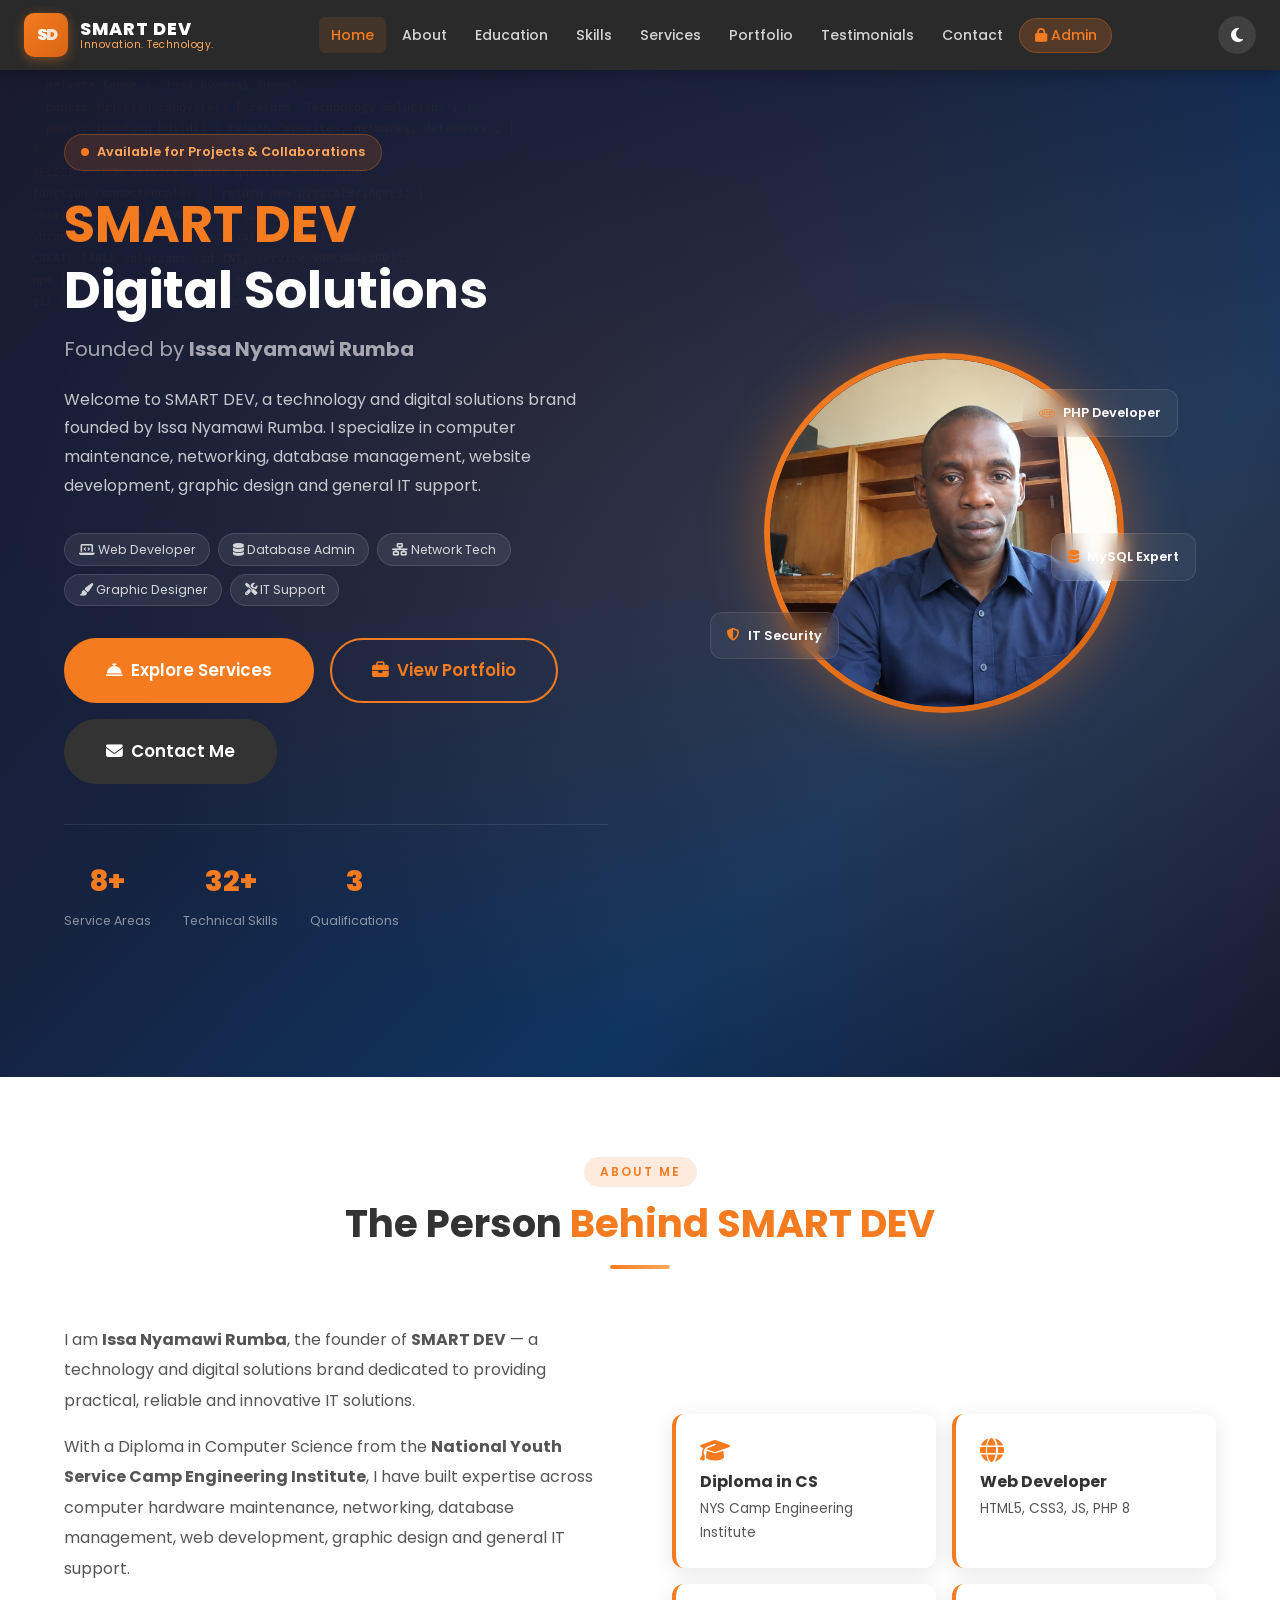
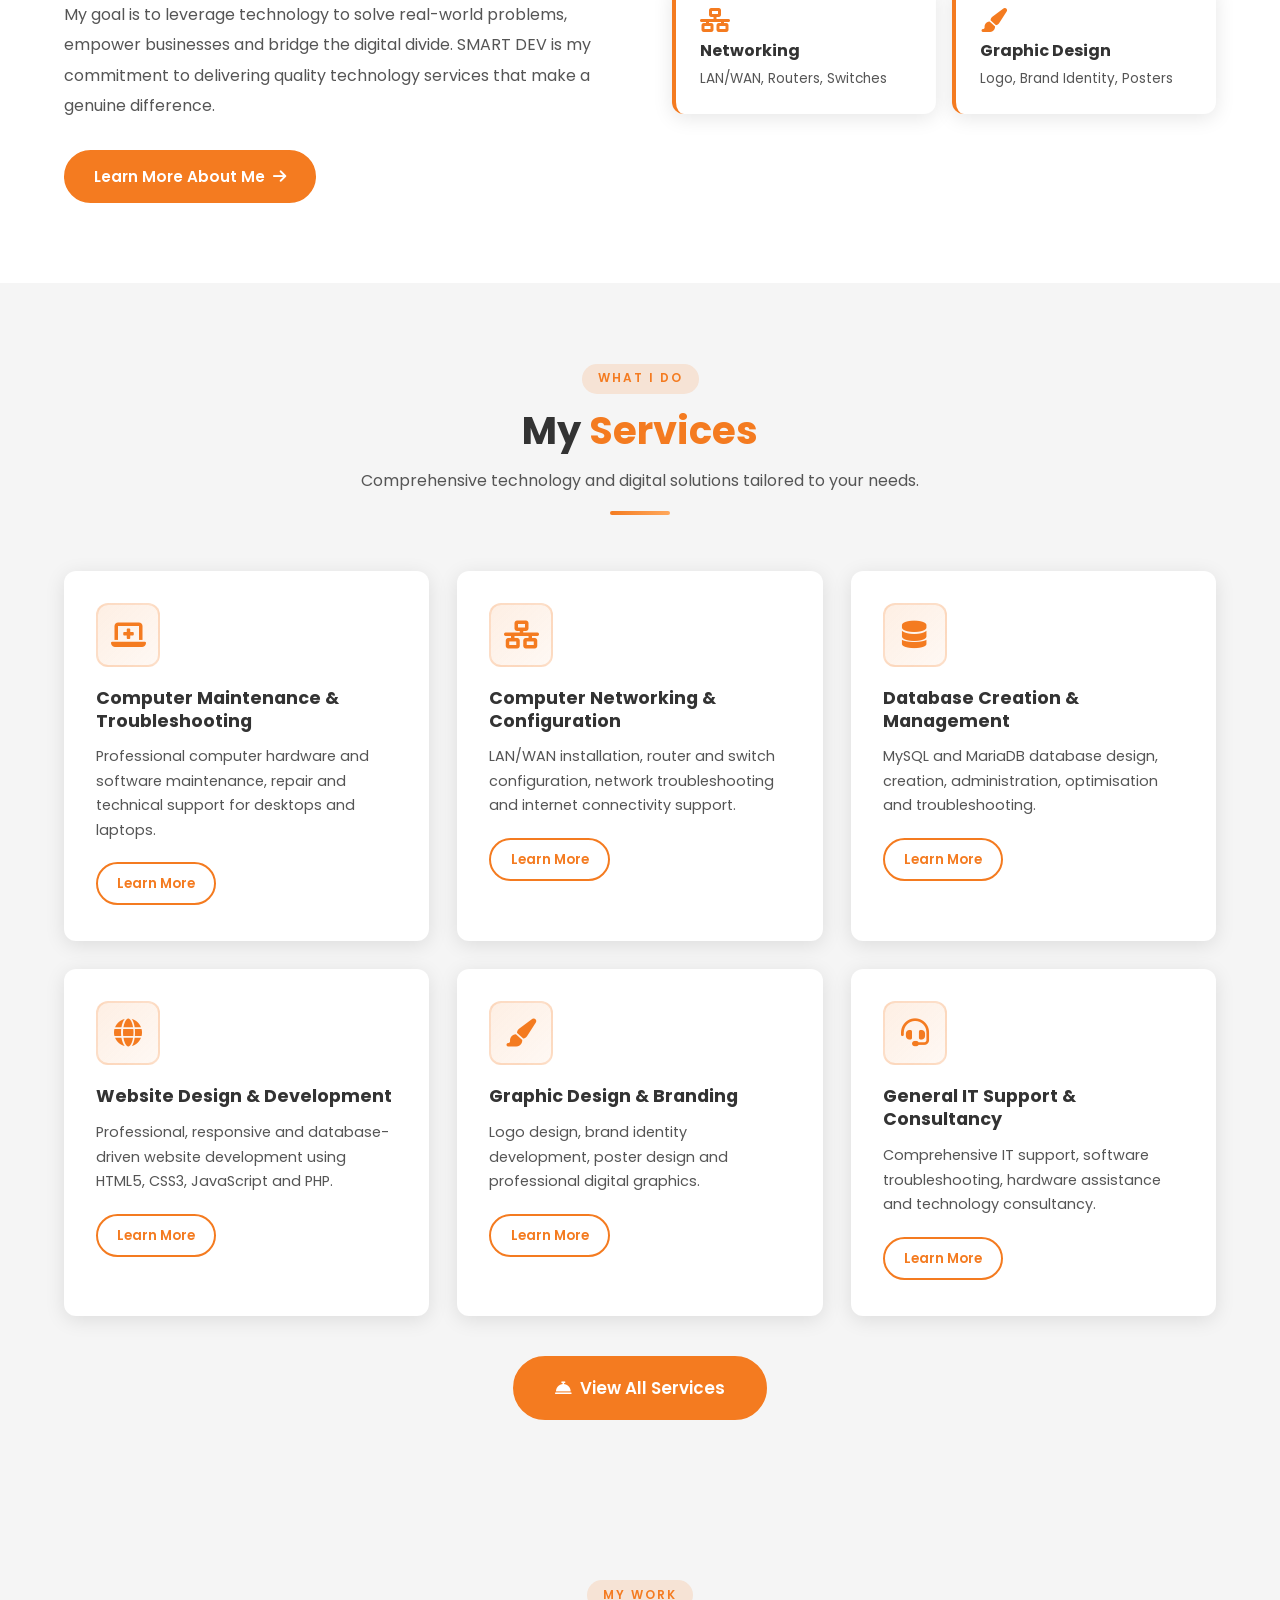
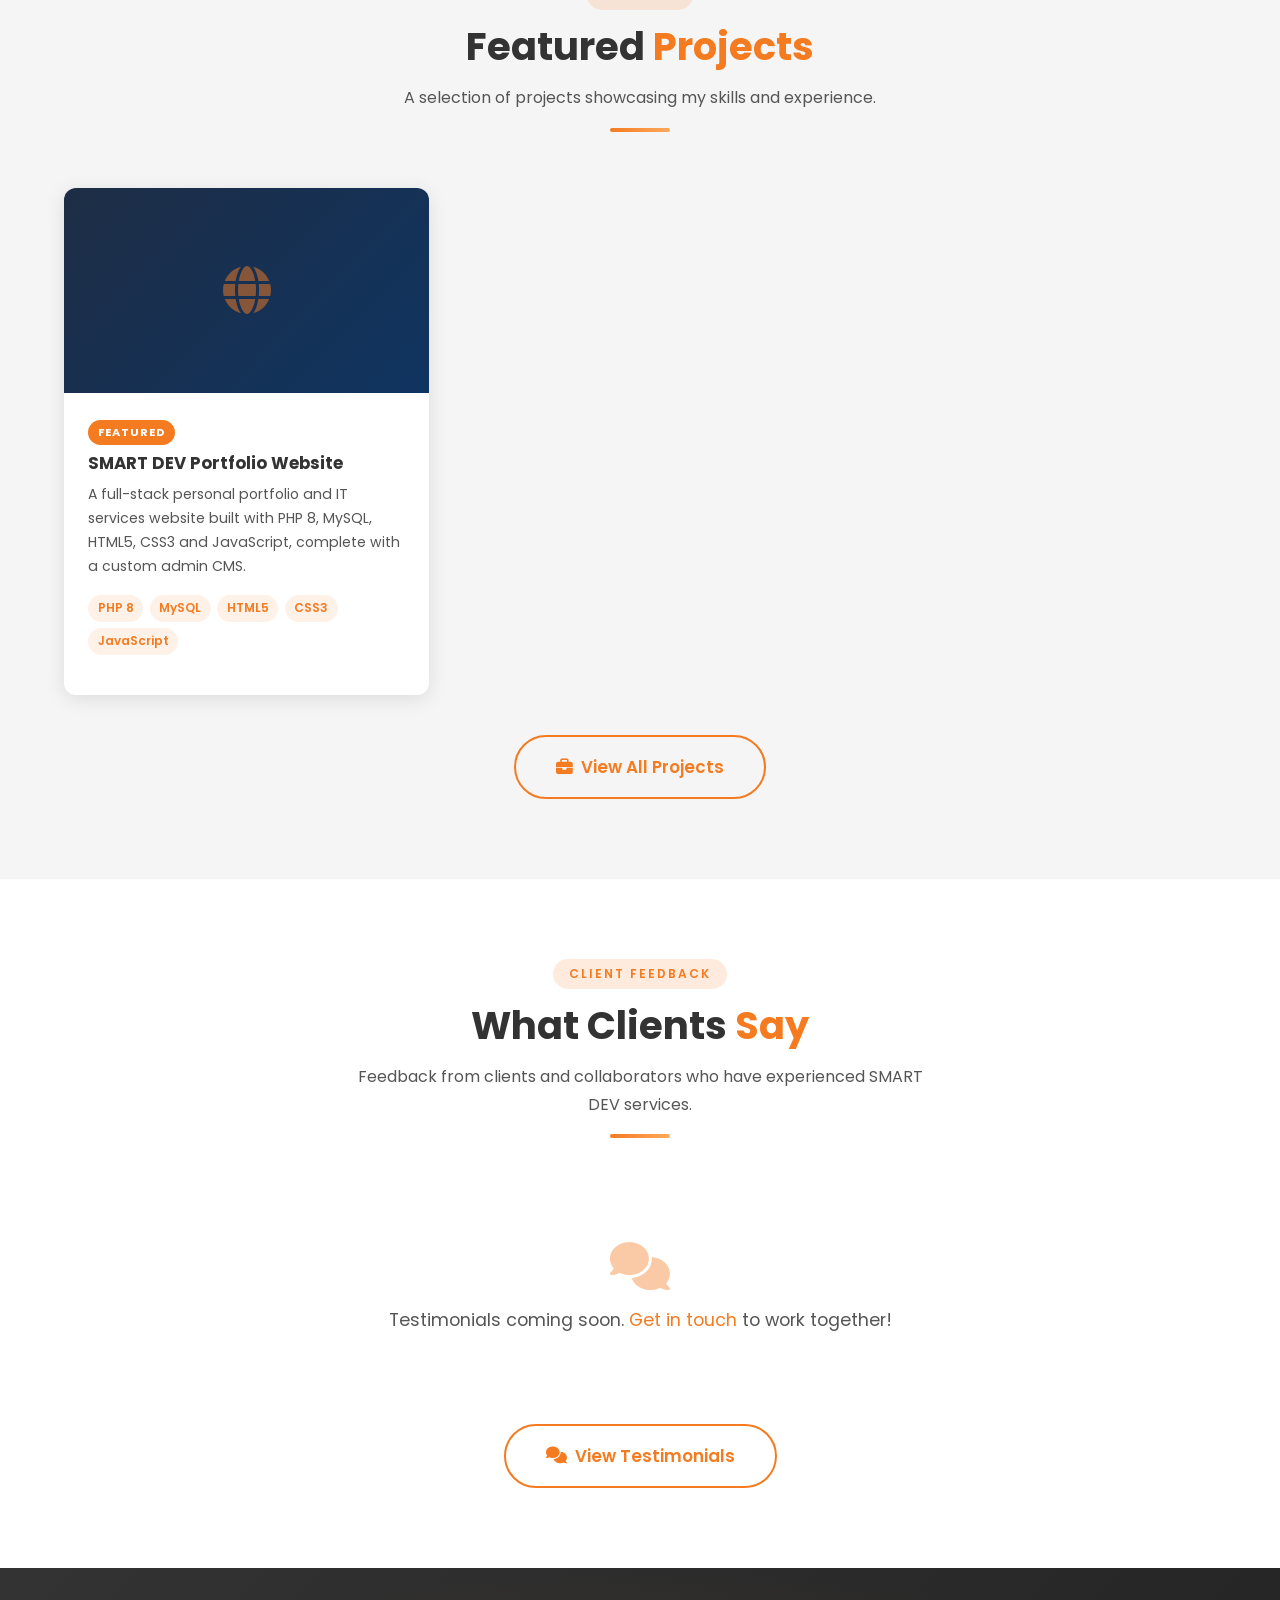
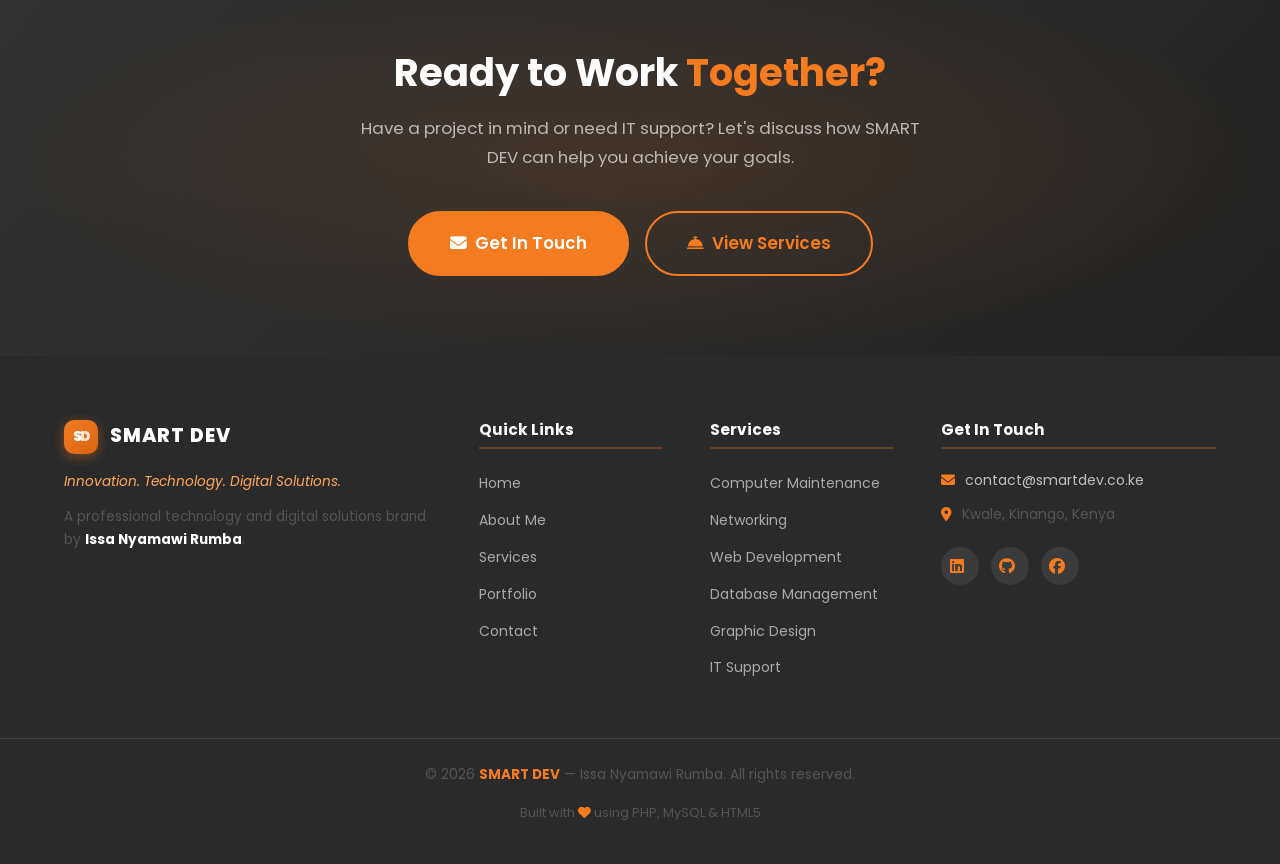
<file: html/index.html>
<!DOCTYPE html>
<html lang="en" data-theme="light">
<head>
  <meta charset="UTF-8">
  <meta name="viewport" content="width=device-width, initial-scale=1.0">
  <meta name="description" content="SMART DEV – Innovation. Technology. Digital Solutions. Professional IT services by Issa Nyamawi Rumba: computer maintenance, networking, web development, database management and graphic design.">
  <meta name="author" content="Issa Nyamawi Rumba">
  <title>SMART DEV | Issa Nyamawi Rumba – IT Support, Web Development &amp; Digital Solutions</title>
  <link rel="icon" type="image/svg+xml" href="../assets/images/favicon.svg">
  <link rel="stylesheet" href="https://cdnjs.cloudflare.com/ajax/libs/font-awesome/6.5.1/css/all.min.css" crossorigin="anonymous" referrerpolicy="no-referrer">
  <link rel="preconnect" href="https://fonts.googleapis.com">
  <link rel="preconnect" href="https://fonts.gstatic.com" crossorigin>
  <link href="https://fonts.googleapis.com/css2?family=Poppins:wght@300;400;500;600;700;800&family=Fira+Code:wght@400;500&display=swap" rel="stylesheet">
  <link rel="stylesheet" href="../assets/css/style.css">
  <link rel="stylesheet" href="html-preview.css">
</head>
<body>

<!-- ======================== NAVIGATION ======================== -->
<nav class="navbar" id="navbar">
  <div class="nav-container">
    <a href="index.html" class="nav-logo" aria-label="SMART DEV Home">
      <div class="logo-icon"><span class="logo-s">S</span><span class="logo-d">D</span></div>
      <div class="logo-text">
        <span class="brand-name">SMART DEV</span>
        <span class="brand-tagline">Innovation. Technology.</span>
      </div>
    </a>
    <ul class="nav-links" id="navLinks">
      <li><a href="index.html" class="active">Home</a></li>
      <li><a href="about.html">About</a></li>
      <li><a href="education.html">Education</a></li>
      <li><a href="skills.html">Skills</a></li>
      <li><a href="services.html">Services</a></li>
      <li><a href="portfolio.html">Portfolio</a></li>
      <li><a href="testimonials.html">Testimonials</a></li>
      <li><a href="contact.html">Contact</a></li>
      <li><a href="../admin/login.php" class="nav-admin-btn"><i class="fas fa-lock"></i> Admin</a></li>
    </ul>
    <div class="nav-controls">
      <button class="theme-toggle" id="themeToggle" aria-label="Toggle dark mode"><i class="fas fa-moon" id="themeIcon"></i></button>
      <button class="hamburger" id="hamburger" aria-label="Open navigation menu" aria-expanded="false"><span></span><span></span><span></span></button>
    </div>
  </div>
</nav>
<div class="nav-overlay" id="navOverlay"></div>

<main>

<!-- ======================================================
     HERO SECTION
====================================================== -->
<section class="hero" id="home">
  <div class="hero-bg-code" aria-hidden="true">
&lt;?php class SmartDev {
  private $name = 'Issa Nyamawi Rumba';
  public function innovate() { return 'Technology Solutions'; }
  public function build() { return 'websites, networks, databases'; }
}
SELECT * FROM services WHERE quality = 'premium';
function connectPeople() { return new DigitalBridge(); }
&lt;html&gt;&lt;head&gt;&lt;title&gt;SMART DEV&lt;/title&gt;&lt;/head&gt;
.brand { color: #F47B20; innovation: true; }
CREATE TABLE solutions (id INT, service VARCHAR(100));
npm install smart-dev --save-future
git commit -m "Innovation. Technology. Digital Solutions."
  </div>
  <div class="hero-container">
    <!-- Text Content -->
    <div class="hero-text">
      <div class="hero-badge">
        <span class="dot"></span>
        Available for Projects &amp; Collaborations
      </div>
      <h1 class="hero-title">
        <span class="orange">SMART DEV</span><br>
        Digital Solutions
      </h1>
      <p class="hero-name">Founded by <strong>Issa Nyamawi Rumba</strong></p>
      <p class="hero-desc">Welcome to SMART DEV, a technology and digital solutions brand founded by Issa Nyamawi Rumba. I specialize in computer maintenance, networking, database management, website development, graphic design and general IT support.</p>
      <div class="hero-roles">
        <span class="hero-role-tag"><i class="fas fa-laptop-code"></i> Web Developer</span>
        <span class="hero-role-tag"><i class="fas fa-database"></i> Database Admin</span>
        <span class="hero-role-tag"><i class="fas fa-network-wired"></i> Network Tech</span>
        <span class="hero-role-tag"><i class="fas fa-paint-brush"></i> Graphic Designer</span>
        <span class="hero-role-tag"><i class="fas fa-tools"></i> IT Support</span>
      </div>
      <div class="hero-cta">
        <a href="services.html" class="btn btn-primary btn-lg"><i class="fas fa-concierge-bell"></i> Explore Services</a>
        <a href="portfolio.html" class="btn btn-outline btn-lg"><i class="fas fa-briefcase"></i> View Portfolio</a>
        <a href="contact.html" class="btn btn-dark btn-lg"><i class="fas fa-envelope"></i> Contact Me</a>
      </div>
      <div class="hero-stats">
        <div class="hero-stat">
          <span class="hero-stat-number" data-count="8" data-suffix="+">0+</span>
          <span class="hero-stat-label">Service Areas</span>
        </div>
        <div class="hero-stat">
          <span class="hero-stat-number" data-count="32" data-suffix="+">0+</span>
          <span class="hero-stat-label">Technical Skills</span>
        </div>
        <div class="hero-stat">
          <span class="hero-stat-number" data-count="3">0</span>
          <span class="hero-stat-label">Qualifications</span>
        </div>
      </div>
    </div>
    <!-- Hero Visual -->
    <div class="hero-visual">
      <div class="hero-photo-frame">
        <div class="hero-photo-circle">
          <div class="hero-photo-inner">
            <img src="../uploads/profile/profile_photo.png" alt="Issa Nyamawi Rumba – Founder, SMART DEV">
          </div>
        </div>
        <div class="hero-float-badge badge-1"><i class="fab fa-php"></i> PHP Developer</div>
        <div class="hero-float-badge badge-2"><i class="fas fa-shield-alt"></i> IT Security</div>
        <div class="hero-float-badge badge-3"><i class="fas fa-database"></i> MySQL Expert</div>
      </div>
    </div>
  </div>
</section>

<!-- ======================================================
     ABOUT PREVIEW
====================================================== -->
<section class="about-preview" id="about-preview">
  <div class="container">
    <div class="section-header">
      <span class="badge">About Me</span>
      <h2>The Person <span>Behind SMART DEV</span></h2>
      <div class="divider"></div>
    </div>
    <div class="about-preview-grid">
      <div class="about-preview-text">
        <p>I am <strong>Issa Nyamawi Rumba</strong>, the founder of <strong>SMART DEV</strong> — a technology and digital solutions brand dedicated to providing practical, reliable and innovative IT solutions.</p>
        <p>With a Diploma in Computer Science from the <strong>National Youth Service Camp Engineering Institute</strong>, I have built expertise across computer hardware maintenance, networking, database management, web development, graphic design and general IT support.</p>
        <p>My goal is to leverage technology to solve real-world problems, empower businesses and bridge the digital divide. SMART DEV is my commitment to delivering quality technology services that make a genuine difference.</p>
        <a href="about.html" class="btn btn-primary">Learn More About Me <i class="fas fa-arrow-right"></i></a>
      </div>
      <div class="about-preview-highlights">
        <div class="highlight-card">
          <i class="fas fa-graduation-cap"></i>
          <h4>Diploma in CS</h4>
          <p>NYS Camp Engineering Institute</p>
        </div>
        <div class="highlight-card">
          <i class="fas fa-globe"></i>
          <h4>Web Developer</h4>
          <p>HTML5, CSS3, JS, PHP 8</p>
        </div>
        <div class="highlight-card">
          <i class="fas fa-network-wired"></i>
          <h4>Networking</h4>
          <p>LAN/WAN, Routers, Switches</p>
        </div>
        <div class="highlight-card">
          <i class="fas fa-paint-brush"></i>
          <h4>Graphic Design</h4>
          <p>Logo, Brand Identity, Posters</p>
        </div>
      </div>
    </div>
  </div>
</section>

<!-- ======================================================
     SERVICES PREVIEW
====================================================== -->
<section class="services-section" id="services">
  <div class="container">
    <div class="section-header">
      <span class="badge">What I Do</span>
      <h2>My <span>Services</span></h2>
      <p>Comprehensive technology and digital solutions tailored to your needs.</p>
      <div class="divider"></div>
    </div>
    <div class="services-grid">
      <div class="service-card">
        <div class="service-icon"><i class="fas fa-laptop-medical"></i></div>
        <h3>Computer Maintenance &amp; Troubleshooting</h3>
        <p>Professional computer hardware and software maintenance, repair and technical support for desktops and laptops.</p>
        <a href="services.html" class="btn btn-outline btn-sm">Learn More</a>
      </div>
      <div class="service-card">
        <div class="service-icon"><i class="fas fa-network-wired"></i></div>
        <h3>Computer Networking &amp; Configuration</h3>
        <p>LAN/WAN installation, router and switch configuration, network troubleshooting and internet connectivity support.</p>
        <a href="services.html" class="btn btn-outline btn-sm">Learn More</a>
      </div>
      <div class="service-card">
        <div class="service-icon"><i class="fas fa-database"></i></div>
        <h3>Database Creation &amp; Management</h3>
        <p>MySQL and MariaDB database design, creation, administration, optimisation and troubleshooting.</p>
        <a href="services.html" class="btn btn-outline btn-sm">Learn More</a>
      </div>
      <div class="service-card">
        <div class="service-icon"><i class="fas fa-globe"></i></div>
        <h3>Website Design &amp; Development</h3>
        <p>Professional, responsive and database-driven website development using HTML5, CSS3, JavaScript and PHP.</p>
        <a href="services.html" class="btn btn-outline btn-sm">Learn More</a>
      </div>
      <div class="service-card">
        <div class="service-icon"><i class="fas fa-paint-brush"></i></div>
        <h3>Graphic Design &amp; Branding</h3>
        <p>Logo design, brand identity development, poster design and professional digital graphics.</p>
        <a href="services.html" class="btn btn-outline btn-sm">Learn More</a>
      </div>
      <div class="service-card">
        <div class="service-icon"><i class="fas fa-headset"></i></div>
        <h3>General IT Support &amp; Consultancy</h3>
        <p>Comprehensive IT support, software troubleshooting, hardware assistance and technology consultancy.</p>
        <a href="services.html" class="btn btn-outline btn-sm">Learn More</a>
      </div>
    </div>
    <div style="text-align:center;margin-top:2.5rem;">
      <a href="services.html" class="btn btn-primary btn-lg"><i class="fas fa-concierge-bell"></i> View All Services</a>
    </div>
  </div>
</section>

<!-- ======================================================
     PORTFOLIO PREVIEW
====================================================== -->
<section class="portfolio-section" id="portfolio">
  <div class="container">
    <div class="section-header">
      <span class="badge">My Work</span>
      <h2>Featured <span>Projects</span></h2>
      <p>A selection of projects showcasing my skills and experience.</p>
      <div class="divider"></div>
    </div>
    <div class="projects-grid">
      <div class="project-card">
        <div class="project-thumbnail placeholder-thumb">
          <i class="fas fa-globe"></i>
        </div>
        <div class="project-content">
          <span class="project-badge featured">Featured</span>
          <h3>SMART DEV Portfolio Website</h3>
          <p>A full-stack personal portfolio and IT services website built with PHP 8, MySQL, HTML5, CSS3 and JavaScript, complete with a custom admin CMS.</p>
          <div class="project-tech">
            <span>PHP 8</span><span>MySQL</span><span>HTML5</span><span>CSS3</span><span>JavaScript</span>
          </div>
        </div>
      </div>
    </div>
    <div style="text-align:center;margin-top:2.5rem;">
      <a href="portfolio.html" class="btn btn-outline btn-lg"><i class="fas fa-briefcase"></i> View All Projects</a>
    </div>
  </div>
</section>

<!-- ======================================================
     TESTIMONIALS PREVIEW
====================================================== -->
<section class="testimonials-section" id="testimonials">
  <div class="container">
    <div class="section-header">
      <span class="badge">Client Feedback</span>
      <h2>What Clients <span>Say</span></h2>
      <p>Feedback from clients and collaborators who have experienced SMART DEV services.</p>
      <div class="divider"></div>
    </div>
    <div class="testimonials-empty" style="text-align:center;padding:3rem 0;">
      <i class="fas fa-comments" style="font-size:3rem;color:var(--orange);opacity:0.4;display:block;margin-bottom:1rem;"></i>
      <p style="font-size:1.1rem;">Testimonials coming soon. <a href="contact.html">Get in touch</a> to work together!</p>
    </div>
    <div style="text-align:center;margin-top:1.5rem;">
      <a href="testimonials.html" class="btn btn-outline btn-lg"><i class="fas fa-comments"></i> View Testimonials</a>
    </div>
  </div>
</section>

<!-- ======================================================
     CTA BANNER
====================================================== -->
<section class="cta-section">
  <div class="container">
    <div class="cta-content">
      <h2>Ready to Work <span>Together?</span></h2>
      <p>Have a project in mind or need IT support? Let's discuss how SMART DEV can help you achieve your goals.</p>
      <div class="cta-buttons">
        <a href="contact.html" class="btn btn-primary btn-lg"><i class="fas fa-envelope"></i> Get In Touch</a>
        <a href="services.html" class="btn btn-outline btn-lg"><i class="fas fa-concierge-bell"></i> View Services</a>
      </div>
    </div>
  </div>
</section>

</main>

<!-- ======================== FOOTER ======================== -->
<footer class="site-footer">
  <div class="footer-container">
    <div class="footer-brand">
      <div class="footer-logo">
        <div class="logo-icon small"><span class="logo-s">S</span><span class="logo-d">D</span></div>
        <span class="brand-name">SMART DEV</span>
      </div>
      <p class="footer-tagline">Innovation. Technology. Digital Solutions.</p>
      <p class="footer-desc">A professional technology and digital solutions brand by <strong>Issa Nyamawi Rumba</strong>.</p>
    </div>
    <div class="footer-links">
      <h4>Quick Links</h4>
      <ul>
        <li><a href="index.html">Home</a></li>
        <li><a href="about.html">About Me</a></li>
        <li><a href="services.html">Services</a></li>
        <li><a href="portfolio.html">Portfolio</a></li>
        <li><a href="contact.html">Contact</a></li>
      </ul>
    </div>
    <div class="footer-links">
      <h4>Services</h4>
      <ul>
        <li><a href="services.html">Computer Maintenance</a></li>
        <li><a href="services.html">Networking</a></li>
        <li><a href="services.html">Web Development</a></li>
        <li><a href="services.html">Database Management</a></li>
        <li><a href="services.html">Graphic Design</a></li>
        <li><a href="services.html">IT Support</a></li>
      </ul>
    </div>
    <div class="footer-contact">
      <h4>Get In Touch</h4>
      <p><i class="fas fa-envelope"></i> <a href="mailto:contact@smartdev.co.ke">contact@smartdev.co.ke</a></p>
      <p><i class="fas fa-map-marker-alt"></i> Kwale, Kinango, Kenya</p>
      <div class="footer-social">
        <a href="#" aria-label="LinkedIn"><i class="fab fa-linkedin"></i></a>
        <a href="#" aria-label="GitHub"><i class="fab fa-github"></i></a>
        <a href="#" aria-label="Facebook"><i class="fab fa-facebook"></i></a>
      </div>
    </div>
  </div>
  <div class="footer-bottom">
    <p>&copy; 2026 <strong>SMART DEV</strong> &mdash; Issa Nyamawi Rumba. All rights reserved.</p>
    <p class="footer-stack">Built with <i class="fas fa-heart" style="color:#F47B20"></i> using PHP, MySQL &amp; HTML5</p>
  </div>
</footer>

<button class="back-to-top" id="backToTop" aria-label="Back to top"><i class="fas fa-chevron-up"></i></button>
<script src="../assets/js/script.js"></script>
</body>
</html>
</file>
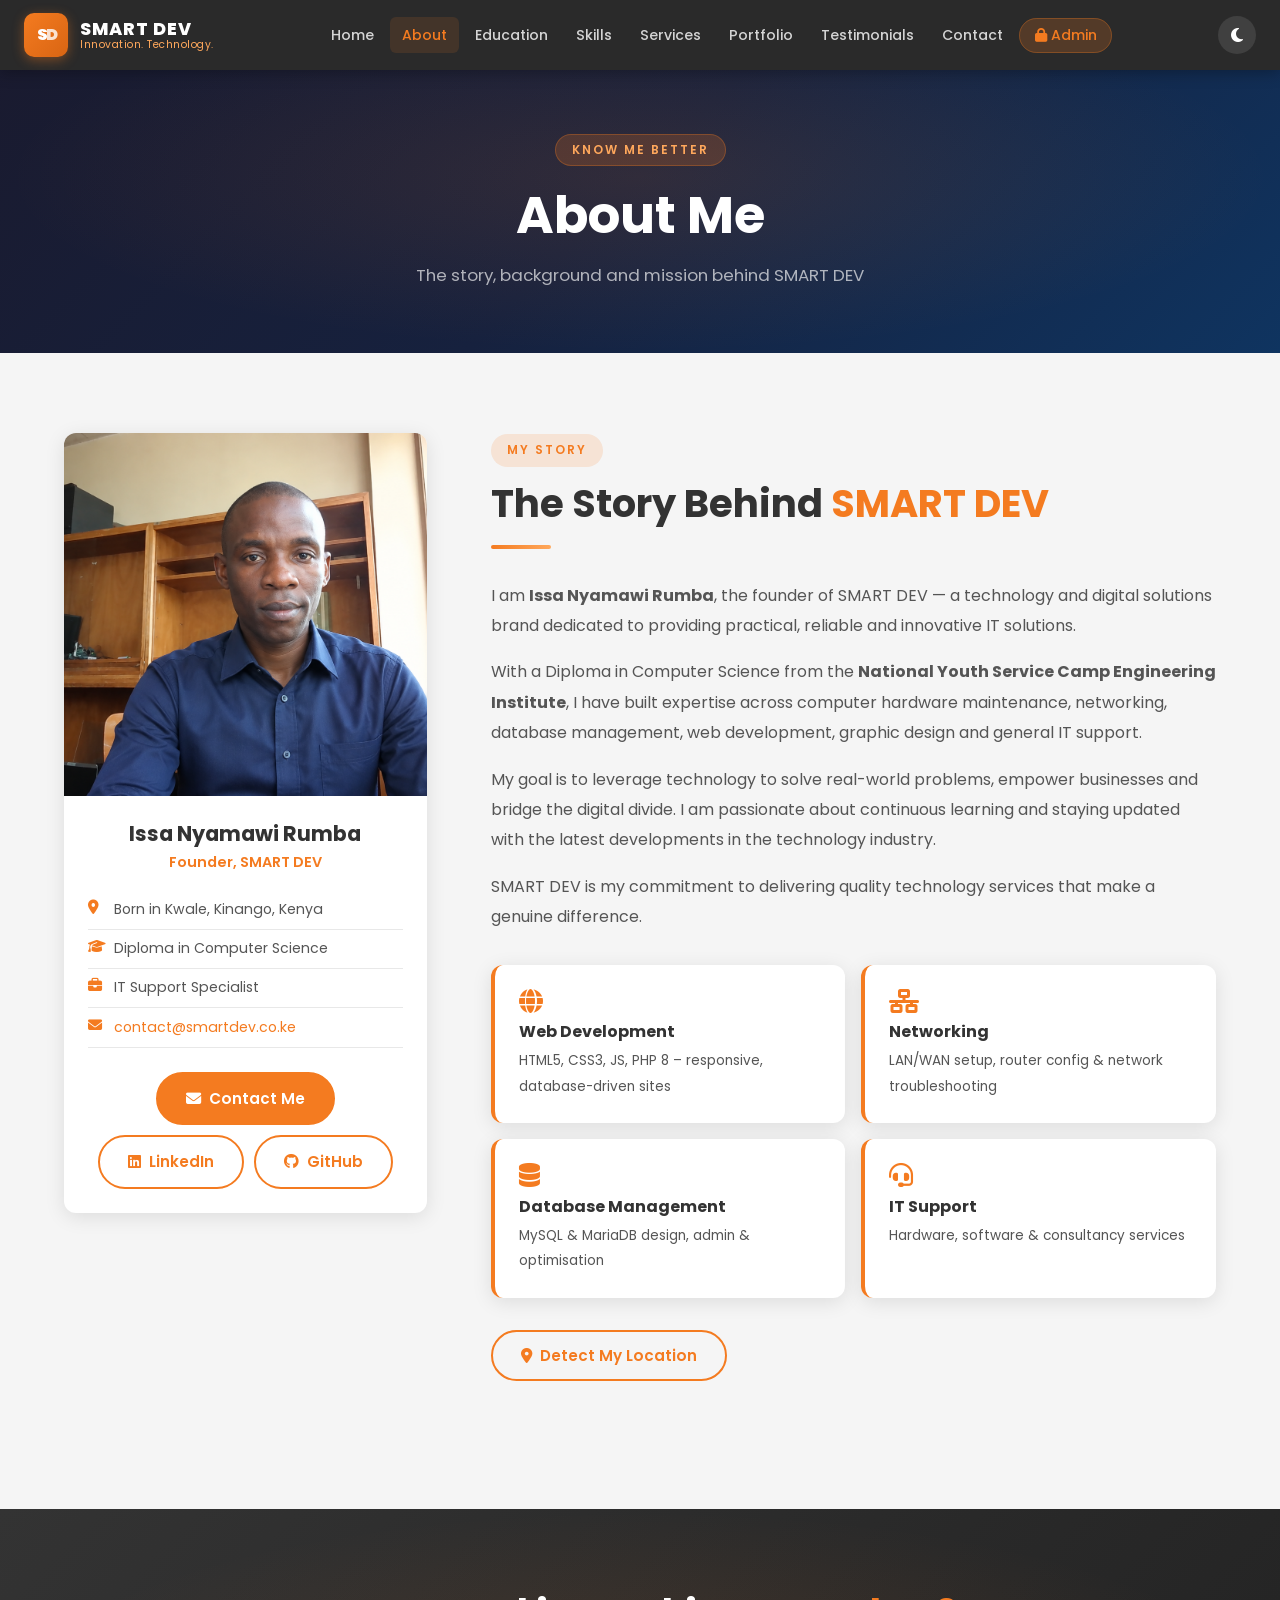
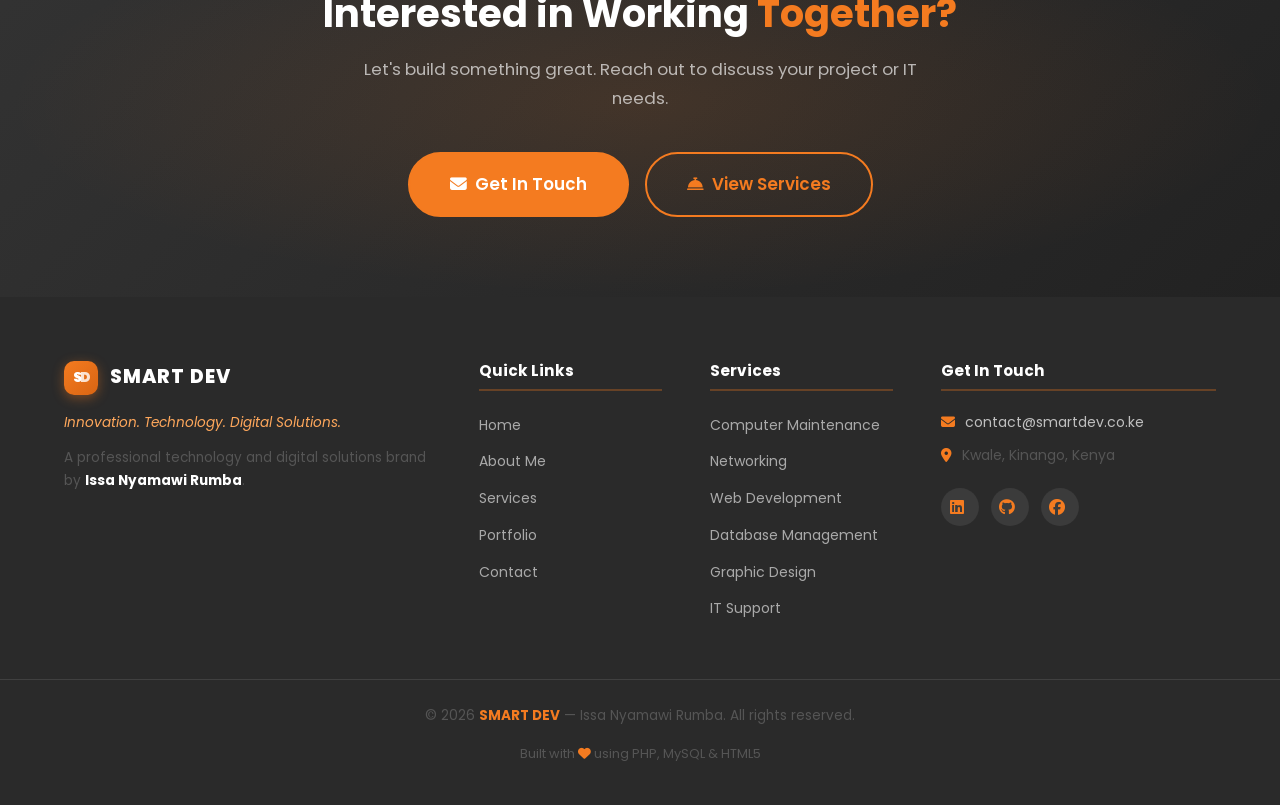
<file: html/about.html>
<!DOCTYPE html>
<html lang="en" data-theme="light">
<head>
  <meta charset="UTF-8">
  <meta name="viewport" content="width=device-width, initial-scale=1.0">
  <meta name="description" content="About Issa Nyamawi Rumba – Founder of SMART DEV. IT professional with a Diploma in Computer Science from NYS Camp Engineering Institute.">
  <title>About | SMART DEV – Issa Nyamawi Rumba</title>
  <link rel="icon" type="image/svg+xml" href="../assets/images/favicon.svg">
  <link rel="stylesheet" href="https://cdnjs.cloudflare.com/ajax/libs/font-awesome/6.5.1/css/all.min.css" crossorigin="anonymous" referrerpolicy="no-referrer">
  <link rel="preconnect" href="https://fonts.googleapis.com">
  <link rel="preconnect" href="https://fonts.gstatic.com" crossorigin>
  <link href="https://fonts.googleapis.com/css2?family=Poppins:wght@300;400;500;600;700;800&family=Fira+Code:wght@400;500&display=swap" rel="stylesheet">
  <link rel="stylesheet" href="../assets/css/style.css">
  <link rel="stylesheet" href="html-preview.css">
</head>
<body>

<nav class="navbar" id="navbar">
  <div class="nav-container">
    <a href="index.html" class="nav-logo" aria-label="SMART DEV Home">
      <div class="logo-icon"><span class="logo-s">S</span><span class="logo-d">D</span></div>
      <div class="logo-text">
        <span class="brand-name">SMART DEV</span>
        <span class="brand-tagline">Innovation. Technology.</span>
      </div>
    </a>
    <ul class="nav-links" id="navLinks">
      <li><a href="index.html">Home</a></li>
      <li><a href="about.html" class="active">About</a></li>
      <li><a href="education.html">Education</a></li>
      <li><a href="skills.html">Skills</a></li>
      <li><a href="services.html">Services</a></li>
      <li><a href="portfolio.html">Portfolio</a></li>
      <li><a href="testimonials.html">Testimonials</a></li>
      <li><a href="contact.html">Contact</a></li>
      <li><a href="../admin/login.php" class="nav-admin-btn"><i class="fas fa-lock"></i> Admin</a></li>
    </ul>
    <div class="nav-controls">
      <button class="theme-toggle" id="themeToggle" aria-label="Toggle dark mode"><i class="fas fa-moon" id="themeIcon"></i></button>
      <button class="hamburger" id="hamburger" aria-label="Open navigation menu" aria-expanded="false"><span></span><span></span><span></span></button>
    </div>
  </div>
</nav>
<div class="nav-overlay" id="navOverlay"></div>

<main>

<!-- Page Hero -->
<section class="page-hero">
  <div class="container">
    <div class="page-hero-content">
      <span class="badge">Know Me Better</span>
      <h1>About <span class="orange">Me</span></h1>
      <p>The story, background and mission behind SMART DEV</p>
    </div>
  </div>
</section>

<!-- About Content -->
<section class="about-section">
  <div class="container">
    <div class="about-grid">

      <!-- Left: Profile Card -->
      <div class="about-profile-card">
        <div class="about-photo-wrap">
          <img src="../uploads/profile/profile_photo.png" alt="Issa Nyamawi Rumba – Founder, SMART DEV" style="width:100%;height:100%;object-fit:cover;display:block;">
        </div>
        <div class="about-card-info">
          <h2>Issa Nyamawi Rumba</h2>
          <p class="about-role">Founder, SMART DEV</p>
          <ul class="about-details-list">
            <li><i class="fas fa-map-marker-alt"></i> <span>Born in Kwale, Kinango, Kenya</span></li>
            <li><i class="fas fa-graduation-cap"></i> <span>Diploma in Computer Science</span></li>
            <li><i class="fas fa-briefcase"></i> <span>IT Support Specialist</span></li>
            <li><i class="fas fa-envelope"></i> <a href="mailto:contact@smartdev.co.ke">contact@smartdev.co.ke</a></li>
          </ul>
          <div class="about-card-btns">
            <a href="contact.html" class="btn btn-primary"><i class="fas fa-envelope"></i> Contact Me</a>
            <a href="https://linkedin.com" class="btn btn-outline" target="_blank" rel="noopener noreferrer"><i class="fab fa-linkedin"></i> LinkedIn</a>
            <a href="https://github.com" class="btn btn-outline" target="_blank" rel="noopener noreferrer"><i class="fab fa-github"></i> GitHub</a>
          </div>
        </div>
      </div>

      <!-- Right: Bio -->
      <div class="about-bio">
        <div class="section-header" style="text-align:left;margin-bottom:2rem;">
          <span class="badge">My Story</span>
          <h2>The Story Behind <span>SMART DEV</span></h2>
          <div class="divider" style="margin:1rem 0;"></div>
        </div>
        <p>I am <strong>Issa Nyamawi Rumba</strong>, the founder of SMART DEV — a technology and digital solutions brand dedicated to providing practical, reliable and innovative IT solutions.</p>
        <p>With a Diploma in Computer Science from the <strong>National Youth Service Camp Engineering Institute</strong>, I have built expertise across computer hardware maintenance, networking, database management, web development, graphic design and general IT support.</p>
        <p>My goal is to leverage technology to solve real-world problems, empower businesses and bridge the digital divide. I am passionate about continuous learning and staying updated with the latest developments in the technology industry.</p>
        <p>SMART DEV is my commitment to delivering quality technology services that make a genuine difference.</p>

        <div class="about-highlights-grid">
          <div class="highlight-card">
            <i class="fas fa-globe"></i>
            <h4>Web Development</h4>
            <p>HTML5, CSS3, JS, PHP 8 – responsive, database-driven sites</p>
          </div>
          <div class="highlight-card">
            <i class="fas fa-network-wired"></i>
            <h4>Networking</h4>
            <p>LAN/WAN setup, router config &amp; network troubleshooting</p>
          </div>
          <div class="highlight-card">
            <i class="fas fa-database"></i>
            <h4>Database Management</h4>
            <p>MySQL &amp; MariaDB design, admin &amp; optimisation</p>
          </div>
          <div class="highlight-card">
            <i class="fas fa-headset"></i>
            <h4>IT Support</h4>
            <p>Hardware, software &amp; consultancy services</p>
          </div>
        </div>

        <!-- Geolocation -->
        <div style="margin-top:2rem;">
          <button class="btn btn-outline" id="geoBtn"><i class="fas fa-map-marker-alt"></i> Detect My Location</button>
          <p id="geoResult" style="margin-top:0.75rem;color:var(--grey-mid);font-size:0.9rem;"></p>
        </div>
      </div>
    </div>
  </div>
</section>

<!-- CTA -->
<section class="cta-section">
  <div class="container">
    <div class="cta-content">
      <h2>Interested in Working <span>Together?</span></h2>
      <p>Let's build something great. Reach out to discuss your project or IT needs.</p>
      <div class="cta-buttons">
        <a href="contact.html" class="btn btn-primary btn-lg"><i class="fas fa-envelope"></i> Get In Touch</a>
        <a href="services.html" class="btn btn-outline btn-lg"><i class="fas fa-concierge-bell"></i> View Services</a>
      </div>
    </div>
  </div>
</section>

</main>

<footer class="site-footer">
  <div class="footer-container">
    <div class="footer-brand">
      <div class="footer-logo">
        <div class="logo-icon small"><span class="logo-s">S</span><span class="logo-d">D</span></div>
        <span class="brand-name">SMART DEV</span>
      </div>
      <p class="footer-tagline">Innovation. Technology. Digital Solutions.</p>
      <p class="footer-desc">A professional technology and digital solutions brand by <strong>Issa Nyamawi Rumba</strong>.</p>
    </div>
    <div class="footer-links">
      <h4>Quick Links</h4>
      <ul>
        <li><a href="index.html">Home</a></li>
        <li><a href="about.html">About Me</a></li>
        <li><a href="services.html">Services</a></li>
        <li><a href="portfolio.html">Portfolio</a></li>
        <li><a href="contact.html">Contact</a></li>
      </ul>
    </div>
    <div class="footer-links">
      <h4>Services</h4>
      <ul>
        <li><a href="services.html">Computer Maintenance</a></li>
        <li><a href="services.html">Networking</a></li>
        <li><a href="services.html">Web Development</a></li>
        <li><a href="services.html">Database Management</a></li>
        <li><a href="services.html">Graphic Design</a></li>
        <li><a href="services.html">IT Support</a></li>
      </ul>
    </div>
    <div class="footer-contact">
      <h4>Get In Touch</h4>
      <p><i class="fas fa-envelope"></i> <a href="mailto:contact@smartdev.co.ke">contact@smartdev.co.ke</a></p>
      <p><i class="fas fa-map-marker-alt"></i> Kwale, Kinango, Kenya</p>
      <div class="footer-social">
        <a href="#" aria-label="LinkedIn"><i class="fab fa-linkedin"></i></a>
        <a href="#" aria-label="GitHub"><i class="fab fa-github"></i></a>
        <a href="#" aria-label="Facebook"><i class="fab fa-facebook"></i></a>
      </div>
    </div>
  </div>
  <div class="footer-bottom">
    <p>&copy; 2026 <strong>SMART DEV</strong> &mdash; Issa Nyamawi Rumba. All rights reserved.</p>
    <p class="footer-stack">Built with <i class="fas fa-heart" style="color:#F47B20"></i> using PHP, MySQL &amp; HTML5</p>
  </div>
</footer>
<button class="back-to-top" id="backToTop" aria-label="Back to top"><i class="fas fa-chevron-up"></i></button>
<script src="../assets/js/script.js"></script>
<script>
  // Geolocation detect
  const geoBtn = document.getElementById('geoBtn');
  const geoResult = document.getElementById('geoResult');
  if (geoBtn) {
    geoBtn.addEventListener('click', () => {
      if (!navigator.geolocation) { geoResult.textContent = 'Geolocation not supported.'; return; }
      geoResult.textContent = 'Detecting…';
      navigator.geolocation.getCurrentPosition(pos => {
        fetch(`https://nominatim.openstreetmap.org/reverse?lat=${pos.coords.latitude}&lon=${pos.coords.longitude}&format=json`)
          .then(r => r.json())
          .then(d => {
            const a = d.address || {};
            geoResult.textContent = 'Your location: ' + [a.town || a.city || a.village, a.state, a.country].filter(Boolean).join(', ');
          }).catch(() => { geoResult.textContent = 'Could not fetch location name.'; });
      }, () => { geoResult.textContent = 'Location access denied.'; });
    });
  }
</script>
</body>
</html>
</file>
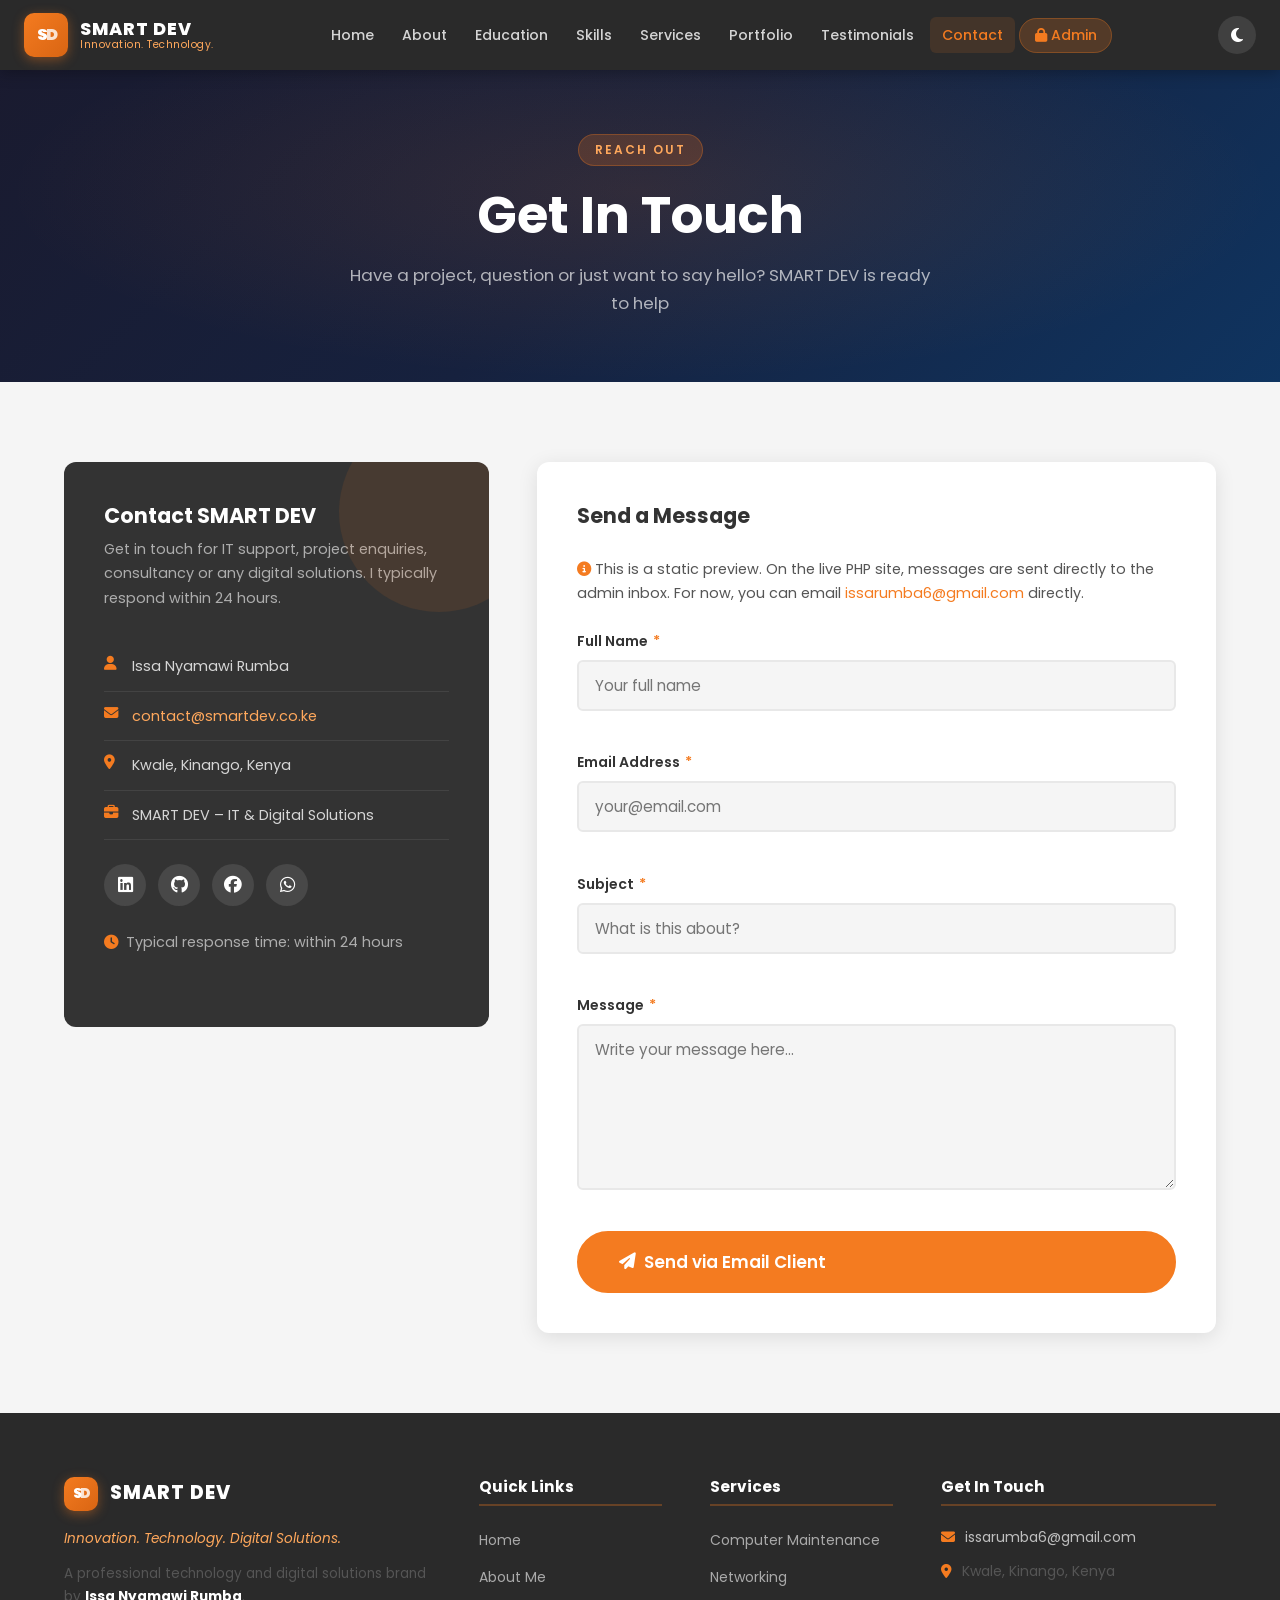
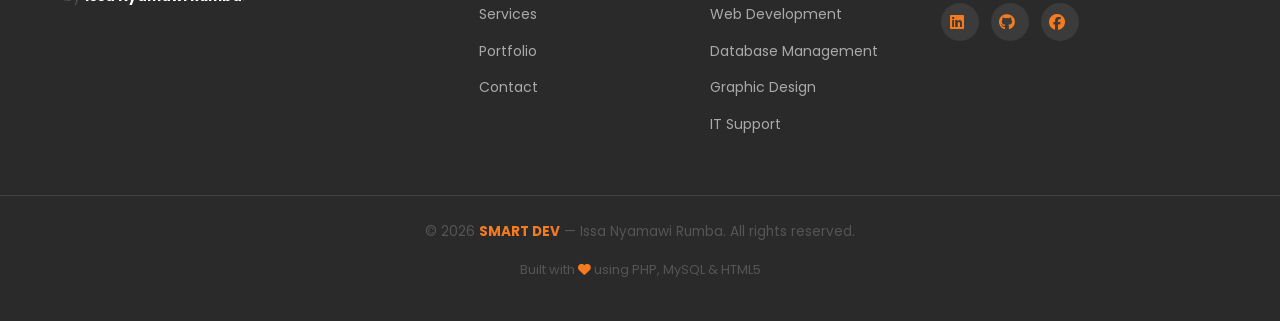
<file: html/contact.html>
<!DOCTYPE html>
<html lang="en" data-theme="light">
<head>
  <meta charset="UTF-8">
  <meta name="viewport" content="width=device-width, initial-scale=1.0">
  <meta name="description" content="Contact SMART DEV – Get in touch with Issa Nyamawi Rumba for IT support, web development, networking, database management and graphic design services.">
  <title>Contact | SMART DEV – Issa Nyamawi Rumba</title>
  <link rel="icon" type="image/svg+xml" href="../assets/images/favicon.svg">
  <link rel="stylesheet" href="https://cdnjs.cloudflare.com/ajax/libs/font-awesome/6.5.1/css/all.min.css" crossorigin="anonymous" referrerpolicy="no-referrer">
  <link rel="preconnect" href="https://fonts.googleapis.com">
  <link rel="preconnect" href="https://fonts.gstatic.com" crossorigin>
  <link href="https://fonts.googleapis.com/css2?family=Poppins:wght@300;400;500;600;700;800&family=Fira+Code:wght@400;500&display=swap" rel="stylesheet">
  <link rel="stylesheet" href="../assets/css/style.css">
  <link rel="stylesheet" href="html-preview.css">
</head>
<body>

<nav class="navbar" id="navbar">
  <div class="nav-container">
    <a href="index.html" class="nav-logo" aria-label="SMART DEV Home">
      <div class="logo-icon"><span class="logo-s">S</span><span class="logo-d">D</span></div>
      <div class="logo-text">
        <span class="brand-name">SMART DEV</span>
        <span class="brand-tagline">Innovation. Technology.</span>
      </div>
    </a>
    <ul class="nav-links" id="navLinks">
      <li><a href="index.html">Home</a></li>
      <li><a href="about.html">About</a></li>
      <li><a href="education.html">Education</a></li>
      <li><a href="skills.html">Skills</a></li>
      <li><a href="services.html">Services</a></li>
      <li><a href="portfolio.html">Portfolio</a></li>
      <li><a href="testimonials.html">Testimonials</a></li>
      <li><a href="contact.html" class="active">Contact</a></li>
      <li><a href="../admin/login.php" class="nav-admin-btn"><i class="fas fa-lock"></i> Admin</a></li>
    </ul>
    <div class="nav-controls">
      <button class="theme-toggle" id="themeToggle" aria-label="Toggle dark mode"><i class="fas fa-moon" id="themeIcon"></i></button>
      <button class="hamburger" id="hamburger" aria-label="Open navigation menu" aria-expanded="false"><span></span><span></span><span></span></button>
    </div>
  </div>
</nav>
<div class="nav-overlay" id="navOverlay"></div>

<main>

<section class="page-hero">
  <div class="container">
    <div class="page-hero-content">
      <span class="badge">Reach Out</span>
      <h1>Get In <span class="orange">Touch</span></h1>
      <p>Have a project, question or just want to say hello? SMART DEV is ready to help</p>
    </div>
  </div>
</section>

<section class="contact-section">
  <div class="container">
    <div class="contact-grid">

      <!-- Info Card -->
      <div class="contact-info-card">
        <h2>Contact <span>SMART DEV</span></h2>
        <p>Get in touch for IT support, project enquiries, consultancy or any digital solutions. I typically respond within 24 hours.</p>
        <ul class="contact-details">
          <li><i class="fas fa-user"></i> <span>Issa Nyamawi Rumba</span></li>
          <li><i class="fas fa-envelope"></i> <a href="mailto:contact@smartdev.co.ke">contact@smartdev.co.ke</a></li>
          <li><i class="fas fa-map-marker-alt"></i> <span>Kwale, Kinango, Kenya</span></li>
          <li><i class="fas fa-briefcase"></i> <span>SMART DEV – IT &amp; Digital Solutions</span></li>
        </ul>
        <div class="contact-social">
          <a href="#" aria-label="LinkedIn" class="social-btn"><i class="fab fa-linkedin"></i></a>
          <a href="#" aria-label="GitHub" class="social-btn"><i class="fab fa-github"></i></a>
          <a href="#" aria-label="Facebook" class="social-btn"><i class="fab fa-facebook"></i></a>
          <a href="#" aria-label="WhatsApp" class="social-btn"><i class="fab fa-whatsapp"></i></a>
        </div>
        <p class="contact-response-note"><i class="fas fa-clock"></i> Typical response time: within 24 hours</p>
      </div>

      <!-- Contact Form -->
      <div class="contact-form-card">
        <h3>Send a Message</h3>
        <p style="margin-bottom:1.5rem;color:var(--grey-mid);font-size:0.9rem;">
          <i class="fas fa-info-circle" style="color:var(--orange);"></i>
          This is a static preview. On the live PHP site, messages are sent directly to the admin inbox.
          For now, you can email <a href="mailto:issarumba6@gmail.com">issarumba6@gmail.com</a> directly.
        </p>
        <form id="contactForm" novalidate>
          <div class="form-group">
            <label for="full_name">Full Name <span class="required">*</span></label>
            <input type="text" id="full_name" name="full_name" placeholder="Your full name" required minlength="2" maxlength="100">
            <span class="field-error" id="err_name"></span>
          </div>
          <div class="form-group">
            <label for="email">Email Address <span class="required">*</span></label>
            <input type="email" id="email" name="email" placeholder="your@email.com" required>
            <span class="field-error" id="err_email"></span>
          </div>
          <div class="form-group">
            <label for="subject">Subject <span class="required">*</span></label>
            <input type="text" id="subject" name="subject" placeholder="What is this about?" required minlength="3" maxlength="255">
            <span class="field-error" id="err_subject"></span>
          </div>
          <div class="form-group">
            <label for="message">Message <span class="required">*</span></label>
            <textarea id="message" name="message" rows="6" placeholder="Write your message here…" required minlength="10" maxlength="5000"></textarea>
            <span class="field-error" id="err_message"></span>
          </div>
          <button type="submit" class="btn btn-primary btn-lg" style="width:100%;">
            <i class="fas fa-paper-plane"></i> Send via Email Client
          </button>
        </form>
      </div>

    </div>
  </div>
</section>

</main>

<footer class="site-footer">
  <div class="footer-container">
    <div class="footer-brand">
      <div class="footer-logo">
        <div class="logo-icon small"><span class="logo-s">S</span><span class="logo-d">D</span></div>
        <span class="brand-name">SMART DEV</span>
      </div>
      <p class="footer-tagline">Innovation. Technology. Digital Solutions.</p>
      <p class="footer-desc">A professional technology and digital solutions brand by <strong>Issa Nyamawi Rumba</strong>.</p>
    </div>
    <div class="footer-links">
      <h4>Quick Links</h4>
      <ul>
        <li><a href="index.html">Home</a></li>
        <li><a href="about.html">About Me</a></li>
        <li><a href="services.html">Services</a></li>
        <li><a href="portfolio.html">Portfolio</a></li>
        <li><a href="contact.html">Contact</a></li>
      </ul>
    </div>
    <div class="footer-links">
      <h4>Services</h4>
      <ul>
        <li><a href="services.html">Computer Maintenance</a></li>
        <li><a href="services.html">Networking</a></li>
        <li><a href="services.html">Web Development</a></li>
        <li><a href="services.html">Database Management</a></li>
        <li><a href="services.html">Graphic Design</a></li>
        <li><a href="services.html">IT Support</a></li>
      </ul>
    </div>
    <div class="footer-contact">
      <h4>Get In Touch</h4>
      <p><i class="fas fa-envelope"></i> <a href="mailto:issarumba6@gmail.com">issarumba6@gmail.com</a></p>
      <p><i class="fas fa-map-marker-alt"></i> Kwale, Kinango, Kenya</p>
      <div class="footer-social">
        <a href="#" aria-label="LinkedIn"><i class="fab fa-linkedin"></i></a>
        <a href="#" aria-label="GitHub"><i class="fab fa-github"></i></a>
        <a href="#" aria-label="Facebook"><i class="fab fa-facebook"></i></a>
      </div>
    </div>
  </div>
  <div class="footer-bottom">
    <p>&copy; 2026 <strong>SMART DEV</strong> &mdash; Issa Nyamawi Rumba. All rights reserved.</p>
    <p class="footer-stack">Built with <i class="fas fa-heart" style="color:#F47B20"></i> using PHP, MySQL &amp; HTML5</p>
  </div>
</footer>
<button class="back-to-top" id="backToTop" aria-label="Back to top"><i class="fas fa-chevron-up"></i></button>
<script src="../assets/js/script.js"></script>
<script>
  // Pre-fill subject from query string e.g. contact.html?subject=Website+Enquiry
  (function() {
    const params = new URLSearchParams(window.location.search);
    const subj = params.get('subject');
    if (subj) document.getElementById('subject').value = subj;
  })();

  // Fallback form: open mail client with the message
  document.getElementById('contactForm').addEventListener('submit', function(e) {
    e.preventDefault();
    const name    = document.getElementById('full_name').value.trim();
    const email   = document.getElementById('email').value.trim();
    const subject = document.getElementById('subject').value.trim();
    const message = document.getElementById('message').value.trim();

    let valid = true;
    document.querySelectorAll('.field-error').forEach(el => el.textContent = '');

    if (name.length < 2)    { document.getElementById('err_name').textContent    = 'Please enter your full name.';     valid = false; }
    if (!/\S+@\S+\.\S+/.test(email)) { document.getElementById('err_email').textContent   = 'Please enter a valid email.';      valid = false; }
    if (subject.length < 3) { document.getElementById('err_subject').textContent = 'Subject must be at least 3 characters.'; valid = false; }
    if (message.length < 10){ document.getElementById('err_message').textContent = 'Message must be at least 10 characters.'; valid = false; }

    if (!valid) return;

    const body = `Name: ${name}\nEmail: ${email}\n\n${message}`;
    window.location.href = `mailto:issarumba6@gmail.com?subject=${encodeURIComponent(subject)}&body=${encodeURIComponent(body)}`;
  });
</script>
</body>
</html>
</file>
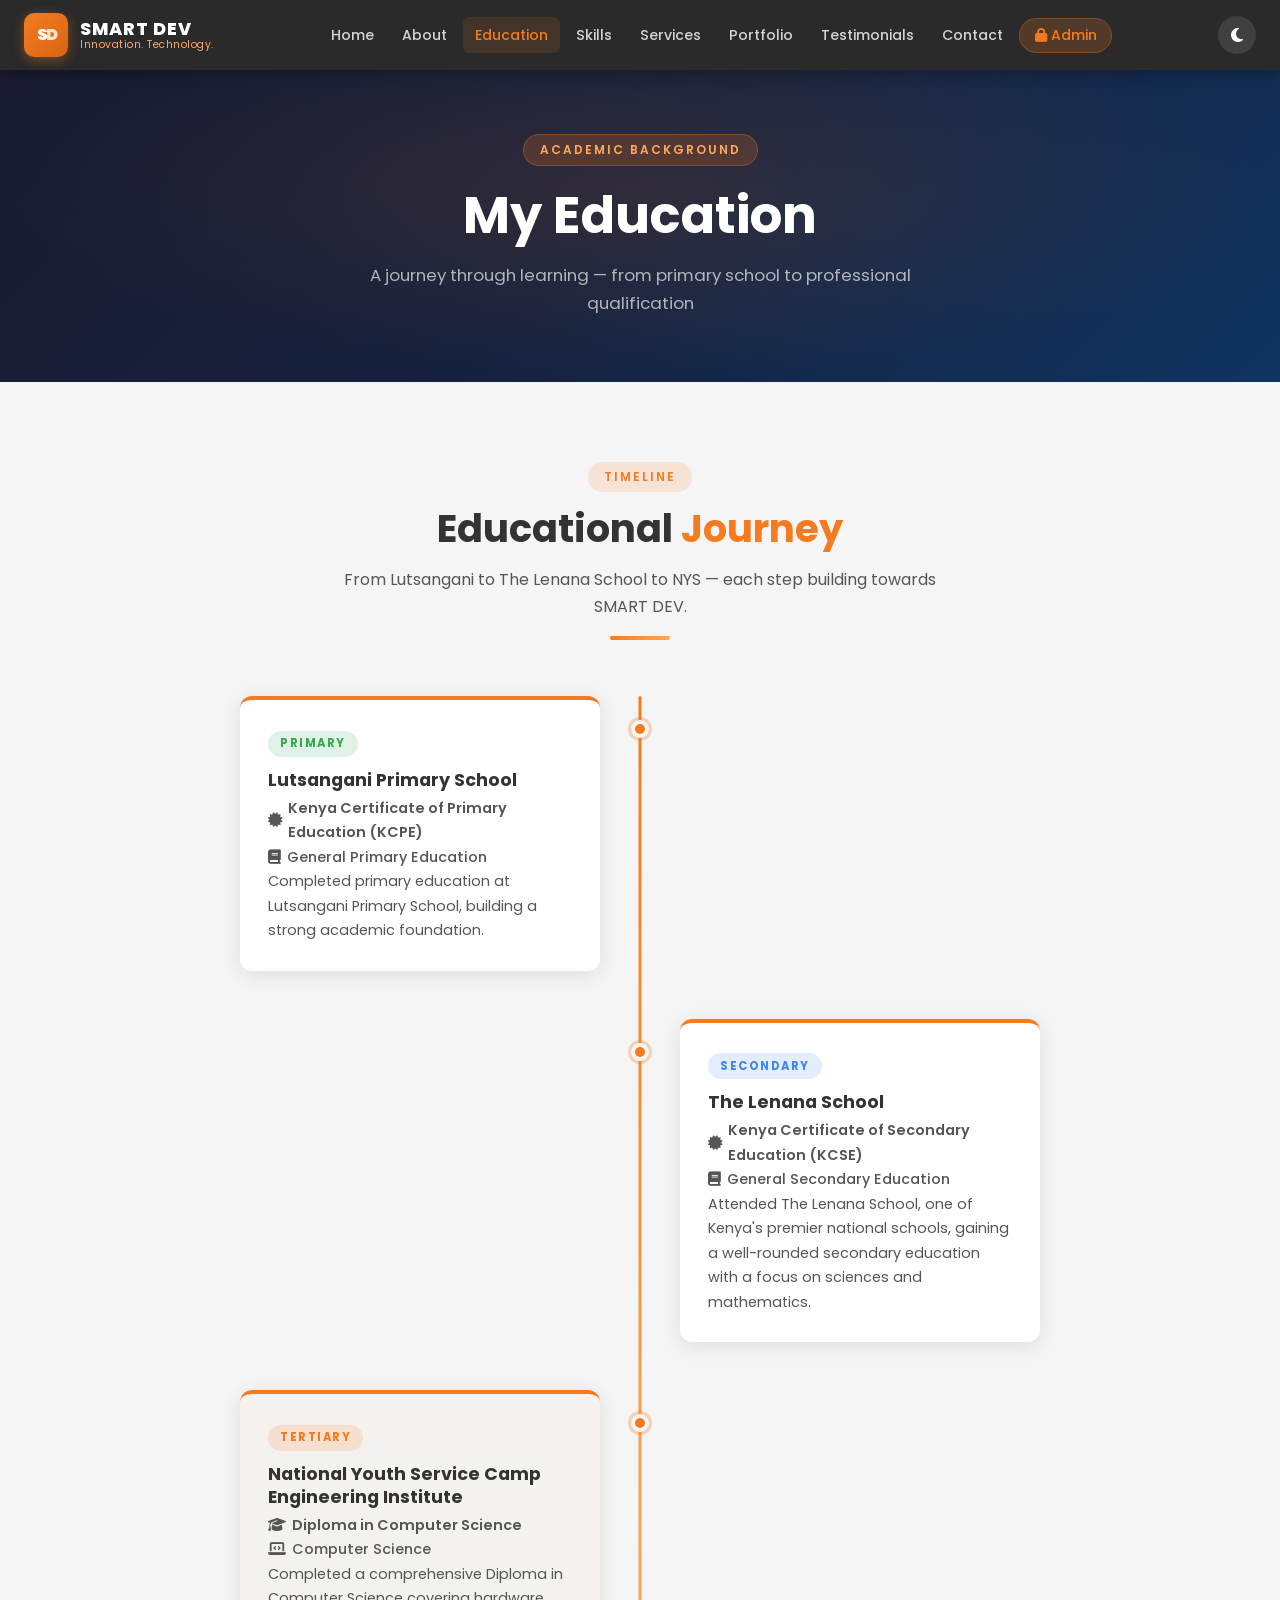
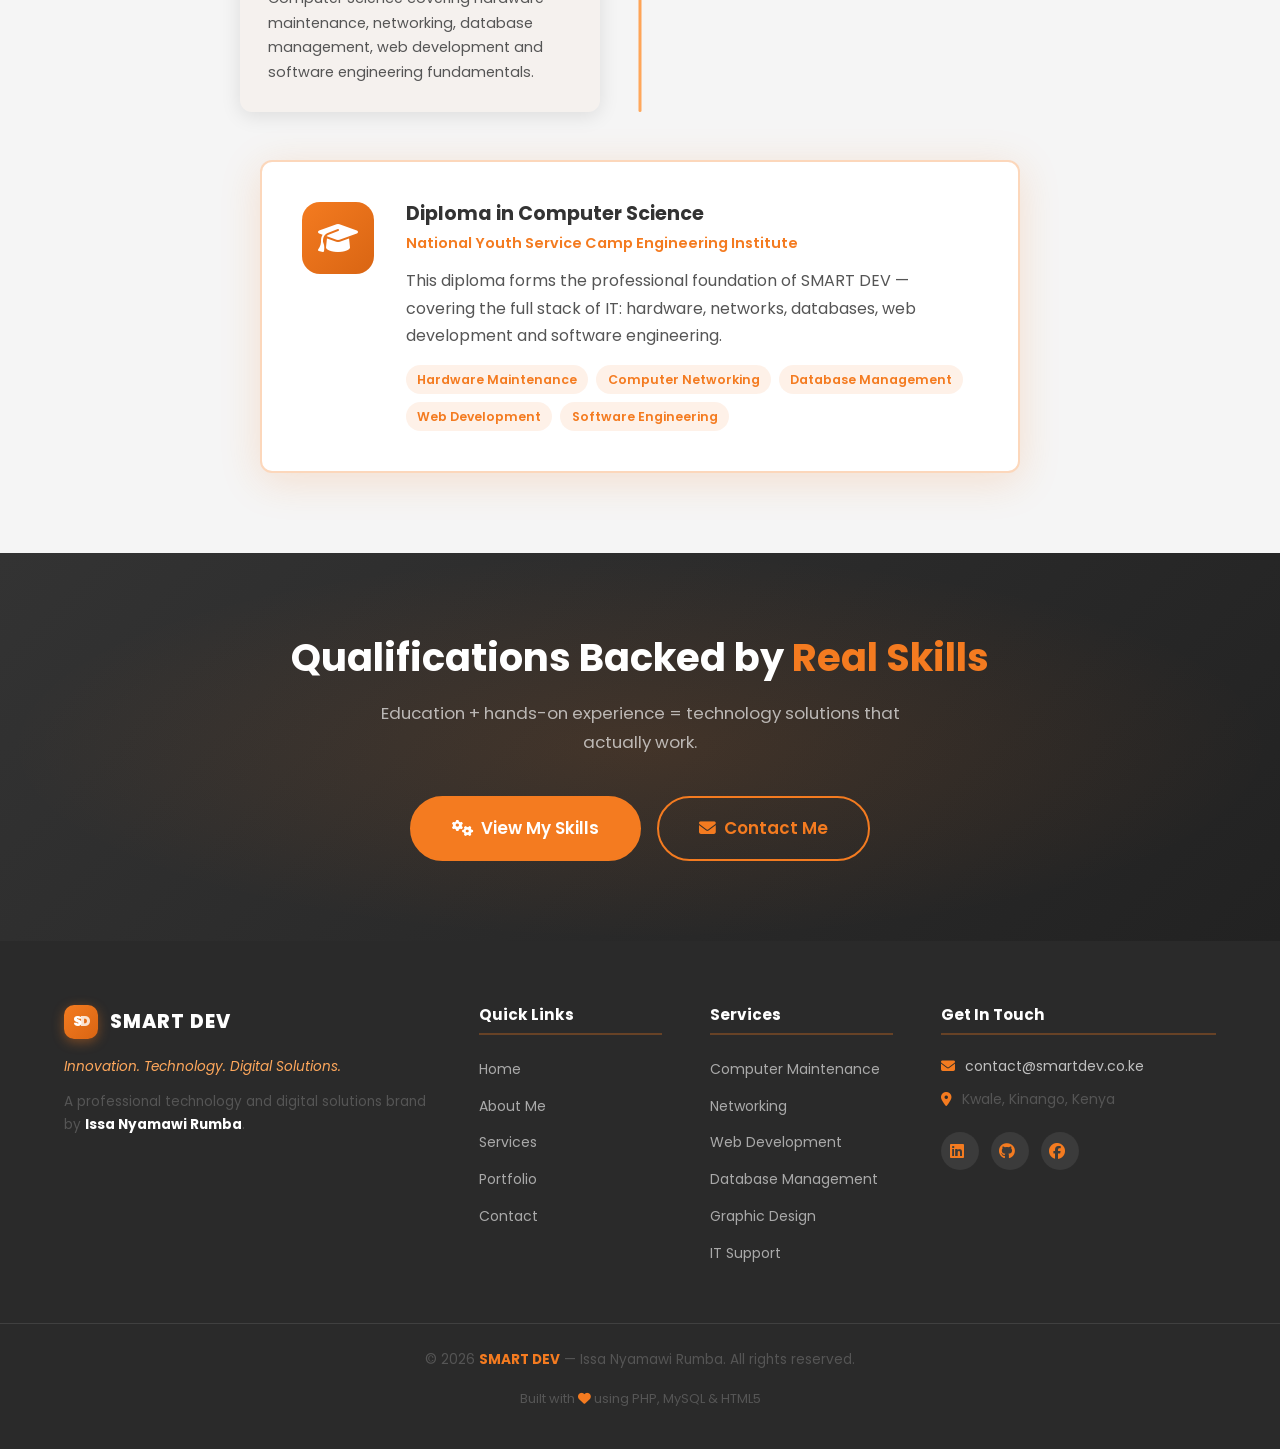
<file: html/education.html>
<!DOCTYPE html>
<html lang="en" data-theme="light">
<head>
  <meta charset="UTF-8">
  <meta name="viewport" content="width=device-width, initial-scale=1.0">
  <meta name="description" content="Education background of Issa Nyamawi Rumba – KCPE, KCSE and Diploma in Computer Science from NYS Camp Engineering Institute.">
  <title>Education | SMART DEV – Issa Nyamawi Rumba</title>
  <link rel="icon" type="image/svg+xml" href="../assets/images/favicon.svg">
  <link rel="stylesheet" href="https://cdnjs.cloudflare.com/ajax/libs/font-awesome/6.5.1/css/all.min.css" crossorigin="anonymous" referrerpolicy="no-referrer">
  <link rel="preconnect" href="https://fonts.googleapis.com">
  <link rel="preconnect" href="https://fonts.gstatic.com" crossorigin>
  <link href="https://fonts.googleapis.com/css2?family=Poppins:wght@300;400;500;600;700;800&family=Fira+Code:wght@400;500&display=swap" rel="stylesheet">
  <link rel="stylesheet" href="../assets/css/style.css">
  <link rel="stylesheet" href="html-preview.css">
</head>
<body>

<nav class="navbar" id="navbar">
  <div class="nav-container">
    <a href="index.html" class="nav-logo" aria-label="SMART DEV Home">
      <div class="logo-icon"><span class="logo-s">S</span><span class="logo-d">D</span></div>
      <div class="logo-text">
        <span class="brand-name">SMART DEV</span>
        <span class="brand-tagline">Innovation. Technology.</span>
      </div>
    </a>
    <ul class="nav-links" id="navLinks">
      <li><a href="index.html">Home</a></li>
      <li><a href="about.html">About</a></li>
      <li><a href="education.html" class="active">Education</a></li>
      <li><a href="skills.html">Skills</a></li>
      <li><a href="services.html">Services</a></li>
      <li><a href="portfolio.html">Portfolio</a></li>
      <li><a href="testimonials.html">Testimonials</a></li>
      <li><a href="contact.html">Contact</a></li>
      <li><a href="../admin/login.php" class="nav-admin-btn"><i class="fas fa-lock"></i> Admin</a></li>
    </ul>
    <div class="nav-controls">
      <button class="theme-toggle" id="themeToggle" aria-label="Toggle dark mode"><i class="fas fa-moon" id="themeIcon"></i></button>
      <button class="hamburger" id="hamburger" aria-label="Open navigation menu" aria-expanded="false"><span></span><span></span><span></span></button>
    </div>
  </div>
</nav>
<div class="nav-overlay" id="navOverlay"></div>

<main>

<section class="page-hero">
  <div class="container">
    <div class="page-hero-content">
      <span class="badge">Academic Background</span>
      <h1>My <span class="orange">Education</span></h1>
      <p>A journey through learning — from primary school to professional qualification</p>
    </div>
  </div>
</section>

<section class="education-section">
  <div class="container">
    <div class="section-header">
      <span class="badge">Timeline</span>
      <h2>Educational <span>Journey</span></h2>
      <p>From Lutsangani to The Lenana School to NYS — each step building towards SMART DEV.</p>
      <div class="divider"></div>
    </div>

    <div class="timeline">

      <!-- Primary -->
      <div class="timeline-item timeline-left">
        <div class="timeline-dot"></div>
        <div class="timeline-card">
          <span class="edu-level-badge primary">Primary</span>
          <h3>Lutsangani Primary School</h3>
          <p class="edu-qualification"><i class="fas fa-certificate"></i> Kenya Certificate of Primary Education (KCPE)</p>
          <p class="edu-field"><i class="fas fa-book"></i> General Primary Education</p>
          <p>Completed primary education at Lutsangani Primary School, building a strong academic foundation.</p>
        </div>
      </div>

      <!-- Secondary -->
      <div class="timeline-item timeline-right">
        <div class="timeline-dot"></div>
        <div class="timeline-card">
          <span class="edu-level-badge secondary">Secondary</span>
          <h3>The Lenana School</h3>
          <p class="edu-qualification"><i class="fas fa-certificate"></i> Kenya Certificate of Secondary Education (KCSE)</p>
          <p class="edu-field"><i class="fas fa-book"></i> General Secondary Education</p>
          <p>Attended The Lenana School, one of Kenya's premier national schools, gaining a well-rounded secondary education with a focus on sciences and mathematics.</p>
        </div>
      </div>

      <!-- Tertiary -->
      <div class="timeline-item timeline-left">
        <div class="timeline-dot"></div>
        <div class="timeline-card featured-card">
          <span class="edu-level-badge tertiary">Tertiary</span>
          <h3>National Youth Service Camp Engineering Institute</h3>
          <p class="edu-qualification"><i class="fas fa-graduation-cap"></i> Diploma in Computer Science</p>
          <p class="edu-field"><i class="fas fa-laptop-code"></i> Computer Science</p>
          <p>Completed a comprehensive Diploma in Computer Science covering hardware maintenance, networking, database management, web development and software engineering fundamentals.</p>
        </div>
      </div>

    </div>

    <!-- Diploma Highlight Card -->
    <div class="edu-highlight-card">
      <div class="edu-highlight-icon"><i class="fas fa-graduation-cap"></i></div>
      <div class="edu-highlight-content">
        <h3>Diploma in Computer Science</h3>
        <p class="edu-highlight-inst">National Youth Service Camp Engineering Institute</p>
        <p>This diploma forms the professional foundation of SMART DEV — covering the full stack of IT: hardware, networks, databases, web development and software engineering.</p>
        <div class="edu-highlight-tags">
          <span>Hardware Maintenance</span>
          <span>Computer Networking</span>
          <span>Database Management</span>
          <span>Web Development</span>
          <span>Software Engineering</span>
        </div>
      </div>
    </div>

  </div>
</section>

<section class="cta-section">
  <div class="container">
    <div class="cta-content">
      <h2>Qualifications Backed by <span>Real Skills</span></h2>
      <p>Education + hands-on experience = technology solutions that actually work.</p>
      <div class="cta-buttons">
        <a href="skills.html" class="btn btn-primary btn-lg"><i class="fas fa-cogs"></i> View My Skills</a>
        <a href="contact.html" class="btn btn-outline btn-lg"><i class="fas fa-envelope"></i> Contact Me</a>
      </div>
    </div>
  </div>
</section>

</main>

<footer class="site-footer">
  <div class="footer-container">
    <div class="footer-brand">
      <div class="footer-logo">
        <div class="logo-icon small"><span class="logo-s">S</span><span class="logo-d">D</span></div>
        <span class="brand-name">SMART DEV</span>
      </div>
      <p class="footer-tagline">Innovation. Technology. Digital Solutions.</p>
      <p class="footer-desc">A professional technology and digital solutions brand by <strong>Issa Nyamawi Rumba</strong>.</p>
    </div>
    <div class="footer-links">
      <h4>Quick Links</h4>
      <ul>
        <li><a href="index.html">Home</a></li>
        <li><a href="about.html">About Me</a></li>
        <li><a href="services.html">Services</a></li>
        <li><a href="portfolio.html">Portfolio</a></li>
        <li><a href="contact.html">Contact</a></li>
      </ul>
    </div>
    <div class="footer-links">
      <h4>Services</h4>
      <ul>
        <li><a href="services.html">Computer Maintenance</a></li>
        <li><a href="services.html">Networking</a></li>
        <li><a href="services.html">Web Development</a></li>
        <li><a href="services.html">Database Management</a></li>
        <li><a href="services.html">Graphic Design</a></li>
        <li><a href="services.html">IT Support</a></li>
      </ul>
    </div>
    <div class="footer-contact">
      <h4>Get In Touch</h4>
      <p><i class="fas fa-envelope"></i> <a href="mailto:contact@smartdev.co.ke">contact@smartdev.co.ke</a></p>
      <p><i class="fas fa-map-marker-alt"></i> Kwale, Kinango, Kenya</p>
      <div class="footer-social">
        <a href="#" aria-label="LinkedIn"><i class="fab fa-linkedin"></i></a>
        <a href="#" aria-label="GitHub"><i class="fab fa-github"></i></a>
        <a href="#" aria-label="Facebook"><i class="fab fa-facebook"></i></a>
      </div>
    </div>
  </div>
  <div class="footer-bottom">
    <p>&copy; 2026 <strong>SMART DEV</strong> &mdash; Issa Nyamawi Rumba. All rights reserved.</p>
    <p class="footer-stack">Built with <i class="fas fa-heart" style="color:#F47B20"></i> using PHP, MySQL &amp; HTML5</p>
  </div>
</footer>
<button class="back-to-top" id="backToTop" aria-label="Back to top"><i class="fas fa-chevron-up"></i></button>
<script src="../assets/js/script.js"></script>
</body>
</html>
</file>
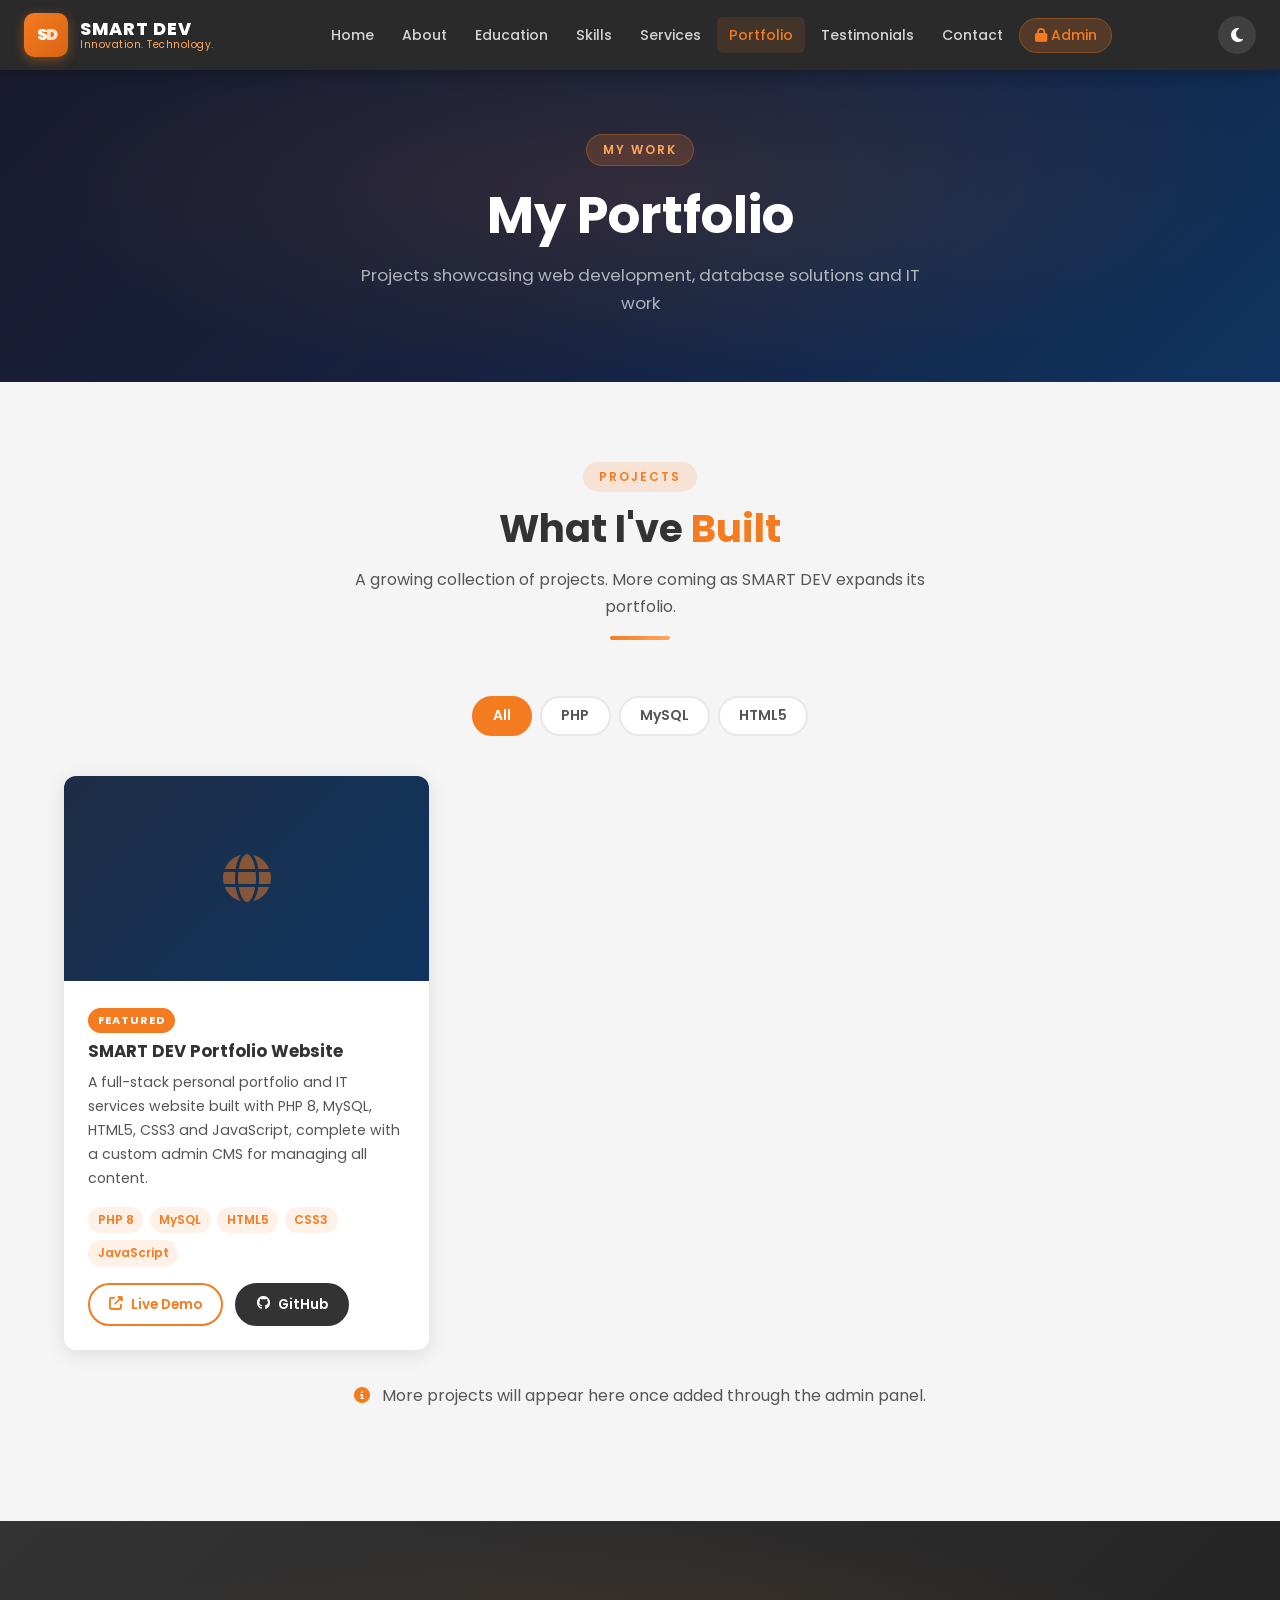
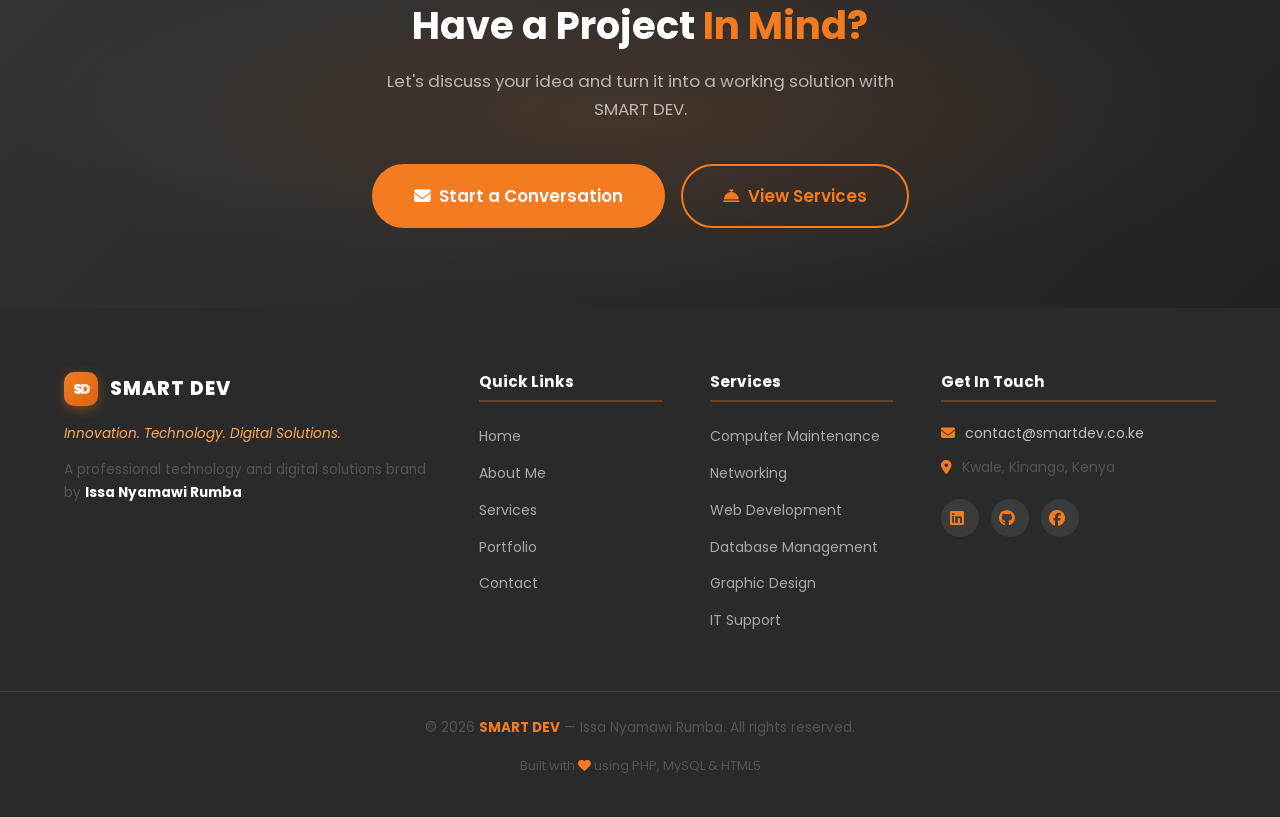
<file: html/portfolio.html>
<!DOCTYPE html>
<html lang="en" data-theme="light">
<head>
  <meta charset="UTF-8">
  <meta name="viewport" content="width=device-width, initial-scale=1.0">
  <meta name="description" content="Portfolio of SMART DEV – Projects by Issa Nyamawi Rumba including web development, database systems and IT solutions.">
  <title>Portfolio | SMART DEV – Issa Nyamawi Rumba</title>
  <link rel="icon" type="image/svg+xml" href="../assets/images/favicon.svg">
  <link rel="stylesheet" href="https://cdnjs.cloudflare.com/ajax/libs/font-awesome/6.5.1/css/all.min.css" crossorigin="anonymous" referrerpolicy="no-referrer">
  <link rel="preconnect" href="https://fonts.googleapis.com">
  <link rel="preconnect" href="https://fonts.gstatic.com" crossorigin>
  <link href="https://fonts.googleapis.com/css2?family=Poppins:wght@300;400;500;600;700;800&family=Fira+Code:wght@400;500&display=swap" rel="stylesheet">
  <link rel="stylesheet" href="../assets/css/style.css">
  <link rel="stylesheet" href="html-preview.css">
</head>
<body>

<nav class="navbar" id="navbar">
  <div class="nav-container">
    <a href="index.html" class="nav-logo" aria-label="SMART DEV Home">
      <div class="logo-icon"><span class="logo-s">S</span><span class="logo-d">D</span></div>
      <div class="logo-text">
        <span class="brand-name">SMART DEV</span>
        <span class="brand-tagline">Innovation. Technology.</span>
      </div>
    </a>
    <ul class="nav-links" id="navLinks">
      <li><a href="index.html">Home</a></li>
      <li><a href="about.html">About</a></li>
      <li><a href="education.html">Education</a></li>
      <li><a href="skills.html">Skills</a></li>
      <li><a href="services.html">Services</a></li>
      <li><a href="portfolio.html" class="active">Portfolio</a></li>
      <li><a href="testimonials.html">Testimonials</a></li>
      <li><a href="contact.html">Contact</a></li>
      <li><a href="../admin/login.php" class="nav-admin-btn"><i class="fas fa-lock"></i> Admin</a></li>
    </ul>
    <div class="nav-controls">
      <button class="theme-toggle" id="themeToggle" aria-label="Toggle dark mode"><i class="fas fa-moon" id="themeIcon"></i></button>
      <button class="hamburger" id="hamburger" aria-label="Open navigation menu" aria-expanded="false"><span></span><span></span><span></span></button>
    </div>
  </div>
</nav>
<div class="nav-overlay" id="navOverlay"></div>

<main>

<section class="page-hero">
  <div class="container">
    <div class="page-hero-content">
      <span class="badge">My Work</span>
      <h1>My <span class="orange">Portfolio</span></h1>
      <p>Projects showcasing web development, database solutions and IT work</p>
    </div>
  </div>
</section>

<section class="portfolio-section">
  <div class="container">
    <div class="section-header">
      <span class="badge">Projects</span>
      <h2>What I've <span>Built</span></h2>
      <p>A growing collection of projects. More coming as SMART DEV expands its portfolio.</p>
      <div class="divider"></div>
    </div>

    <!-- Filter Buttons -->
    <div class="portfolio-filters">
      <button class="filter-btn active" data-filter="all">All</button>
      <button class="filter-btn" data-filter="PHP">PHP</button>
      <button class="filter-btn" data-filter="MySQL">MySQL</button>
      <button class="filter-btn" data-filter="HTML5">HTML5</button>
    </div>

    <div class="projects-grid" id="projectsGrid">

      <div class="project-card" data-tech="PHP MySQL HTML5 CSS3 JavaScript">
        <div class="project-thumbnail placeholder-thumb">
          <i class="fas fa-globe"></i>
        </div>
        <div class="project-content">
          <span class="project-badge featured">Featured</span>
          <h3>SMART DEV Portfolio Website</h3>
          <p>A full-stack personal portfolio and IT services website built with PHP 8, MySQL, HTML5, CSS3 and JavaScript, complete with a custom admin CMS for managing all content.</p>
          <div class="project-tech">
            <span>PHP 8</span><span>MySQL</span><span>HTML5</span><span>CSS3</span><span>JavaScript</span>
          </div>
          <div class="project-links">
            <a href="#" class="btn btn-outline btn-sm" aria-label="Live Demo"><i class="fas fa-external-link-alt"></i> Live Demo</a>
            <a href="#" class="btn btn-dark btn-sm" aria-label="GitHub"><i class="fab fa-github"></i> GitHub</a>
          </div>
        </div>
      </div>

    </div>

    <!-- Empty State Note -->
    <div class="portfolio-note" style="text-align:center;padding:2rem 0;color:var(--grey-mid);">
      <i class="fas fa-info-circle" style="color:var(--orange);margin-right:0.5rem;"></i>
      More projects will appear here once added through the admin panel.
    </div>

  </div>
</section>

<section class="cta-section">
  <div class="container">
    <div class="cta-content">
      <h2>Have a Project <span>In Mind?</span></h2>
      <p>Let's discuss your idea and turn it into a working solution with SMART DEV.</p>
      <div class="cta-buttons">
        <a href="contact.html" class="btn btn-primary btn-lg"><i class="fas fa-envelope"></i> Start a Conversation</a>
        <a href="services.html" class="btn btn-outline btn-lg"><i class="fas fa-concierge-bell"></i> View Services</a>
      </div>
    </div>
  </div>
</section>

</main>

<footer class="site-footer">
  <div class="footer-container">
    <div class="footer-brand">
      <div class="footer-logo">
        <div class="logo-icon small"><span class="logo-s">S</span><span class="logo-d">D</span></div>
        <span class="brand-name">SMART DEV</span>
      </div>
      <p class="footer-tagline">Innovation. Technology. Digital Solutions.</p>
      <p class="footer-desc">A professional technology and digital solutions brand by <strong>Issa Nyamawi Rumba</strong>.</p>
    </div>
    <div class="footer-links">
      <h4>Quick Links</h4>
      <ul>
        <li><a href="index.html">Home</a></li>
        <li><a href="about.html">About Me</a></li>
        <li><a href="services.html">Services</a></li>
        <li><a href="portfolio.html">Portfolio</a></li>
        <li><a href="contact.html">Contact</a></li>
      </ul>
    </div>
    <div class="footer-links">
      <h4>Services</h4>
      <ul>
        <li><a href="services.html">Computer Maintenance</a></li>
        <li><a href="services.html">Networking</a></li>
        <li><a href="services.html">Web Development</a></li>
        <li><a href="services.html">Database Management</a></li>
        <li><a href="services.html">Graphic Design</a></li>
        <li><a href="services.html">IT Support</a></li>
      </ul>
    </div>
    <div class="footer-contact">
      <h4>Get In Touch</h4>
      <p><i class="fas fa-envelope"></i> <a href="mailto:contact@smartdev.co.ke">contact@smartdev.co.ke</a></p>
      <p><i class="fas fa-map-marker-alt"></i> Kwale, Kinango, Kenya</p>
      <div class="footer-social">
        <a href="#" aria-label="LinkedIn"><i class="fab fa-linkedin"></i></a>
        <a href="#" aria-label="GitHub"><i class="fab fa-github"></i></a>
        <a href="#" aria-label="Facebook"><i class="fab fa-facebook"></i></a>
      </div>
    </div>
  </div>
  <div class="footer-bottom">
    <p>&copy; 2026 <strong>SMART DEV</strong> &mdash; Issa Nyamawi Rumba. All rights reserved.</p>
    <p class="footer-stack">Built with <i class="fas fa-heart" style="color:#F47B20"></i> using PHP, MySQL &amp; HTML5</p>
  </div>
</footer>
<button class="back-to-top" id="backToTop" aria-label="Back to top"><i class="fas fa-chevron-up"></i></button>
<script src="../assets/js/script.js"></script>
<script>
  // Portfolio filter for static page
  document.querySelectorAll('.filter-btn').forEach(btn => {
    btn.addEventListener('click', () => {
      document.querySelectorAll('.filter-btn').forEach(b => b.classList.remove('active'));
      btn.classList.add('active');
      const filter = btn.dataset.filter;
      document.querySelectorAll('.project-card').forEach(card => {
        if (filter === 'all' || card.dataset.tech.includes(filter)) {
          card.style.display = '';
        } else {
          card.style.display = 'none';
        }
      });
    });
  });
</script>
</body>
</html>
</file>
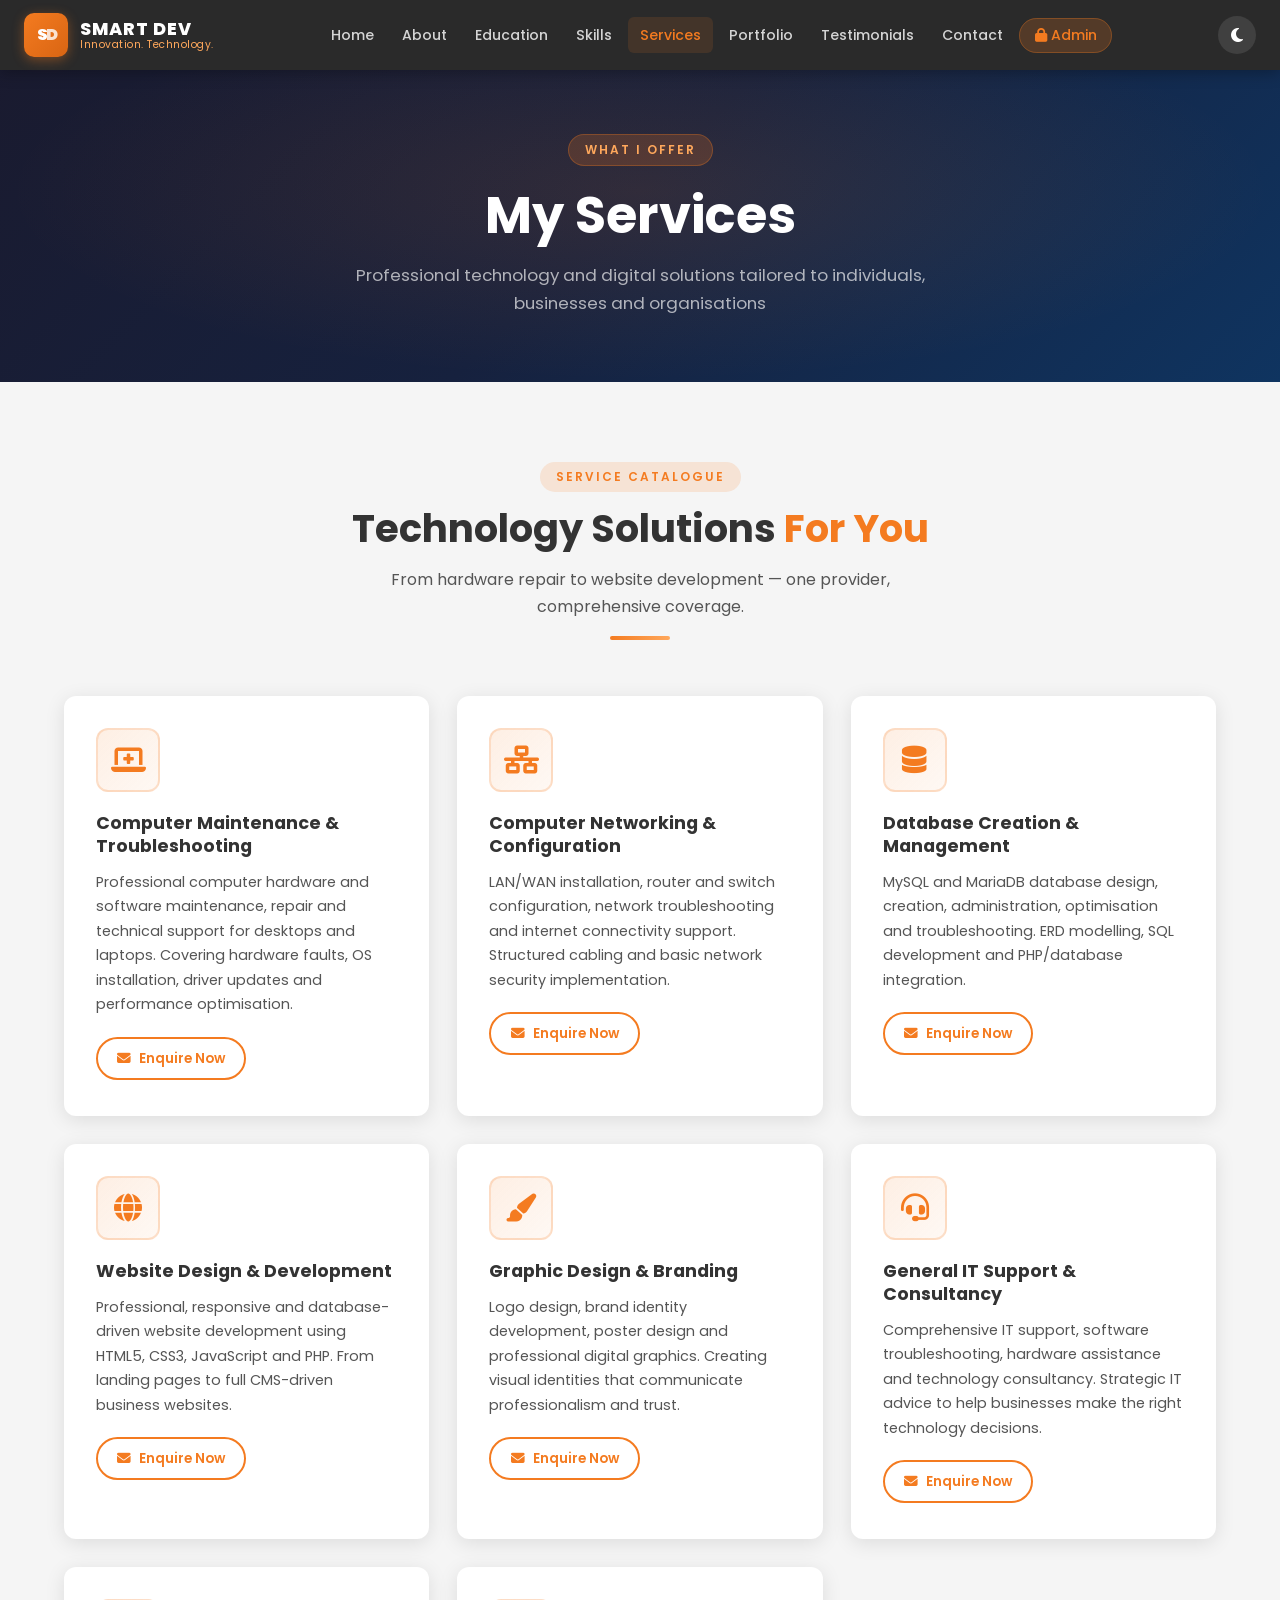
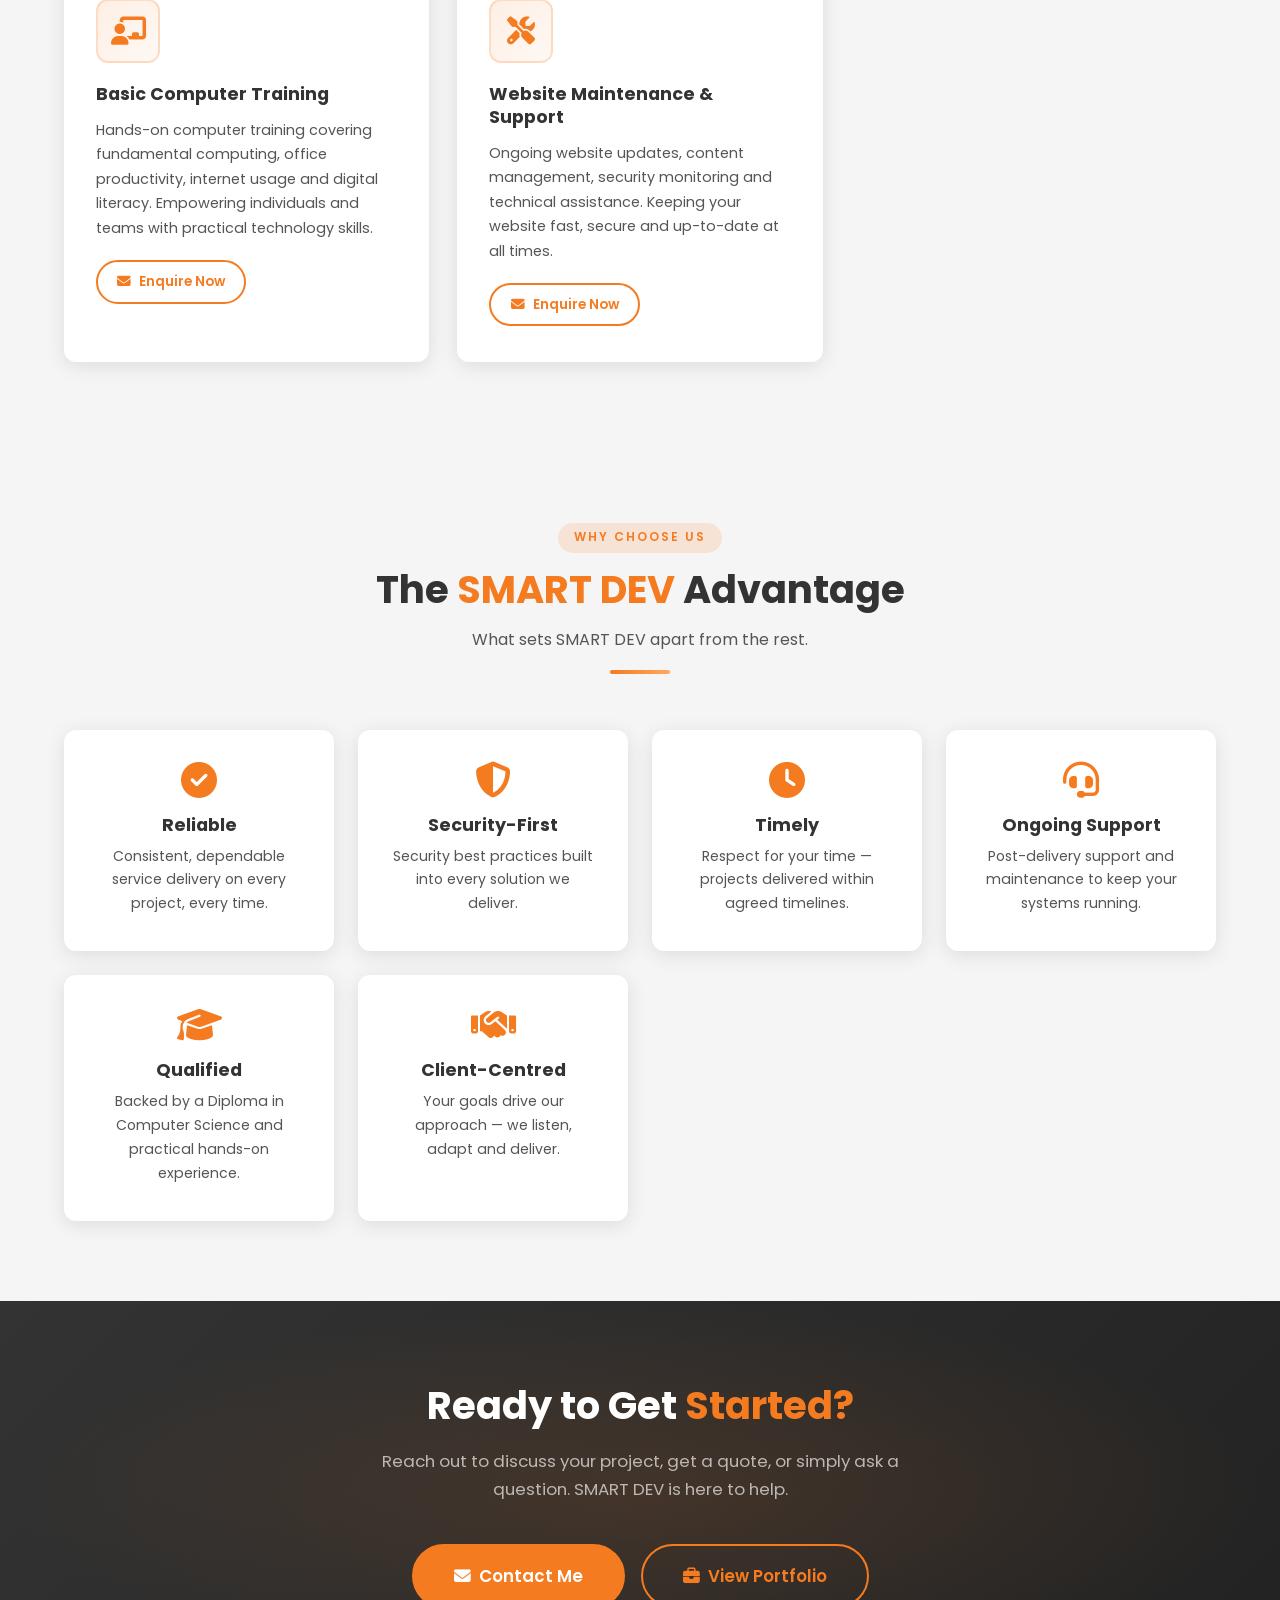
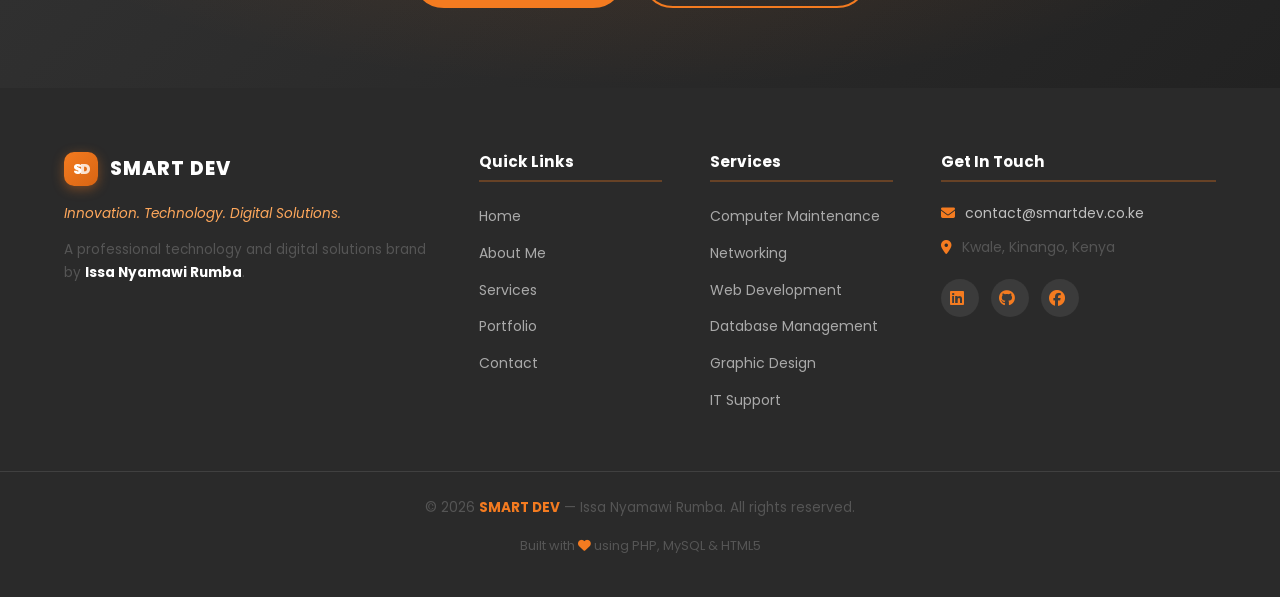
<file: html/services.html>
<!DOCTYPE html>
<html lang="en" data-theme="light">
<head>
  <meta charset="UTF-8">
  <meta name="viewport" content="width=device-width, initial-scale=1.0">
  <meta name="description" content="SMART DEV Services – Computer Maintenance, Networking, Database Management, Web Development, Graphic Design, IT Support and more by Issa Nyamawi Rumba.">
  <title>Services | SMART DEV – Issa Nyamawi Rumba</title>
  <link rel="icon" type="image/svg+xml" href="../assets/images/favicon.svg">
  <link rel="stylesheet" href="https://cdnjs.cloudflare.com/ajax/libs/font-awesome/6.5.1/css/all.min.css" crossorigin="anonymous" referrerpolicy="no-referrer">
  <link rel="preconnect" href="https://fonts.googleapis.com">
  <link rel="preconnect" href="https://fonts.gstatic.com" crossorigin>
  <link href="https://fonts.googleapis.com/css2?family=Poppins:wght@300;400;500;600;700;800&family=Fira+Code:wght@400;500&display=swap" rel="stylesheet">
  <link rel="stylesheet" href="../assets/css/style.css">
  <link rel="stylesheet" href="html-preview.css">
</head>
<body>

<nav class="navbar" id="navbar">
  <div class="nav-container">
    <a href="index.html" class="nav-logo" aria-label="SMART DEV Home">
      <div class="logo-icon"><span class="logo-s">S</span><span class="logo-d">D</span></div>
      <div class="logo-text">
        <span class="brand-name">SMART DEV</span>
        <span class="brand-tagline">Innovation. Technology.</span>
      </div>
    </a>
    <ul class="nav-links" id="navLinks">
      <li><a href="index.html">Home</a></li>
      <li><a href="about.html">About</a></li>
      <li><a href="education.html">Education</a></li>
      <li><a href="skills.html">Skills</a></li>
      <li><a href="services.html" class="active">Services</a></li>
      <li><a href="portfolio.html">Portfolio</a></li>
      <li><a href="testimonials.html">Testimonials</a></li>
      <li><a href="contact.html">Contact</a></li>
      <li><a href="../admin/login.php" class="nav-admin-btn"><i class="fas fa-lock"></i> Admin</a></li>
    </ul>
    <div class="nav-controls">
      <button class="theme-toggle" id="themeToggle" aria-label="Toggle dark mode"><i class="fas fa-moon" id="themeIcon"></i></button>
      <button class="hamburger" id="hamburger" aria-label="Open navigation menu" aria-expanded="false"><span></span><span></span><span></span></button>
    </div>
  </div>
</nav>
<div class="nav-overlay" id="navOverlay"></div>

<main>

<section class="page-hero">
  <div class="container">
    <div class="page-hero-content">
      <span class="badge">What I Offer</span>
      <h1>My <span class="orange">Services</span></h1>
      <p>Professional technology and digital solutions tailored to individuals, businesses and organisations</p>
    </div>
  </div>
</section>

<section class="services-section">
  <div class="container">
    <div class="section-header">
      <span class="badge">Service Catalogue</span>
      <h2>Technology Solutions <span>For You</span></h2>
      <p>From hardware repair to website development — one provider, comprehensive coverage.</p>
      <div class="divider"></div>
    </div>

    <div class="services-grid">

      <div class="service-card">
        <div class="service-icon"><i class="fas fa-laptop-medical"></i></div>
        <h3>Computer Maintenance &amp; Troubleshooting</h3>
        <p>Professional computer hardware and software maintenance, repair and technical support for desktops and laptops. Covering hardware faults, OS installation, driver updates and performance optimisation.</p>
        <a href="contact.html?subject=Computer%20Maintenance%20%26%20Troubleshooting%20Enquiry" class="btn btn-outline btn-sm"><i class="fas fa-envelope"></i> Enquire Now</a>
      </div>

      <div class="service-card">
        <div class="service-icon"><i class="fas fa-network-wired"></i></div>
        <h3>Computer Networking &amp; Configuration</h3>
        <p>LAN/WAN installation, router and switch configuration, network troubleshooting and internet connectivity support. Structured cabling and basic network security implementation.</p>
        <a href="contact.html?subject=Computer%20Networking%20Enquiry" class="btn btn-outline btn-sm"><i class="fas fa-envelope"></i> Enquire Now</a>
      </div>

      <div class="service-card">
        <div class="service-icon"><i class="fas fa-database"></i></div>
        <h3>Database Creation &amp; Management</h3>
        <p>MySQL and MariaDB database design, creation, administration, optimisation and troubleshooting. ERD modelling, SQL development and PHP/database integration.</p>
        <a href="contact.html?subject=Database%20Management%20Enquiry" class="btn btn-outline btn-sm"><i class="fas fa-envelope"></i> Enquire Now</a>
      </div>

      <div class="service-card">
        <div class="service-icon"><i class="fas fa-globe"></i></div>
        <h3>Website Design &amp; Development</h3>
        <p>Professional, responsive and database-driven website development using HTML5, CSS3, JavaScript and PHP. From landing pages to full CMS-driven business websites.</p>
        <a href="contact.html?subject=Website%20Development%20Enquiry" class="btn btn-outline btn-sm"><i class="fas fa-envelope"></i> Enquire Now</a>
      </div>

      <div class="service-card">
        <div class="service-icon"><i class="fas fa-paint-brush"></i></div>
        <h3>Graphic Design &amp; Branding</h3>
        <p>Logo design, brand identity development, poster design and professional digital graphics. Creating visual identities that communicate professionalism and trust.</p>
        <a href="contact.html?subject=Graphic%20Design%20Enquiry" class="btn btn-outline btn-sm"><i class="fas fa-envelope"></i> Enquire Now</a>
      </div>

      <div class="service-card">
        <div class="service-icon"><i class="fas fa-headset"></i></div>
        <h3>General IT Support &amp; Consultancy</h3>
        <p>Comprehensive IT support, software troubleshooting, hardware assistance and technology consultancy. Strategic IT advice to help businesses make the right technology decisions.</p>
        <a href="contact.html?subject=IT%20Support%20Enquiry" class="btn btn-outline btn-sm"><i class="fas fa-envelope"></i> Enquire Now</a>
      </div>

      <div class="service-card">
        <div class="service-icon"><i class="fas fa-chalkboard-teacher"></i></div>
        <h3>Basic Computer Training</h3>
        <p>Hands-on computer training covering fundamental computing, office productivity, internet usage and digital literacy. Empowering individuals and teams with practical technology skills.</p>
        <a href="contact.html?subject=Computer%20Training%20Enquiry" class="btn btn-outline btn-sm"><i class="fas fa-envelope"></i> Enquire Now</a>
      </div>

      <div class="service-card">
        <div class="service-icon"><i class="fas fa-tools"></i></div>
        <h3>Website Maintenance &amp; Support</h3>
        <p>Ongoing website updates, content management, security monitoring and technical assistance. Keeping your website fast, secure and up-to-date at all times.</p>
        <a href="contact.html?subject=Website%20Maintenance%20Enquiry" class="btn btn-outline btn-sm"><i class="fas fa-envelope"></i> Enquire Now</a>
      </div>

    </div>
  </div>
</section>

<!-- SMART DEV Advantage -->
<section class="advantage-section" style="background:var(--bg-soft);padding:5rem 0;">
  <div class="container">
    <div class="section-header">
      <span class="badge">Why Choose Us</span>
      <h2>The <span>SMART DEV</span> Advantage</h2>
      <p>What sets SMART DEV apart from the rest.</p>
      <div class="divider"></div>
    </div>
    <div class="advantages-grid">
      <div class="advantage-card">
        <i class="fas fa-check-circle"></i>
        <h4>Reliable</h4>
        <p>Consistent, dependable service delivery on every project, every time.</p>
      </div>
      <div class="advantage-card">
        <i class="fas fa-shield-alt"></i>
        <h4>Security-First</h4>
        <p>Security best practices built into every solution we deliver.</p>
      </div>
      <div class="advantage-card">
        <i class="fas fa-clock"></i>
        <h4>Timely</h4>
        <p>Respect for your time — projects delivered within agreed timelines.</p>
      </div>
      <div class="advantage-card">
        <i class="fas fa-headset"></i>
        <h4>Ongoing Support</h4>
        <p>Post-delivery support and maintenance to keep your systems running.</p>
      </div>
      <div class="advantage-card">
        <i class="fas fa-graduation-cap"></i>
        <h4>Qualified</h4>
        <p>Backed by a Diploma in Computer Science and practical hands-on experience.</p>
      </div>
      <div class="advantage-card">
        <i class="fas fa-handshake"></i>
        <h4>Client-Centred</h4>
        <p>Your goals drive our approach — we listen, adapt and deliver.</p>
      </div>
    </div>
  </div>
</section>

<section class="cta-section">
  <div class="container">
    <div class="cta-content">
      <h2>Ready to Get <span>Started?</span></h2>
      <p>Reach out to discuss your project, get a quote, or simply ask a question. SMART DEV is here to help.</p>
      <div class="cta-buttons">
        <a href="contact.html" class="btn btn-primary btn-lg"><i class="fas fa-envelope"></i> Contact Me</a>
        <a href="portfolio.html" class="btn btn-outline btn-lg"><i class="fas fa-briefcase"></i> View Portfolio</a>
      </div>
    </div>
  </div>
</section>

</main>

<footer class="site-footer">
  <div class="footer-container">
    <div class="footer-brand">
      <div class="footer-logo">
        <div class="logo-icon small"><span class="logo-s">S</span><span class="logo-d">D</span></div>
        <span class="brand-name">SMART DEV</span>
      </div>
      <p class="footer-tagline">Innovation. Technology. Digital Solutions.</p>
      <p class="footer-desc">A professional technology and digital solutions brand by <strong>Issa Nyamawi Rumba</strong>.</p>
    </div>
    <div class="footer-links">
      <h4>Quick Links</h4>
      <ul>
        <li><a href="index.html">Home</a></li>
        <li><a href="about.html">About Me</a></li>
        <li><a href="services.html">Services</a></li>
        <li><a href="portfolio.html">Portfolio</a></li>
        <li><a href="contact.html">Contact</a></li>
      </ul>
    </div>
    <div class="footer-links">
      <h4>Services</h4>
      <ul>
        <li><a href="services.html">Computer Maintenance</a></li>
        <li><a href="services.html">Networking</a></li>
        <li><a href="services.html">Web Development</a></li>
        <li><a href="services.html">Database Management</a></li>
        <li><a href="services.html">Graphic Design</a></li>
        <li><a href="services.html">IT Support</a></li>
      </ul>
    </div>
    <div class="footer-contact">
      <h4>Get In Touch</h4>
      <p><i class="fas fa-envelope"></i> <a href="mailto:contact@smartdev.co.ke">contact@smartdev.co.ke</a></p>
      <p><i class="fas fa-map-marker-alt"></i> Kwale, Kinango, Kenya</p>
      <div class="footer-social">
        <a href="#" aria-label="LinkedIn"><i class="fab fa-linkedin"></i></a>
        <a href="#" aria-label="GitHub"><i class="fab fa-github"></i></a>
        <a href="#" aria-label="Facebook"><i class="fab fa-facebook"></i></a>
      </div>
    </div>
  </div>
  <div class="footer-bottom">
    <p>&copy; 2026 <strong>SMART DEV</strong> &mdash; Issa Nyamawi Rumba. All rights reserved.</p>
    <p class="footer-stack">Built with <i class="fas fa-heart" style="color:#F47B20"></i> using PHP, MySQL &amp; HTML5</p>
  </div>
</footer>
<button class="back-to-top" id="backToTop" aria-label="Back to top"><i class="fas fa-chevron-up"></i></button>
<script src="../assets/js/script.js"></script>
</body>
</html>
</file>
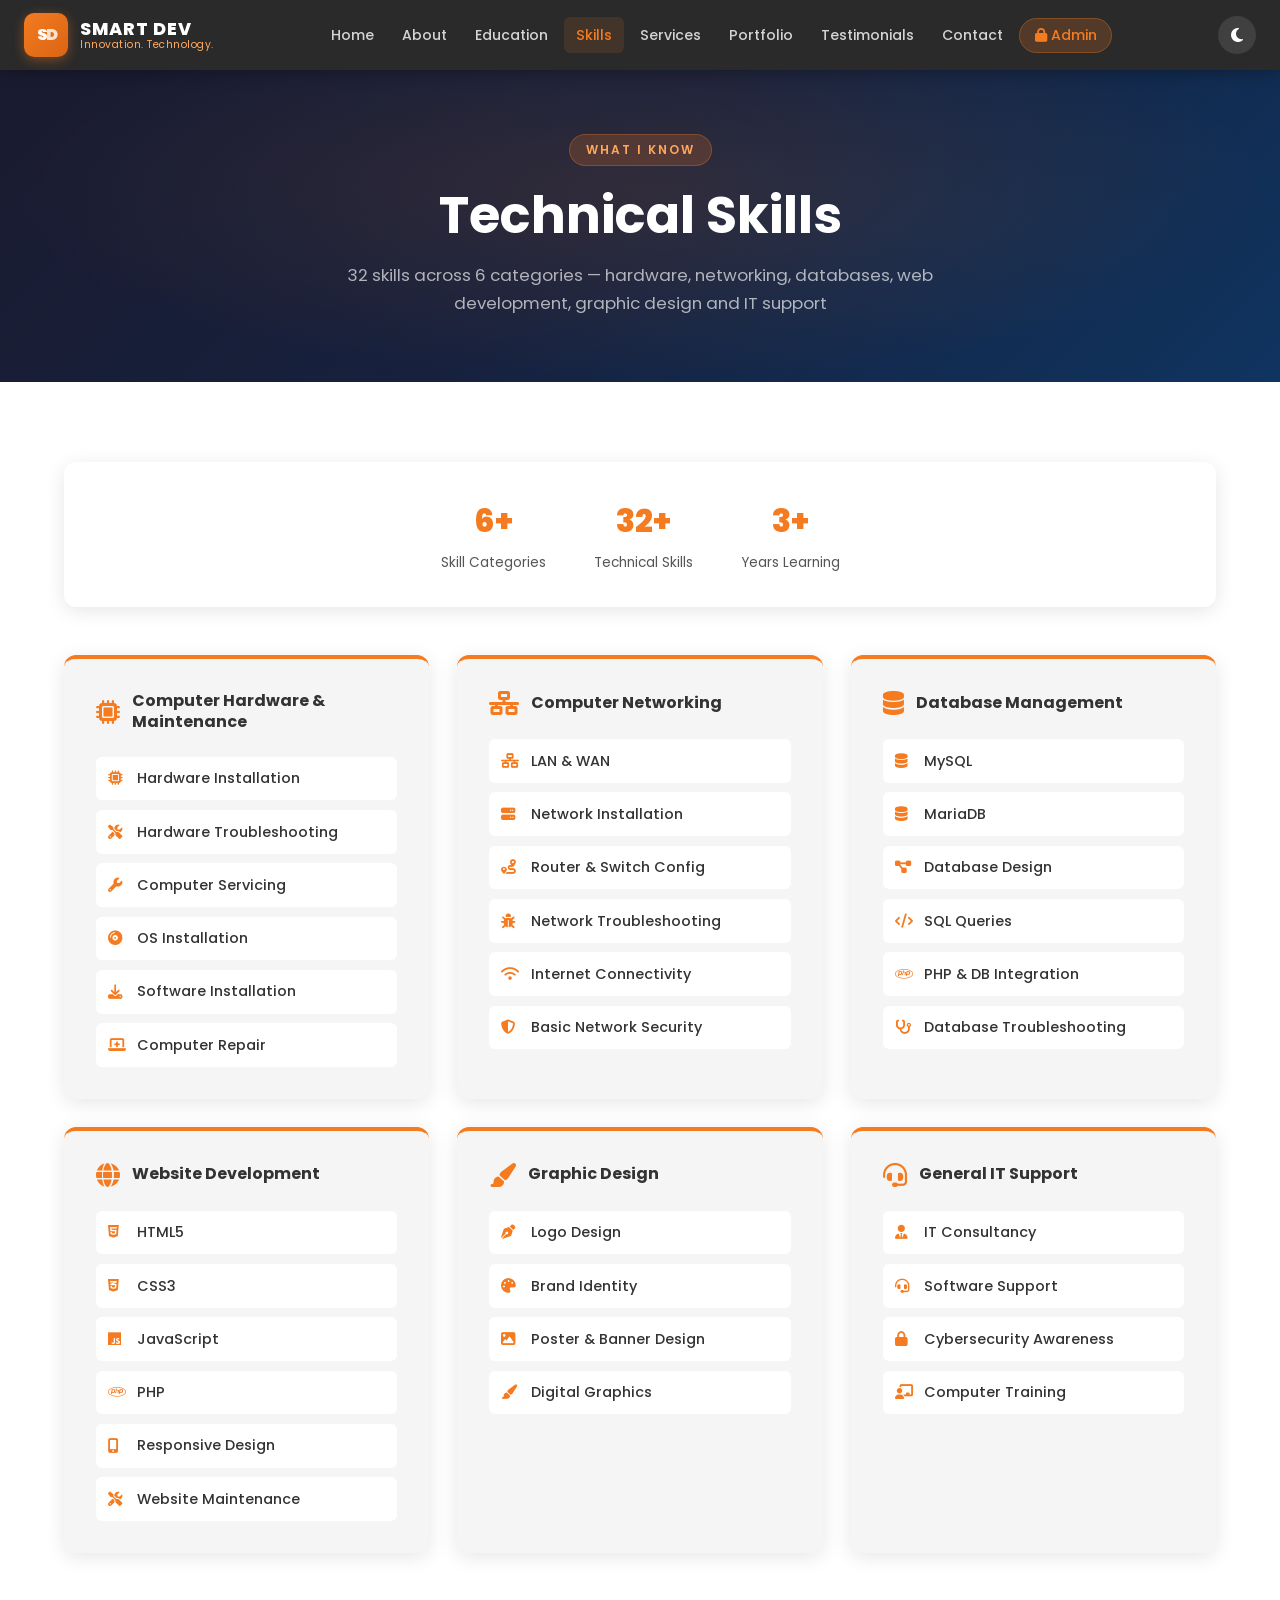
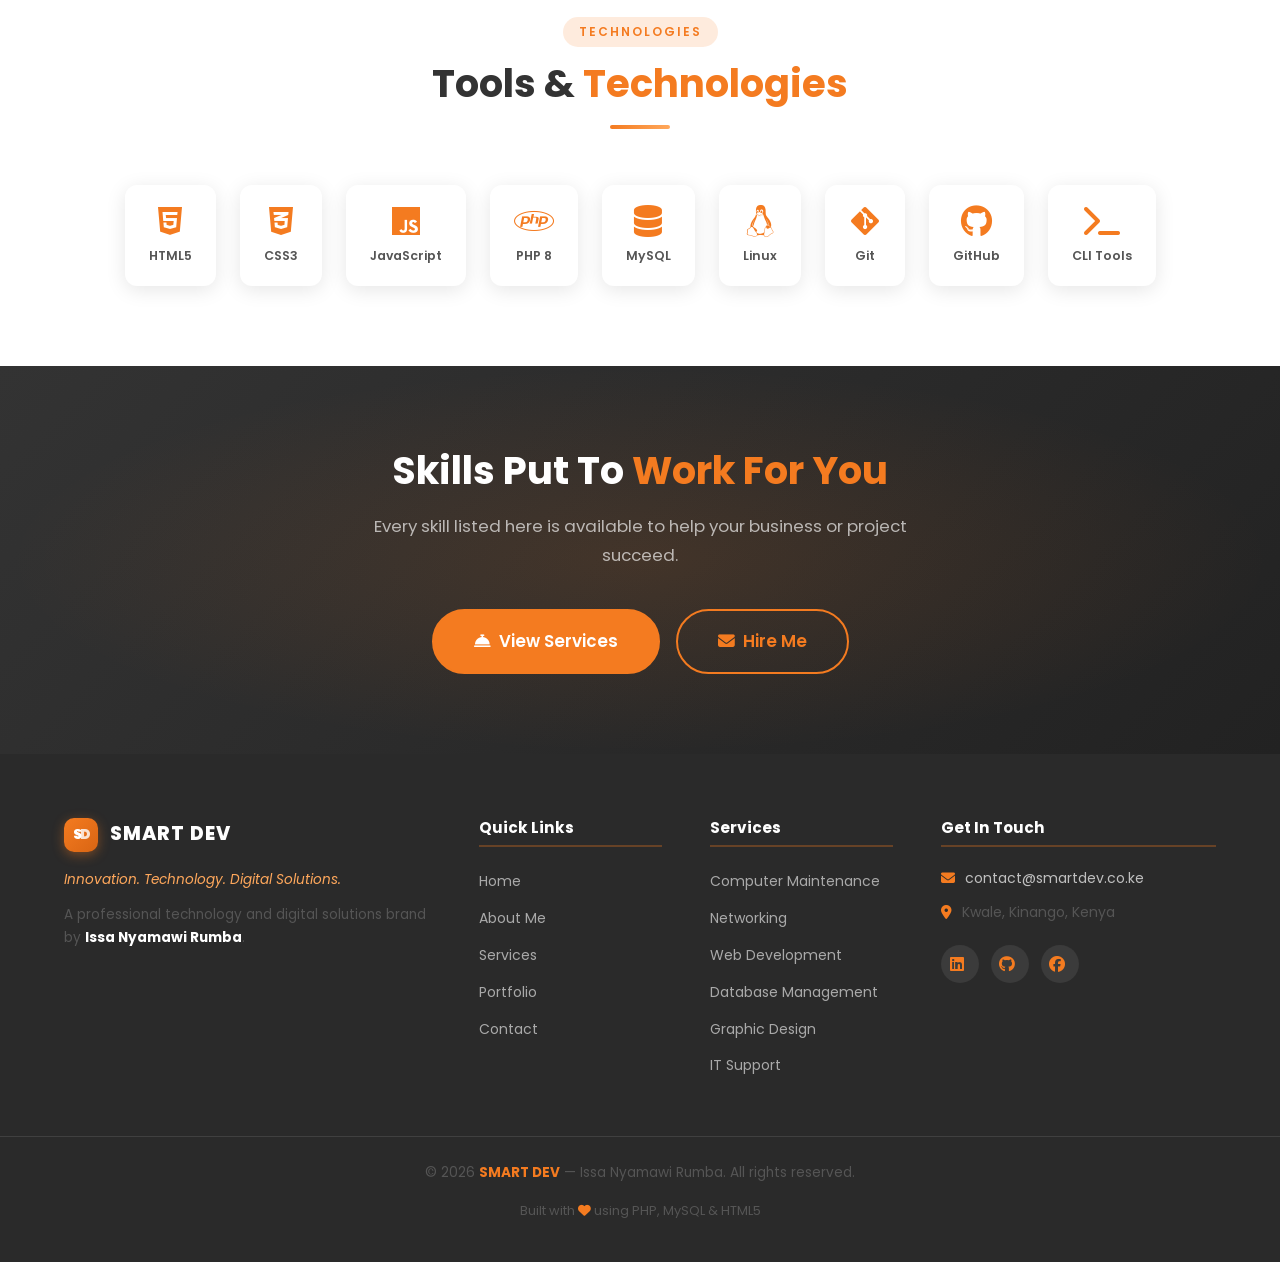
<file: html/skills.html>
<!DOCTYPE html>
<html lang="en" data-theme="light">
<head>
  <meta charset="UTF-8">
  <meta name="viewport" content="width=device-width, initial-scale=1.0">
  <meta name="description" content="Technical skills of Issa Nyamawi Rumba – 32 skills across hardware, networking, databases, web development, graphic design and IT support.">
  <title>Skills | SMART DEV – Issa Nyamawi Rumba</title>
  <link rel="icon" type="image/svg+xml" href="../assets/images/favicon.svg">
  <link rel="stylesheet" href="https://cdnjs.cloudflare.com/ajax/libs/font-awesome/6.5.1/css/all.min.css" crossorigin="anonymous" referrerpolicy="no-referrer">
  <link rel="preconnect" href="https://fonts.googleapis.com">
  <link rel="preconnect" href="https://fonts.gstatic.com" crossorigin>
  <link href="https://fonts.googleapis.com/css2?family=Poppins:wght@300;400;500;600;700;800&family=Fira+Code:wght@400;500&display=swap" rel="stylesheet">
  <link rel="stylesheet" href="../assets/css/style.css">
  <link rel="stylesheet" href="html-preview.css">
</head>
<body>

<nav class="navbar" id="navbar">
  <div class="nav-container">
    <a href="index.html" class="nav-logo" aria-label="SMART DEV Home">
      <div class="logo-icon"><span class="logo-s">S</span><span class="logo-d">D</span></div>
      <div class="logo-text">
        <span class="brand-name">SMART DEV</span>
        <span class="brand-tagline">Innovation. Technology.</span>
      </div>
    </a>
    <ul class="nav-links" id="navLinks">
      <li><a href="index.html">Home</a></li>
      <li><a href="about.html">About</a></li>
      <li><a href="education.html">Education</a></li>
      <li><a href="skills.html" class="active">Skills</a></li>
      <li><a href="services.html">Services</a></li>
      <li><a href="portfolio.html">Portfolio</a></li>
      <li><a href="testimonials.html">Testimonials</a></li>
      <li><a href="contact.html">Contact</a></li>
      <li><a href="../admin/login.php" class="nav-admin-btn"><i class="fas fa-lock"></i> Admin</a></li>
    </ul>
    <div class="nav-controls">
      <button class="theme-toggle" id="themeToggle" aria-label="Toggle dark mode"><i class="fas fa-moon" id="themeIcon"></i></button>
      <button class="hamburger" id="hamburger" aria-label="Open navigation menu" aria-expanded="false"><span></span><span></span><span></span></button>
    </div>
  </div>
</nav>
<div class="nav-overlay" id="navOverlay"></div>

<main>

<section class="page-hero">
  <div class="container">
    <div class="page-hero-content">
      <span class="badge">What I Know</span>
      <h1>Technical <span class="orange">Skills</span></h1>
      <p>32 skills across 6 categories — hardware, networking, databases, web development, graphic design and IT support</p>
    </div>
  </div>
</section>

<section class="skills-section">
  <div class="container">

    <!-- Stat Counters -->
    <div class="skills-stats">
      <div class="skill-stat-item">
        <span class="hero-stat-number" data-count="6" data-suffix="+">0+</span>
        <span>Skill Categories</span>
      </div>
      <div class="skill-stat-item">
        <span class="hero-stat-number" data-count="32" data-suffix="+">0+</span>
        <span>Technical Skills</span>
      </div>
      <div class="skill-stat-item">
        <span class="hero-stat-number" data-count="3" data-suffix="+">0+</span>
        <span>Years Learning</span>
      </div>
    </div>

    <div class="skills-grid">

      <!-- Category 1 -->
      <div class="skill-category-card">
        <div class="skill-cat-header">
          <i class="fas fa-microchip"></i>
          <h3>Computer Hardware &amp; Maintenance</h3>
        </div>
        <ul class="skills-list">
          <li><i class="fas fa-microchip"></i> Hardware Installation</li>
          <li><i class="fas fa-tools"></i> Hardware Troubleshooting</li>
          <li><i class="fas fa-wrench"></i> Computer Servicing</li>
          <li><i class="fas fa-compact-disc"></i> OS Installation</li>
          <li><i class="fas fa-download"></i> Software Installation</li>
          <li><i class="fas fa-laptop-medical"></i> Computer Repair</li>
        </ul>
      </div>

      <!-- Category 2 -->
      <div class="skill-category-card">
        <div class="skill-cat-header">
          <i class="fas fa-network-wired"></i>
          <h3>Computer Networking</h3>
        </div>
        <ul class="skills-list">
          <li><i class="fas fa-network-wired"></i> LAN &amp; WAN</li>
          <li><i class="fas fa-server"></i> Network Installation</li>
          <li><i class="fas fa-route"></i> Router &amp; Switch Config</li>
          <li><i class="fas fa-bug"></i> Network Troubleshooting</li>
          <li><i class="fas fa-wifi"></i> Internet Connectivity</li>
          <li><i class="fas fa-shield-alt"></i> Basic Network Security</li>
        </ul>
      </div>

      <!-- Category 3 -->
      <div class="skill-category-card">
        <div class="skill-cat-header">
          <i class="fas fa-database"></i>
          <h3>Database Management</h3>
        </div>
        <ul class="skills-list">
          <li><i class="fas fa-database"></i> MySQL</li>
          <li><i class="fas fa-database"></i> MariaDB</li>
          <li><i class="fas fa-project-diagram"></i> Database Design</li>
          <li><i class="fas fa-code"></i> SQL Queries</li>
          <li><i class="fab fa-php"></i> PHP &amp; DB Integration</li>
          <li><i class="fas fa-stethoscope"></i> Database Troubleshooting</li>
        </ul>
      </div>

      <!-- Category 4 -->
      <div class="skill-category-card">
        <div class="skill-cat-header">
          <i class="fas fa-globe"></i>
          <h3>Website Development</h3>
        </div>
        <ul class="skills-list">
          <li><i class="fab fa-html5"></i> HTML5</li>
          <li><i class="fab fa-css3-alt"></i> CSS3</li>
          <li><i class="fab fa-js"></i> JavaScript</li>
          <li><i class="fab fa-php"></i> PHP</li>
          <li><i class="fas fa-mobile-alt"></i> Responsive Design</li>
          <li><i class="fas fa-tools"></i> Website Maintenance</li>
        </ul>
      </div>

      <!-- Category 5 -->
      <div class="skill-category-card">
        <div class="skill-cat-header">
          <i class="fas fa-paint-brush"></i>
          <h3>Graphic Design</h3>
        </div>
        <ul class="skills-list">
          <li><i class="fas fa-pen-nib"></i> Logo Design</li>
          <li><i class="fas fa-palette"></i> Brand Identity</li>
          <li><i class="fas fa-image"></i> Poster &amp; Banner Design</li>
          <li><i class="fas fa-paint-brush"></i> Digital Graphics</li>
        </ul>
      </div>

      <!-- Category 6 -->
      <div class="skill-category-card">
        <div class="skill-cat-header">
          <i class="fas fa-headset"></i>
          <h3>General IT Support</h3>
        </div>
        <ul class="skills-list">
          <li><i class="fas fa-user-tie"></i> IT Consultancy</li>
          <li><i class="fas fa-headset"></i> Software Support</li>
          <li><i class="fas fa-lock"></i> Cybersecurity Awareness</li>
          <li><i class="fas fa-chalkboard-teacher"></i> Computer Training</li>
        </ul>
      </div>

    </div>

    <!-- Technology Logos Bar -->
    <div class="tech-logos-bar">
      <div class="section-header">
        <span class="badge">Technologies</span>
        <h2>Tools &amp; <span>Technologies</span></h2>
        <div class="divider"></div>
      </div>
      <div class="tech-logos">
        <div class="tech-logo-item"><i class="fab fa-html5"></i><span>HTML5</span></div>
        <div class="tech-logo-item"><i class="fab fa-css3-alt"></i><span>CSS3</span></div>
        <div class="tech-logo-item"><i class="fab fa-js"></i><span>JavaScript</span></div>
        <div class="tech-logo-item"><i class="fab fa-php"></i><span>PHP 8</span></div>
        <div class="tech-logo-item"><i class="fas fa-database"></i><span>MySQL</span></div>
        <div class="tech-logo-item"><i class="fab fa-linux"></i><span>Linux</span></div>
        <div class="tech-logo-item"><i class="fab fa-git-alt"></i><span>Git</span></div>
        <div class="tech-logo-item"><i class="fab fa-github"></i><span>GitHub</span></div>
        <div class="tech-logo-item"><i class="fas fa-terminal"></i><span>CLI Tools</span></div>
      </div>
    </div>

  </div>
</section>

<section class="cta-section">
  <div class="container">
    <div class="cta-content">
      <h2>Skills Put To <span>Work For You</span></h2>
      <p>Every skill listed here is available to help your business or project succeed.</p>
      <div class="cta-buttons">
        <a href="services.html" class="btn btn-primary btn-lg"><i class="fas fa-concierge-bell"></i> View Services</a>
        <a href="contact.html" class="btn btn-outline btn-lg"><i class="fas fa-envelope"></i> Hire Me</a>
      </div>
    </div>
  </div>
</section>

</main>

<footer class="site-footer">
  <div class="footer-container">
    <div class="footer-brand">
      <div class="footer-logo">
        <div class="logo-icon small"><span class="logo-s">S</span><span class="logo-d">D</span></div>
        <span class="brand-name">SMART DEV</span>
      </div>
      <p class="footer-tagline">Innovation. Technology. Digital Solutions.</p>
      <p class="footer-desc">A professional technology and digital solutions brand by <strong>Issa Nyamawi Rumba</strong>.</p>
    </div>
    <div class="footer-links">
      <h4>Quick Links</h4>
      <ul>
        <li><a href="index.html">Home</a></li>
        <li><a href="about.html">About Me</a></li>
        <li><a href="services.html">Services</a></li>
        <li><a href="portfolio.html">Portfolio</a></li>
        <li><a href="contact.html">Contact</a></li>
      </ul>
    </div>
    <div class="footer-links">
      <h4>Services</h4>
      <ul>
        <li><a href="services.html">Computer Maintenance</a></li>
        <li><a href="services.html">Networking</a></li>
        <li><a href="services.html">Web Development</a></li>
        <li><a href="services.html">Database Management</a></li>
        <li><a href="services.html">Graphic Design</a></li>
        <li><a href="services.html">IT Support</a></li>
      </ul>
    </div>
    <div class="footer-contact">
      <h4>Get In Touch</h4>
      <p><i class="fas fa-envelope"></i> <a href="mailto:contact@smartdev.co.ke">contact@smartdev.co.ke</a></p>
      <p><i class="fas fa-map-marker-alt"></i> Kwale, Kinango, Kenya</p>
      <div class="footer-social">
        <a href="#" aria-label="LinkedIn"><i class="fab fa-linkedin"></i></a>
        <a href="#" aria-label="GitHub"><i class="fab fa-github"></i></a>
        <a href="#" aria-label="Facebook"><i class="fab fa-facebook"></i></a>
      </div>
    </div>
  </div>
  <div class="footer-bottom">
    <p>&copy; 2026 <strong>SMART DEV</strong> &mdash; Issa Nyamawi Rumba. All rights reserved.</p>
    <p class="footer-stack">Built with <i class="fas fa-heart" style="color:#F47B20"></i> using PHP, MySQL &amp; HTML5</p>
  </div>
</footer>
<button class="back-to-top" id="backToTop" aria-label="Back to top"><i class="fas fa-chevron-up"></i></button>
<script src="../assets/js/script.js"></script>
</body>
</html>
</file>
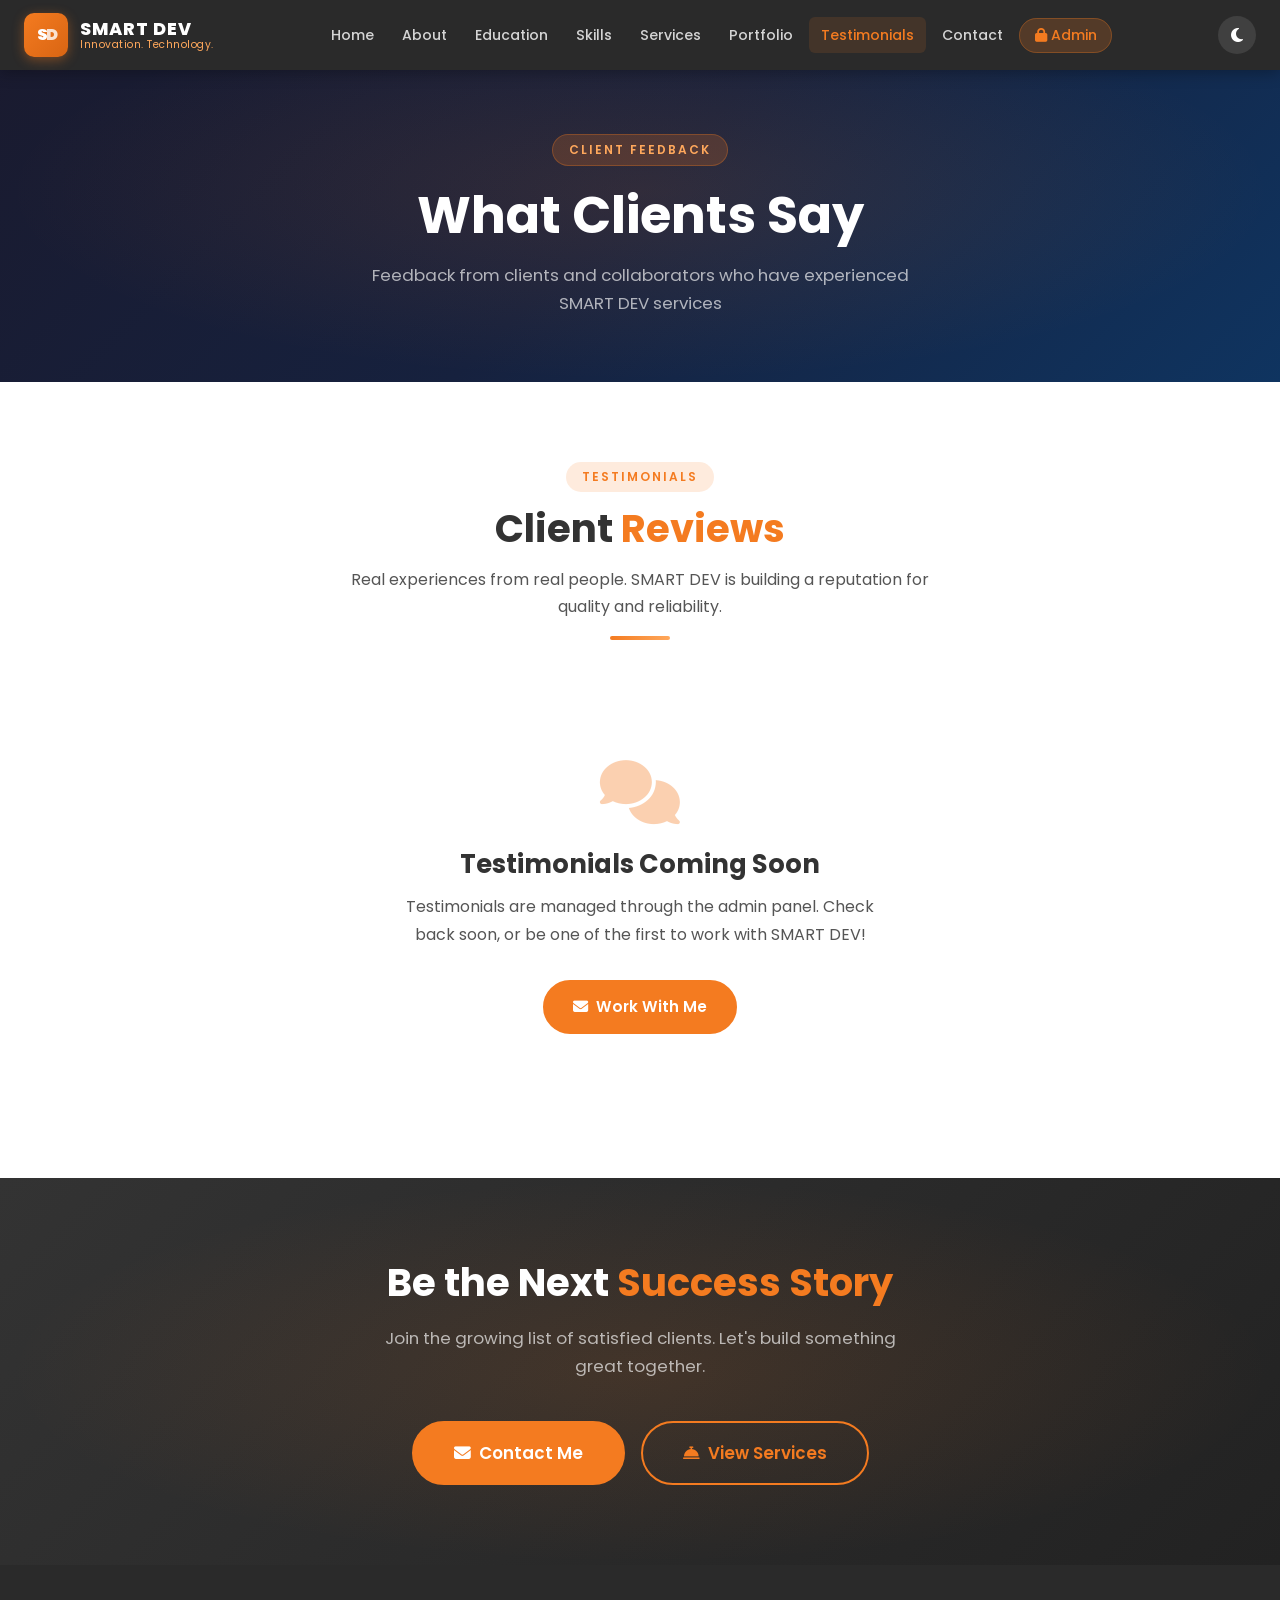
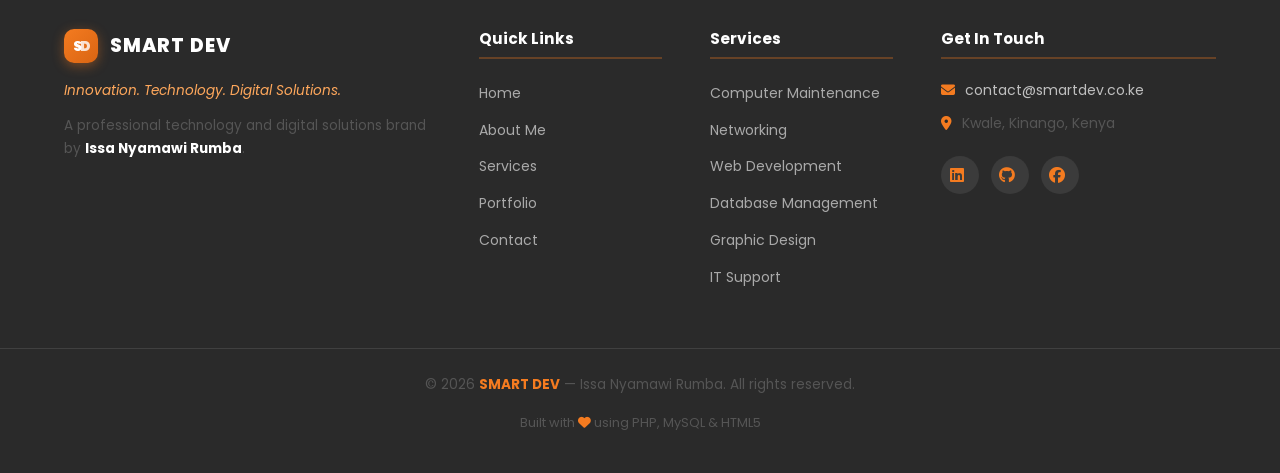
<file: html/testimonials.html>
<!DOCTYPE html>
<html lang="en" data-theme="light">
<head>
  <meta charset="UTF-8">
  <meta name="viewport" content="width=device-width, initial-scale=1.0">
  <meta name="description" content="Client testimonials for SMART DEV – feedback from clients and collaborators who have experienced Issa Nyamawi Rumba's IT and digital services.">
  <title>Testimonials | SMART DEV – Issa Nyamawi Rumba</title>
  <link rel="icon" type="image/svg+xml" href="../assets/images/favicon.svg">
  <link rel="stylesheet" href="https://cdnjs.cloudflare.com/ajax/libs/font-awesome/6.5.1/css/all.min.css" crossorigin="anonymous" referrerpolicy="no-referrer">
  <link rel="preconnect" href="https://fonts.googleapis.com">
  <link rel="preconnect" href="https://fonts.gstatic.com" crossorigin>
  <link href="https://fonts.googleapis.com/css2?family=Poppins:wght@300;400;500;600;700;800&family=Fira+Code:wght@400;500&display=swap" rel="stylesheet">
  <link rel="stylesheet" href="../assets/css/style.css">
  <link rel="stylesheet" href="html-preview.css">
</head>
<body>

<nav class="navbar" id="navbar">
  <div class="nav-container">
    <a href="index.html" class="nav-logo" aria-label="SMART DEV Home">
      <div class="logo-icon"><span class="logo-s">S</span><span class="logo-d">D</span></div>
      <div class="logo-text">
        <span class="brand-name">SMART DEV</span>
        <span class="brand-tagline">Innovation. Technology.</span>
      </div>
    </a>
    <ul class="nav-links" id="navLinks">
      <li><a href="index.html">Home</a></li>
      <li><a href="about.html">About</a></li>
      <li><a href="education.html">Education</a></li>
      <li><a href="skills.html">Skills</a></li>
      <li><a href="services.html">Services</a></li>
      <li><a href="portfolio.html">Portfolio</a></li>
      <li><a href="testimonials.html" class="active">Testimonials</a></li>
      <li><a href="contact.html">Contact</a></li>
      <li><a href="../admin/login.php" class="nav-admin-btn"><i class="fas fa-lock"></i> Admin</a></li>
    </ul>
    <div class="nav-controls">
      <button class="theme-toggle" id="themeToggle" aria-label="Toggle dark mode"><i class="fas fa-moon" id="themeIcon"></i></button>
      <button class="hamburger" id="hamburger" aria-label="Open navigation menu" aria-expanded="false"><span></span><span></span><span></span></button>
    </div>
  </div>
</nav>
<div class="nav-overlay" id="navOverlay"></div>

<main>

<section class="page-hero">
  <div class="container">
    <div class="page-hero-content">
      <span class="badge">Client Feedback</span>
      <h1>What Clients <span class="orange">Say</span></h1>
      <p>Feedback from clients and collaborators who have experienced SMART DEV services</p>
    </div>
  </div>
</section>

<section class="testimonials-section">
  <div class="container">
    <div class="section-header">
      <span class="badge">Testimonials</span>
      <h2>Client <span>Reviews</span></h2>
      <p>Real experiences from real people. SMART DEV is building a reputation for quality and reliability.</p>
      <div class="divider"></div>
    </div>

    <!-- Empty state — testimonials are added via admin panel -->
    <div class="testimonials-empty" style="text-align:center;padding:4rem 0;">
      <i class="fas fa-comments" style="font-size:4rem;color:var(--orange);opacity:0.35;display:block;margin-bottom:1.5rem;"></i>
      <h3 style="color:var(--charcoal);margin-bottom:0.75rem;">Testimonials Coming Soon</h3>
      <p style="max-width:480px;margin:0 auto 2rem;">Testimonials are managed through the admin panel. Check back soon, or be one of the first to work with SMART DEV!</p>
      <a href="contact.html" class="btn btn-primary"><i class="fas fa-envelope"></i> Work With Me</a>
    </div>

  </div>
</section>

<section class="cta-section">
  <div class="container">
    <div class="cta-content">
      <h2>Be the Next <span>Success Story</span></h2>
      <p>Join the growing list of satisfied clients. Let's build something great together.</p>
      <div class="cta-buttons">
        <a href="contact.html" class="btn btn-primary btn-lg"><i class="fas fa-envelope"></i> Contact Me</a>
        <a href="services.html" class="btn btn-outline btn-lg"><i class="fas fa-concierge-bell"></i> View Services</a>
      </div>
    </div>
  </div>
</section>

</main>

<footer class="site-footer">
  <div class="footer-container">
    <div class="footer-brand">
      <div class="footer-logo">
        <div class="logo-icon small"><span class="logo-s">S</span><span class="logo-d">D</span></div>
        <span class="brand-name">SMART DEV</span>
      </div>
      <p class="footer-tagline">Innovation. Technology. Digital Solutions.</p>
      <p class="footer-desc">A professional technology and digital solutions brand by <strong>Issa Nyamawi Rumba</strong>.</p>
    </div>
    <div class="footer-links">
      <h4>Quick Links</h4>
      <ul>
        <li><a href="index.html">Home</a></li>
        <li><a href="about.html">About Me</a></li>
        <li><a href="services.html">Services</a></li>
        <li><a href="portfolio.html">Portfolio</a></li>
        <li><a href="contact.html">Contact</a></li>
      </ul>
    </div>
    <div class="footer-links">
      <h4>Services</h4>
      <ul>
        <li><a href="services.html">Computer Maintenance</a></li>
        <li><a href="services.html">Networking</a></li>
        <li><a href="services.html">Web Development</a></li>
        <li><a href="services.html">Database Management</a></li>
        <li><a href="services.html">Graphic Design</a></li>
        <li><a href="services.html">IT Support</a></li>
      </ul>
    </div>
    <div class="footer-contact">
      <h4>Get In Touch</h4>
      <p><i class="fas fa-envelope"></i> <a href="mailto:contact@smartdev.co.ke">contact@smartdev.co.ke</a></p>
      <p><i class="fas fa-map-marker-alt"></i> Kwale, Kinango, Kenya</p>
      <div class="footer-social">
        <a href="#" aria-label="LinkedIn"><i class="fab fa-linkedin"></i></a>
        <a href="#" aria-label="GitHub"><i class="fab fa-github"></i></a>
        <a href="#" aria-label="Facebook"><i class="fab fa-facebook"></i></a>
      </div>
    </div>
  </div>
  <div class="footer-bottom">
    <p>&copy; 2026 <strong>SMART DEV</strong> &mdash; Issa Nyamawi Rumba. All rights reserved.</p>
    <p class="footer-stack">Built with <i class="fas fa-heart" style="color:#F47B20"></i> using PHP, MySQL &amp; HTML5</p>
  </div>
</footer>
<button class="back-to-top" id="backToTop" aria-label="Back to top"><i class="fas fa-chevron-up"></i></button>
<script src="../assets/js/script.js"></script>
</body>
</html>
</file>
<file: assets/css/style.css>
/* ================================================================
   SMART DEV - Main Stylesheet
   Brand Colours: Orange #F47B20, Dark Charcoal #333333
   ================================================================ */

/* === CSS VARIABLES === */
:root {
    --orange:       #F47B20;
    --orange-deep:  #D96513;
    --orange-light: #ffa85c;
    --white:        #FFFFFF;
    --charcoal:     #333333;
    --grey-mid:     #555555;
    --grey-light:   #E8E8E8;
    --bg-soft:      #F5F5F5;
    --bg-dark:      #202020;
    --bg-nav:       #2A2A2A;
    --shadow:       0 4px 20px rgba(0,0,0,0.1);
    --shadow-hover: 0 8px 30px rgba(244,123,32,0.25);
    --radius:       12px;
    --radius-sm:    6px;
    --transition:   all 0.3s ease;
    --font-main:    'Poppins', sans-serif;
    --font-code:    'Fira Code', monospace;
    --nav-height:   70px;
}

/* Dark Mode */
[data-theme="dark"] {
    --white:    #1a1a1a;
    --charcoal: #f0f0f0;
    --grey-mid: #cccccc;
    --grey-light: #2e2e2e;
    --bg-soft:  #121212;
    --shadow:   0 4px 20px rgba(0,0,0,0.4);
}

/* === RESET & BASE === */
*, *::before, *::after { box-sizing: border-box; margin: 0; padding: 0; }

html { scroll-behavior: smooth; font-size: 16px; }

body {
    font-family: var(--font-main);
    background: var(--bg-soft);
    color: var(--charcoal);
    line-height: 1.7;
    transition: background 0.3s, color 0.3s;
    overflow-x: hidden;
}

a { color: var(--orange); text-decoration: none; transition: var(--transition); }
a:hover { color: var(--orange-deep); }

img { max-width: 100%; height: auto; display: block; }

ul { list-style: none; }

/* === TYPOGRAPHY === */
h1, h2, h3, h4, h5, h6 {
    font-weight: 700;
    line-height: 1.3;
    color: var(--charcoal);
}
h1 { font-size: clamp(2rem, 5vw, 3.2rem); }
h2 { font-size: clamp(1.6rem, 3.5vw, 2.4rem); }
h3 { font-size: clamp(1.2rem, 2.5vw, 1.6rem); }
h4 { font-size: 1.1rem; }

p { margin-bottom: 1rem; color: var(--grey-mid); }

/* === LAYOUT === */
.container {
    max-width: 1200px;
    margin: 0 auto;
    padding: 0 1.5rem;
}

section { padding: 5rem 0; }

/* === SECTION HEADER === */
.section-header {
    text-align: center;
    margin-bottom: 3.5rem;
}
.section-header .badge {
    display: inline-block;
    background: rgba(244,123,32,0.15);
    color: var(--orange);
    font-size: 0.75rem;
    font-weight: 600;
    letter-spacing: 2px;
    text-transform: uppercase;
    padding: 0.3rem 1rem;
    border-radius: 50px;
    margin-bottom: 0.75rem;
}
.section-header h2 { margin-bottom: 0.75rem; }
.section-header h2 span { color: var(--orange); }
.section-header p { max-width: 600px; margin: 0 auto; }
.divider {
    width: 60px; height: 4px;
    background: linear-gradient(90deg, var(--orange), var(--orange-light));
    margin: 1rem auto 0;
    border-radius: 2px;
}

/* === BUTTONS === */
.btn {
    display: inline-flex;
    align-items: center;
    gap: 0.5rem;
    padding: 0.75rem 1.75rem;
    border-radius: 50px;
    font-family: var(--font-main);
    font-size: 0.95rem;
    font-weight: 600;
    cursor: pointer;
    border: 2px solid transparent;
    transition: var(--transition);
    text-decoration: none;
    white-space: nowrap;
}
.btn-primary {
    background: var(--orange);
    color: var(--white);
    border-color: var(--orange);
}
.btn-primary:hover {
    background: var(--orange-deep);
    border-color: var(--orange-deep);
    color: var(--white);
    box-shadow: var(--shadow-hover);
    transform: translateY(-2px);
}
.btn-outline {
    background: transparent;
    color: var(--orange);
    border-color: var(--orange);
}
.btn-outline:hover {
    background: var(--orange);
    color: var(--white);
    transform: translateY(-2px);
}
.btn-dark {
    background: var(--charcoal);
    color: var(--white);
    border-color: var(--charcoal);
}
.btn-dark:hover {
    background: #111;
    transform: translateY(-2px);
}
.btn-sm { padding: 0.5rem 1.2rem; font-size: 0.85rem; }
.btn-lg { padding: 1rem 2.5rem; font-size: 1.05rem; }

/* === NAVIGATION === */
.navbar {
    position: fixed;
    top: 0; left: 0; right: 0;
    height: var(--nav-height);
    background: var(--bg-nav);
    z-index: 1000;
    box-shadow: 0 2px 15px rgba(0,0,0,0.3);
    transition: var(--transition);
}
.navbar.scrolled { background: rgba(33,33,33,0.98); backdrop-filter: blur(10px); }

.nav-container {
    max-width: 1300px;
    margin: 0 auto;
    padding: 0 1.5rem;
    height: 100%;
    display: flex;
    align-items: center;
    justify-content: space-between;
    gap: 1rem;
}

/* Logo */
.nav-logo {
    display: flex;
    align-items: center;
    gap: 0.75rem;
    text-decoration: none;
    flex-shrink: 0;
}
.logo-icon {
    width: 44px; height: 44px;
    background: linear-gradient(135deg, var(--orange), var(--orange-deep));
    border-radius: 10px;
    display: flex;
    align-items: center;
    justify-content: center;
    font-weight: 900;
    font-size: 1rem;
    letter-spacing: -2px;
    color: #fff;
    box-shadow: 0 3px 12px rgba(244,123,32,0.4);
}
.logo-icon.small { width: 34px; height: 34px; font-size: 0.85rem; }
.logo-s { color: #fff; }
.logo-d { color: rgba(255,255,255,0.8); }
.logo-text { display: flex; flex-direction: column; line-height: 1.1; }
.brand-name { font-size: 1.1rem; font-weight: 800; color: #fff; letter-spacing: 1px; }
.brand-tagline { font-size: 0.65rem; color: var(--orange-light); letter-spacing: 0.5px; }

/* Nav Links */
.nav-links {
    display: flex;
    align-items: center;
    gap: 0.25rem;
    flex: 1;
    justify-content: center;
}
.nav-links a {
    color: rgba(255,255,255,0.8);
    font-size: 0.88rem;
    font-weight: 500;
    padding: 0.5rem 0.75rem;
    border-radius: var(--radius-sm);
    transition: var(--transition);
    white-space: nowrap;
}
.nav-links a:hover, .nav-links a.active {
    color: var(--orange);
    background: rgba(244,123,32,0.12);
}
.nav-admin-btn {
    background: rgba(244,123,32,0.2) !important;
    color: var(--orange) !important;
    border: 1px solid rgba(244,123,32,0.3) !important;
    padding: 0.4rem 0.9rem !important;
    border-radius: 50px !important;
}
.nav-admin-btn:hover, .nav-admin-btn.active {
    background: var(--orange) !important;
    color: #fff !important;
}

/* Controls */
.nav-controls { display: flex; align-items: center; gap: 0.75rem; flex-shrink: 0; }

.theme-toggle {
    background: rgba(255,255,255,0.1);
    border: none;
    color: #fff;
    width: 38px; height: 38px;
    border-radius: 50%;
    cursor: pointer;
    font-size: 1rem;
    display: flex;
    align-items: center;
    justify-content: center;
    transition: var(--transition);
}
.theme-toggle:hover { background: var(--orange); }

.hamburger {
    display: none;
    flex-direction: column;
    gap: 5px;
    background: none;
    border: none;
    cursor: pointer;
    padding: 5px;
}
.hamburger span {
    display: block;
    width: 24px; height: 2px;
    background: #fff;
    border-radius: 2px;
    transition: var(--transition);
}
.hamburger.active span:nth-child(1) { transform: translateY(7px) rotate(45deg); }
.hamburger.active span:nth-child(2) { opacity: 0; }
.hamburger.active span:nth-child(3) { transform: translateY(-7px) rotate(-45deg); }

.nav-overlay {
    display: none;
    position: fixed;
    inset: 0;
    background: rgba(0,0,0,0.5);
    z-index: 999;
}

/* === HERO / LANDING PAGE === */
.hero {
    min-height: 100vh;
    padding-top: var(--nav-height);
    background: linear-gradient(135deg, #1a1a2e 0%, #16213e 40%, #0f3460 70%, #1a1a2e 100%);
    position: relative;
    display: flex;
    align-items: center;
    overflow: hidden;
}
.hero::before {
    content: '';
    position: absolute;
    inset: 0;
    background: radial-gradient(ellipse at 70% 50%, rgba(244,123,32,0.15) 0%, transparent 70%);
}
.hero-bg-code {
    position: absolute;
    inset: 0;
    font-family: var(--font-code);
    font-size: 0.75rem;
    color: rgba(244,123,32,0.06);
    padding: 2rem;
    pointer-events: none;
    overflow: hidden;
    line-height: 1.8;
    white-space: pre-wrap;
    word-break: break-all;
}
.hero-container {
    max-width: 1200px;
    margin: 0 auto;
    padding: 4rem 1.5rem;
    display: grid;
    grid-template-columns: 1fr 1fr;
    gap: 4rem;
    align-items: center;
    position: relative;
    z-index: 1;
    width: 100%;
}
.hero-badge {
    display: inline-flex;
    align-items: center;
    gap: 0.5rem;
    background: rgba(244,123,32,0.15);
    border: 1px solid rgba(244,123,32,0.3);
    color: var(--orange-light);
    font-size: 0.8rem;
    font-weight: 600;
    padding: 0.4rem 1rem;
    border-radius: 50px;
    margin-bottom: 1.25rem;
}
.hero-badge .dot {
    width: 8px; height: 8px;
    background: var(--orange);
    border-radius: 50%;
    animation: pulse-dot 2s infinite;
}
@keyframes pulse-dot {
    0%, 100% { opacity: 1; transform: scale(1); }
    50% { opacity: 0.5; transform: scale(0.8); }
}
.hero-title { font-size: clamp(2rem, 4.5vw, 3.2rem); color: #fff; margin-bottom: 0.5rem; }
.hero-title .orange { color: var(--orange); }
.hero-name { font-size: clamp(1rem, 2vw, 1.25rem); color: rgba(255,255,255,0.6); font-weight: 400; margin-bottom: 1.25rem; }
.hero-desc { color: rgba(255,255,255,0.75); font-size: 1rem; line-height: 1.8; margin-bottom: 2rem; max-width: 520px; }

.hero-roles {
    display: flex;
    flex-wrap: wrap;
    gap: 0.5rem;
    margin-bottom: 2rem;
}
.hero-role-tag {
    background: rgba(255,255,255,0.08);
    border: 1px solid rgba(255,255,255,0.12);
    color: rgba(255,255,255,0.8);
    font-size: 0.78rem;
    padding: 0.3rem 0.85rem;
    border-radius: 50px;
}

.hero-cta { display: flex; flex-wrap: wrap; gap: 1rem; }

/* Hero Image */
.hero-visual { display: flex; justify-content: center; align-items: center; }
.hero-photo-frame {
    position: relative;
    width: 360px; height: 360px;
}
.hero-photo-circle {
    width: 100%; height: 100%;
    border-radius: 50%;
    background: linear-gradient(135deg, var(--orange) 0%, var(--orange-deep) 100%);
    padding: 6px;
    box-shadow: 0 0 60px rgba(244,123,32,0.4);
}
.hero-photo-inner {
    width: 100%; height: 100%;
    border-radius: 50%;
    background: linear-gradient(135deg, #1e2d45, #0f3460);
    display: flex;
    align-items: center;
    justify-content: center;
    overflow: hidden;
}
.hero-photo-inner img { width: 100%; height: 100%; object-fit: cover; border-radius: 50%; }
.hero-photo-placeholder {
    display: flex;
    flex-direction: column;
    align-items: center;
    gap: 0.5rem;
    color: rgba(255,255,255,0.5);
    font-size: 0.85rem;
}
.hero-photo-placeholder i { font-size: 4rem; color: rgba(244,123,32,0.5); }

/* Floating badges around photo */
.hero-float-badge {
    position: absolute;
    background: rgba(255,255,255,0.05);
    backdrop-filter: blur(10px);
    border: 1px solid rgba(255,255,255,0.1);
    border-radius: 12px;
    padding: 0.75rem 1rem;
    color: #fff;
    font-size: 0.8rem;
    font-weight: 600;
    display: flex;
    align-items: center;
    gap: 0.5rem;
    white-space: nowrap;
    animation: float 3s ease-in-out infinite;
}
.hero-float-badge i { color: var(--orange); }
.hero-float-badge:nth-child(2) { top: 10%; right: -15%; animation-delay: 0s; }
.hero-float-badge:nth-child(3) { bottom: 15%; left: -15%; animation-delay: 1s; }
.hero-float-badge:nth-child(4) { top: 50%; right: -20%; animation-delay: 2s; }
@keyframes float {
    0%, 100% { transform: translateY(0); }
    50% { transform: translateY(-10px); }
}

/* Stats bar */
.hero-stats {
    display: flex;
    gap: 2rem;
    margin-top: 2.5rem;
    padding-top: 2rem;
    border-top: 1px solid rgba(255,255,255,0.1);
}
.hero-stat { text-align: center; }
.hero-stat-number { font-size: 1.8rem; font-weight: 800; color: var(--orange); display: block; }
.hero-stat-label { font-size: 0.78rem; color: rgba(255,255,255,0.5); }

/* === ABOUT PAGE === */
.about-grid {
    display: grid;
    grid-template-columns: 1fr 2fr;
    gap: 4rem;
    align-items: start;
}
.about-photo-card {
    background: var(--white);
    border-radius: var(--radius);
    overflow: hidden;
    box-shadow: var(--shadow);
    text-align: center;
}
.about-photo-wrapper {
    aspect-ratio: 1;
    background: linear-gradient(135deg, var(--orange), var(--orange-deep));
    display: flex;
    align-items: center;
    justify-content: center;
    overflow: hidden;
}
.about-photo-wrapper img { width: 100%; height: 100%; object-fit: cover; }
.about-photo-placeholder {
    width: 100%; aspect-ratio: 1;
    display: flex;
    flex-direction: column;
    align-items: center;
    justify-content: center;
    gap: 0.75rem;
    background: linear-gradient(135deg, #1e2d45, #0f3460);
    color: rgba(255,255,255,0.6);
    font-size: 0.85rem;
}
.about-photo-placeholder i { font-size: 5rem; color: rgba(244,123,32,0.6); }
.about-photo-info { padding: 1.5rem; }
.about-photo-info h3 { font-size: 1.3rem; margin-bottom: 0.25rem; }
.about-photo-info .role { color: var(--orange); font-weight: 600; font-size: 0.9rem; }
.about-detail-list { margin-top: 1.25rem; }
.about-detail-item {
    display: flex;
    align-items: center;
    gap: 0.75rem;
    font-size: 0.88rem;
    padding: 0.5rem 0;
    border-bottom: 1px solid var(--grey-light);
    color: var(--grey-mid);
}
.about-detail-item i { color: var(--orange); width: 16px; }

.about-content { }
.about-bio { font-size: 1.05rem; line-height: 1.9; margin-bottom: 2rem; }
.about-highlights { display: grid; grid-template-columns: 1fr 1fr; gap: 1rem; margin-bottom: 2rem; }
.about-highlight-card {
    background: var(--white);
    border-radius: var(--radius);
    padding: 1.5rem;
    box-shadow: var(--shadow);
    border-left: 4px solid var(--orange);
    transition: var(--transition);
}
.about-highlight-card:hover { transform: translateY(-3px); box-shadow: var(--shadow-hover); }
.about-highlight-card i { font-size: 1.5rem; color: var(--orange); margin-bottom: 0.75rem; display: block; }
.about-highlight-card h4 { font-size: 1rem; margin-bottom: 0.35rem; }
.about-highlight-card p { font-size: 0.85rem; margin: 0; }

/* Location banner */
.location-banner {
    background: var(--white);
    border-radius: var(--radius);
    padding: 1.5rem;
    box-shadow: var(--shadow);
    display: flex;
    align-items: center;
    gap: 1rem;
    margin-top: 1.5rem;
}
.location-banner i { font-size: 1.5rem; color: var(--orange); }
.location-banner .location-info { flex: 1; }
.location-banner .location-info h4 { font-size: 0.95rem; margin-bottom: 0.1rem; }
.location-banner .location-info p { font-size: 0.85rem; margin: 0; color: var(--grey-mid); }
#locationText { font-weight: 600; color: var(--charcoal); }

/* === EDUCATION TIMELINE === */
.timeline {
    position: relative;
    max-width: 800px;
    margin: 0 auto;
}
.timeline::before {
    content: '';
    position: absolute;
    left: 50%;
    transform: translateX(-50%);
    width: 3px;
    top: 0; bottom: 0;
    background: linear-gradient(180deg, var(--orange), var(--orange-light));
    border-radius: 2px;
}
.timeline-item {
    display: flex;
    justify-content: flex-end;
    padding-right: calc(50% + 40px);
    margin-bottom: 3rem;
    position: relative;
}
.timeline-item:nth-child(even) {
    justify-content: flex-start;
    padding-right: 0;
    padding-left: calc(50% + 40px);
}
.timeline-dot {
    position: absolute;
    left: 50%;
    top: 24px;
    transform: translateX(-50%);
    width: 18px; height: 18px;
    background: var(--orange);
    border: 4px solid var(--bg-soft);
    border-radius: 50%;
    z-index: 2;
    box-shadow: 0 0 0 3px rgba(244,123,32,0.3);
}
.timeline-card {
    background: var(--white);
    border-radius: var(--radius);
    padding: 1.75rem;
    box-shadow: var(--shadow);
    max-width: 380px;
    width: 100%;
    border-top: 4px solid var(--orange);
    transition: var(--transition);
}
.timeline-card:hover { transform: translateY(-4px); box-shadow: var(--shadow-hover); }
.timeline-level {
    display: inline-block;
    background: rgba(244,123,32,0.15);
    color: var(--orange);
    font-size: 0.72rem;
    font-weight: 700;
    letter-spacing: 1.5px;
    text-transform: uppercase;
    padding: 0.2rem 0.75rem;
    border-radius: 50px;
    margin-bottom: 0.75rem;
}
.timeline-card h3 { font-size: 1.1rem; margin-bottom: 0.25rem; }
.timeline-card .qualification { color: var(--orange); font-weight: 600; font-size: 0.9rem; margin-bottom: 0.25rem; }
.timeline-card .years { font-size: 0.82rem; color: var(--grey-mid); margin-bottom: 0.75rem; }
.timeline-card .years i { margin-right: 0.25rem; }
.timeline-card p { font-size: 0.9rem; margin: 0; color: var(--grey-mid); }

/* === SKILLS === */
.skills-section { background: var(--white); }
.skills-grid { display: grid; grid-template-columns: repeat(auto-fit, minmax(320px, 1fr)); gap: 1.75rem; }
.skill-category-card {
    background: var(--bg-soft);
    border-radius: var(--radius);
    padding: 2rem;
    box-shadow: var(--shadow);
    border-top: 4px solid var(--orange);
    transition: var(--transition);
}
.skill-category-card:hover { transform: translateY(-4px); box-shadow: var(--shadow-hover); }
.skill-cat-header { display: flex; align-items: center; gap: 0.75rem; margin-bottom: 1.5rem; }
.skill-cat-icon {
    width: 48px; height: 48px;
    background: linear-gradient(135deg, var(--orange), var(--orange-deep));
    border-radius: 12px;
    display: flex;
    align-items: center;
    justify-content: center;
    color: #fff;
    font-size: 1.25rem;
    flex-shrink: 0;
}
.skill-cat-header h3 { font-size: 1rem; margin: 0; }
.skill-items { display: flex; flex-direction: column; gap: 0.75rem; }
.skill-item {
    display: flex;
    align-items: center;
    gap: 0.75rem;
    padding: 0.6rem 0.75rem;
    background: var(--white);
    border-radius: var(--radius-sm);
    transition: var(--transition);
}
.skill-item:hover { background: rgba(244,123,32,0.08); transform: translateX(4px); }
.skill-item i { color: var(--orange); width: 18px; font-size: 0.95rem; flex-shrink: 0; }
.skill-item span { font-size: 0.9rem; font-weight: 500; }

/* === SERVICES === */
.services-grid { display: grid; grid-template-columns: repeat(auto-fit, minmax(280px, 1fr)); gap: 1.75rem; }
.service-card {
    background: var(--white);
    border-radius: var(--radius);
    padding: 2rem;
    box-shadow: var(--shadow);
    transition: var(--transition);
    position: relative;
    overflow: hidden;
    border-bottom: 4px solid transparent;
}
.service-card::before {
    content: '';
    position: absolute;
    bottom: 0; left: 0; right: 0;
    height: 4px;
    background: linear-gradient(90deg, var(--orange), var(--orange-light));
    transform: scaleX(0);
    transition: var(--transition);
}
.service-card:hover { transform: translateY(-6px); box-shadow: var(--shadow-hover); }
.service-card:hover::before { transform: scaleX(1); }
.service-icon {
    width: 64px; height: 64px;
    background: linear-gradient(135deg, rgba(244,123,32,0.12), rgba(244,123,32,0.05));
    border: 2px solid rgba(244,123,32,0.2);
    border-radius: var(--radius);
    display: flex;
    align-items: center;
    justify-content: center;
    font-size: 1.75rem;
    color: var(--orange);
    margin-bottom: 1.25rem;
    transition: var(--transition);
}
.service-card:hover .service-icon {
    background: linear-gradient(135deg, var(--orange), var(--orange-deep));
    color: #fff;
    border-color: var(--orange);
}
.service-card h3 { font-size: 1.1rem; margin-bottom: 0.75rem; }
.service-card p { font-size: 0.9rem; margin-bottom: 1.25rem; }

/* === PORTFOLIO === */
.portfolio-filter {
    display: flex;
    flex-wrap: wrap;
    gap: 0.5rem;
    justify-content: center;
    margin-bottom: 2.5rem;
}
.filter-btn {
    background: var(--white);
    border: 2px solid var(--grey-light);
    color: var(--grey-mid);
    padding: 0.45rem 1.2rem;
    border-radius: 50px;
    font-size: 0.875rem;
    font-weight: 600;
    cursor: pointer;
    transition: var(--transition);
    font-family: var(--font-main);
}
.filter-btn:hover, .filter-btn.active {
    background: var(--orange);
    border-color: var(--orange);
    color: #fff;
}
.projects-grid { display: grid; grid-template-columns: repeat(auto-fill, minmax(320px, 1fr)); gap: 1.75rem; }
.project-card {
    background: var(--white);
    border-radius: var(--radius);
    overflow: hidden;
    box-shadow: var(--shadow);
    transition: var(--transition);
}
.project-card:hover { transform: translateY(-6px); box-shadow: var(--shadow-hover); }
.project-thumbnail {
    aspect-ratio: 16/9;
    background: linear-gradient(135deg, #1e2d45, #0f3460);
    display: flex;
    align-items: center;
    justify-content: center;
    overflow: hidden;
    position: relative;
}
.project-thumbnail img { width: 100%; height: 100%; object-fit: cover; }
.project-thumbnail-placeholder {
    display: flex;
    flex-direction: column;
    align-items: center;
    gap: 0.5rem;
    color: rgba(255,255,255,0.5);
    font-size: 0.8rem;
}
.project-thumbnail-placeholder i { font-size: 3rem; color: rgba(244,123,32,0.5); }
.project-featured-badge {
    position: absolute;
    top: 0.75rem; left: 0.75rem;
    background: var(--orange);
    color: #fff;
    font-size: 0.7rem;
    font-weight: 700;
    padding: 0.2rem 0.6rem;
    border-radius: 50px;
    text-transform: uppercase;
    letter-spacing: 1px;
}
.project-body { padding: 1.5rem; }
.project-body h3 { font-size: 1.05rem; margin-bottom: 0.5rem; }
.project-body p { font-size: 0.875rem; margin-bottom: 1rem; }
.project-tech { display: flex; flex-wrap: wrap; gap: 0.4rem; margin-bottom: 1rem; }
.tech-tag {
    background: rgba(244,123,32,0.1);
    color: var(--orange);
    font-size: 0.75rem;
    font-weight: 600;
    padding: 0.2rem 0.6rem;
    border-radius: 50px;
}
.project-links { display: flex; gap: 0.75rem; }

/* Empty state */
.empty-state {
    text-align: center;
    padding: 4rem 2rem;
    color: var(--grey-mid);
}
.empty-state i { font-size: 3.5rem; color: var(--grey-light); margin-bottom: 1rem; display: block; }
.empty-state h3 { margin-bottom: 0.5rem; }

/* === TESTIMONIALS === */
.testimonials-section { background: var(--white); }
.testimonials-grid { display: grid; grid-template-columns: repeat(auto-fill, minmax(320px, 1fr)); gap: 1.75rem; }
.testimonial-card {
    background: var(--bg-soft);
    border-radius: var(--radius);
    padding: 2rem;
    box-shadow: var(--shadow);
    position: relative;
    transition: var(--transition);
}
.testimonial-card:hover { transform: translateY(-4px); box-shadow: var(--shadow-hover); }
.testimonial-quote {
    position: absolute;
    top: 1.5rem; right: 1.5rem;
    font-size: 3rem;
    color: rgba(244,123,32,0.15);
    font-family: serif;
    line-height: 1;
}
.testimonial-stars { color: #F4B820; margin-bottom: 1rem; font-size: 0.9rem; }
.testimonial-message { font-size: 0.95rem; line-height: 1.8; margin-bottom: 1.5rem; font-style: italic; }
.testimonial-author { display: flex; align-items: center; gap: 0.75rem; }
.testimonial-avatar {
    width: 50px; height: 50px;
    border-radius: 50%;
    background: linear-gradient(135deg, var(--orange), var(--orange-deep));
    display: flex;
    align-items: center;
    justify-content: center;
    color: #fff;
    font-size: 1.2rem;
    font-weight: 700;
    overflow: hidden;
    flex-shrink: 0;
}
.testimonial-avatar img { width: 100%; height: 100%; object-fit: cover; }
.testimonial-author-info h4 { font-size: 0.95rem; margin-bottom: 0.1rem; }
.testimonial-author-info span { font-size: 0.82rem; color: var(--orange); }

/* === CONTACT PAGE === */
.contact-grid { display: grid; grid-template-columns: 1fr 1.6fr; gap: 3rem; align-items: start; }
.contact-info { }
.contact-info-card {
    background: var(--charcoal);
    border-radius: var(--radius);
    padding: 2.5rem;
    color: #fff;
    position: relative;
    overflow: hidden;
}
.contact-info-card::before {
    content: '';
    position: absolute;
    top: -50px; right: -50px;
    width: 200px; height: 200px;
    background: rgba(244,123,32,0.1);
    border-radius: 50%;
}
.contact-info-card h3 { font-size: 1.3rem; color: #fff; margin-bottom: 0.5rem; }
.contact-info-card > p { color: rgba(255,255,255,0.6); font-size: 0.9rem; margin-bottom: 2rem; }
.contact-detail {
    display: flex;
    align-items: flex-start;
    gap: 1rem;
    margin-bottom: 1.5rem;
}
.contact-detail-icon {
    width: 44px; height: 44px;
    background: rgba(244,123,32,0.2);
    border-radius: var(--radius-sm);
    display: flex;
    align-items: center;
    justify-content: center;
    color: var(--orange);
    font-size: 1.1rem;
    flex-shrink: 0;
}
.contact-detail-text h4 { font-size: 0.85rem; color: rgba(255,255,255,0.5); font-weight: 400; margin-bottom: 0.15rem; }
.contact-detail-text p, .contact-detail-text a { font-size: 0.95rem; color: #fff; margin: 0; }
.contact-social-links { display: flex; gap: 0.75rem; margin-top: 2rem; }
.contact-social-link {
    width: 42px; height: 42px;
    background: rgba(255,255,255,0.1);
    border-radius: 50%;
    display: flex;
    align-items: center;
    justify-content: center;
    color: #fff;
    font-size: 1.1rem;
    transition: var(--transition);
}
.contact-social-link:hover { background: var(--orange); color: #fff; transform: translateY(-3px); }

/* Contact Form */
.contact-form-card {
    background: var(--white);
    border-radius: var(--radius);
    padding: 2.5rem;
    box-shadow: var(--shadow);
}
.contact-form-card h3 { margin-bottom: 1.75rem; font-size: 1.3rem; }
.form-group { margin-bottom: 1.25rem; }
.form-group label {
    display: block;
    font-size: 0.88rem;
    font-weight: 600;
    margin-bottom: 0.4rem;
    color: var(--charcoal);
}
.form-group label .required { color: var(--orange); margin-left: 2px; }
.form-control {
    width: 100%;
    padding: 0.75rem 1rem;
    border: 2px solid var(--grey-light);
    border-radius: var(--radius-sm);
    font-family: var(--font-main);
    font-size: 0.95rem;
    color: var(--charcoal);
    background: var(--bg-soft);
    transition: var(--transition);
    outline: none;
}
.form-control:focus { border-color: var(--orange); background: #fff; box-shadow: 0 0 0 4px rgba(244,123,32,0.1); }
.form-control.error { border-color: #e53e3e; }
textarea.form-control { resize: vertical; min-height: 140px; }
.form-row { display: grid; grid-template-columns: 1fr 1fr; gap: 1rem; }
.form-error { font-size: 0.8rem; color: #e53e3e; margin-top: 0.3rem; display: none; }
.form-error.show { display: block; }

/* === FLASH MESSAGES === */
.flash-message {
    position: fixed;
    top: calc(var(--nav-height) + 1rem);
    right: 1rem;
    z-index: 2000;
    max-width: 420px;
    padding: 1rem 1.25rem;
    border-radius: var(--radius-sm);
    display: flex;
    align-items: center;
    justify-content: space-between;
    gap: 1rem;
    font-size: 0.9rem;
    box-shadow: 0 4px 20px rgba(0,0,0,0.15);
    animation: slideInRight 0.3s ease;
}
@keyframes slideInRight {
    from { transform: translateX(100%); opacity: 0; }
    to { transform: translateX(0); opacity: 1; }
}
.flash-success { background: #d4edda; border-left: 4px solid #28a745; color: #155724; }
.flash-error   { background: #f8d7da; border-left: 4px solid #dc3545; color: #721c24; }
.flash-warning { background: #fff3cd; border-left: 4px solid #ffc107; color: #856404; }
.flash-info    { background: rgba(244,123,32,0.1); border-left: 4px solid var(--orange); color: var(--charcoal); }
.flash-message button { background: none; border: none; cursor: pointer; font-size: 1.2rem; opacity: 0.6; }

/* === FOOTER === */
.site-footer {
    background: var(--bg-nav);
    color: rgba(255,255,255,0.7);
    padding: 4rem 0 0;
}
.footer-container {
    max-width: 1200px;
    margin: 0 auto;
    padding: 0 1.5rem;
    display: grid;
    grid-template-columns: 2fr 1fr 1fr 1.5fr;
    gap: 3rem;
    padding-bottom: 3rem;
}
.footer-brand .footer-logo {
    display: flex;
    align-items: center;
    gap: 0.75rem;
    margin-bottom: 1rem;
}
.footer-brand .footer-logo .brand-name { font-size: 1.2rem; font-weight: 800; color: #fff; }
.footer-tagline { color: var(--orange-light); font-size: 0.85rem; font-style: italic; margin-bottom: 0.75rem; }
.footer-desc { font-size: 0.85rem; line-height: 1.7; }
.footer-desc strong { color: #fff; }
.footer-links h4 { color: #fff; font-size: 0.95rem; margin-bottom: 1.25rem; padding-bottom: 0.5rem; border-bottom: 2px solid rgba(244,123,32,0.3); }
.footer-links ul li { margin-bottom: 0.6rem; }
.footer-links ul a { color: rgba(255,255,255,0.6); font-size: 0.875rem; transition: var(--transition); }
.footer-links ul a:hover { color: var(--orange); padding-left: 5px; }
.footer-contact h4 { color: #fff; font-size: 0.95rem; margin-bottom: 1.25rem; padding-bottom: 0.5rem; border-bottom: 2px solid rgba(244,123,32,0.3); }
.footer-contact p { font-size: 0.875rem; margin-bottom: 0.6rem; }
.footer-contact a { color: rgba(255,255,255,0.7); }
.footer-contact a:hover { color: var(--orange); }
.footer-contact i { color: var(--orange); margin-right: 0.4rem; }
.footer-social { display: flex; gap: 0.75rem; margin-top: 1.25rem; }
.footer-social a {
    width: 38px; height: 38px;
    background: rgba(255,255,255,0.08);
    border-radius: 50%;
    display: flex;
    align-items: center;
    justify-content: center;
    color: rgba(255,255,255,0.7);
    font-size: 1rem;
    transition: var(--transition);
}
.footer-social a:hover { background: var(--orange); color: #fff; transform: translateY(-3px); }
.footer-bottom {
    border-top: 1px solid rgba(255,255,255,0.1);
    padding: 1.5rem;
    text-align: center;
    font-size: 0.85rem;
    color: rgba(255,255,255,0.4);
}
.footer-bottom strong { color: var(--orange); }
.footer-stack { margin-top: 0.25rem; font-size: 0.8rem; }

/* === BACK TO TOP === */
.back-to-top {
    position: fixed;
    bottom: 2rem; right: 2rem;
    width: 46px; height: 46px;
    background: var(--orange);
    color: #fff;
    border: none;
    border-radius: 50%;
    cursor: pointer;
    font-size: 1.1rem;
    display: flex;
    align-items: center;
    justify-content: center;
    box-shadow: 0 4px 15px rgba(244,123,32,0.4);
    transition: var(--transition);
    opacity: 0;
    pointer-events: none;
    z-index: 999;
}
.back-to-top.visible { opacity: 1; pointer-events: all; }
.back-to-top:hover { background: var(--orange-deep); transform: translateY(-3px); }

/* === ADMIN DASHBOARD === */
.admin-body {
    font-family: var(--font-main);
    background: #f0f2f5;
    margin: 0;
}
.admin-wrapper { display: flex; min-height: 100vh; }

/* Sidebar */
.admin-sidebar {
    width: 260px;
    background: var(--bg-nav);
    position: fixed;
    top: 0; left: 0;
    height: 100%;
    overflow-y: auto;
    z-index: 100;
    transition: transform 0.3s ease;
    display: flex;
    flex-direction: column;
}
.sidebar-header {
    padding: 1.5rem;
    border-bottom: 1px solid rgba(255,255,255,0.08);
    display: flex;
    align-items: center;
    gap: 0.75rem;
}
.sidebar-brand { display: flex; flex-direction: column; }
.sidebar-brand .brand-name { font-size: 1rem; font-weight: 800; color: #fff; }
.sidebar-brand .admin-label { font-size: 0.7rem; color: var(--orange); font-weight: 600; letter-spacing: 1px; text-transform: uppercase; }
.sidebar-nav { padding: 1rem 0; flex: 1; }
.sidebar-nav-section { padding: 0.5rem 1rem 0.25rem; font-size: 0.65rem; font-weight: 700; color: rgba(255,255,255,0.3); letter-spacing: 2px; text-transform: uppercase; }
.sidebar-nav a {
    display: flex;
    align-items: center;
    gap: 0.75rem;
    padding: 0.75rem 1.25rem;
    color: rgba(255,255,255,0.65);
    font-size: 0.88rem;
    transition: var(--transition);
    position: relative;
    text-decoration: none;
}
.sidebar-nav a i { width: 20px; font-size: 1rem; }
.sidebar-nav a:hover { color: #fff; background: rgba(255,255,255,0.06); }
.sidebar-nav a.active {
    color: #fff;
    background: rgba(244,123,32,0.15);
}
.sidebar-nav a.active::before {
    content: '';
    position: absolute;
    left: 0; top: 0; bottom: 0;
    width: 3px;
    background: var(--orange);
    border-radius: 0 3px 3px 0;
}
.sidebar-footer { padding: 1rem 1.25rem; border-top: 1px solid rgba(255,255,255,0.08); }
.sidebar-footer a {
    display: flex;
    align-items: center;
    gap: 0.5rem;
    color: rgba(255,255,255,0.5);
    font-size: 0.85rem;
    text-decoration: none;
    transition: var(--transition);
}
.sidebar-footer a:hover { color: #fff; }

/* Admin Main */
.admin-main { margin-left: 260px; flex: 1; display: flex; flex-direction: column; }
.admin-topbar {
    background: #fff;
    padding: 1rem 2rem;
    display: flex;
    align-items: center;
    justify-content: space-between;
    border-bottom: 1px solid #e2e8f0;
    box-shadow: 0 1px 8px rgba(0,0,0,0.06);
    position: sticky;
    top: 0;
    z-index: 50;
}
.admin-topbar h1 { font-size: 1.3rem; color: #1a202c; }
.admin-topbar .topbar-right { display: flex; align-items: center; gap: 1rem; }
.admin-user-info { display: flex; align-items: center; gap: 0.5rem; font-size: 0.88rem; color: #4a5568; }
.admin-user-info i { color: var(--orange); }
.admin-content { padding: 2rem; flex: 1; }

/* Admin cards */
.admin-stats-grid { display: grid; grid-template-columns: repeat(auto-fit, minmax(220px, 1fr)); gap: 1.25rem; margin-bottom: 2rem; }
.admin-stat-card {
    background: #fff;
    border-radius: var(--radius);
    padding: 1.5rem;
    box-shadow: 0 1px 8px rgba(0,0,0,0.06);
    display: flex;
    align-items: center;
    gap: 1.25rem;
    transition: var(--transition);
    border-left: 4px solid var(--orange);
}
.admin-stat-card:hover { transform: translateY(-2px); box-shadow: 0 4px 15px rgba(0,0,0,0.1); }
.admin-stat-icon {
    width: 52px; height: 52px;
    background: rgba(244,123,32,0.12);
    border-radius: 12px;
    display: flex;
    align-items: center;
    justify-content: center;
    color: var(--orange);
    font-size: 1.5rem;
    flex-shrink: 0;
}
.admin-stat-info .stat-number { font-size: 2rem; font-weight: 800; color: #1a202c; line-height: 1; }
.admin-stat-info .stat-label { font-size: 0.8rem; color: #718096; margin-top: 0.25rem; }

/* Admin table */
.admin-card {
    background: #fff;
    border-radius: var(--radius);
    box-shadow: 0 1px 8px rgba(0,0,0,0.06);
    overflow: hidden;
    margin-bottom: 1.5rem;
}
.admin-card-header {
    padding: 1.25rem 1.5rem;
    border-bottom: 1px solid #e2e8f0;
    display: flex;
    align-items: center;
    justify-content: space-between;
}
.admin-card-header h2 { font-size: 1.05rem; color: #1a202c; margin: 0; }
.admin-card-body { padding: 1.5rem; }
.admin-table { width: 100%; border-collapse: collapse; }
.admin-table th {
    text-align: left;
    padding: 0.75rem 1rem;
    font-size: 0.78rem;
    font-weight: 700;
    color: #718096;
    letter-spacing: 1px;
    text-transform: uppercase;
    border-bottom: 2px solid #e2e8f0;
    background: #f7fafc;
}
.admin-table td {
    padding: 0.85rem 1rem;
    font-size: 0.875rem;
    border-bottom: 1px solid #e2e8f0;
    vertical-align: middle;
}
.admin-table tr:hover td { background: #f7fafc; }
.admin-table tr:last-child td { border-bottom: none; }
.badge-unread { background: rgba(244,123,32,0.15); color: var(--orange); font-size: 0.72rem; font-weight: 700; padding: 0.2rem 0.6rem; border-radius: 50px; }
.badge-read { background: #e2e8f0; color: #718096; font-size: 0.72rem; font-weight: 700; padding: 0.2rem 0.6rem; border-radius: 50px; }
.action-btns { display: flex; gap: 0.4rem; align-items: center; }
.btn-icon {
    width: 32px; height: 32px;
    border-radius: var(--radius-sm);
    border: none;
    cursor: pointer;
    font-size: 0.85rem;
    display: flex;
    align-items: center;
    justify-content: center;
    transition: var(--transition);
    text-decoration: none;
}
.btn-icon-view { background: #e8f5e9; color: #388e3c; }
.btn-icon-edit { background: #e3f2fd; color: #1976d2; }
.btn-icon-delete { background: #fdecea; color: #d32f2f; }
.btn-icon:hover { opacity: 0.8; transform: scale(1.1); }

/* Admin forms */
.admin-form-card {
    background: #fff;
    border-radius: var(--radius);
    box-shadow: 0 1px 8px rgba(0,0,0,0.06);
    padding: 2rem;
    margin-bottom: 1.5rem;
}
.admin-form-grid { display: grid; grid-template-columns: 1fr 1fr; gap: 1rem; }
.admin-form-group { margin-bottom: 1.25rem; }
.admin-form-group label { display: block; font-size: 0.85rem; font-weight: 600; margin-bottom: 0.4rem; color: #4a5568; }
.admin-form-group .form-control { background: #f7fafc; border: 2px solid #e2e8f0; }
.admin-form-group .form-control:focus { background: #fff; border-color: var(--orange); }

/* Admin login */
.admin-login-page {
    min-height: 100vh;
    background: linear-gradient(135deg, #1a1a2e, #0f3460);
    display: flex;
    align-items: center;
    justify-content: center;
    padding: 2rem;
}
.admin-login-card {
    background: rgba(255,255,255,0.04);
    backdrop-filter: blur(20px);
    border: 1px solid rgba(255,255,255,0.1);
    border-radius: var(--radius);
    padding: 3rem;
    width: 100%;
    max-width: 440px;
    box-shadow: 0 20px 60px rgba(0,0,0,0.4);
}
.admin-login-card .login-header { text-align: center; margin-bottom: 2.5rem; }
.admin-login-card .login-header h2 { color: #fff; font-size: 1.6rem; }
.admin-login-card .login-header p { color: rgba(255,255,255,0.5); font-size: 0.9rem; }
.admin-login-card .form-group label { color: rgba(255,255,255,0.7); }
.admin-login-card .form-control {
    background: rgba(255,255,255,0.08);
    border: 2px solid rgba(255,255,255,0.12);
    color: #fff;
}
.admin-login-card .form-control:focus { border-color: var(--orange); background: rgba(255,255,255,0.1); }
.admin-login-card .form-control::placeholder { color: rgba(255,255,255,0.3); }
.login-error {
    background: rgba(220,53,69,0.15);
    border: 1px solid rgba(220,53,69,0.3);
    color: #ff8a95;
    padding: 0.75rem 1rem;
    border-radius: var(--radius-sm);
    font-size: 0.88rem;
    margin-bottom: 1.25rem;
    display: flex;
    align-items: center;
    gap: 0.5rem;
}
.login-back { text-align: center; margin-top: 1.5rem; }
.login-back a { color: rgba(255,255,255,0.5); font-size: 0.85rem; transition: var(--transition); }
.login-back a:hover { color: var(--orange); }

/* Pagination */
.pagination { display: flex; gap: 0.35rem; justify-content: center; margin-top: 1.5rem; }
.page-btn {
    min-width: 36px; height: 36px;
    border: 2px solid #e2e8f0;
    background: #fff;
    color: #4a5568;
    border-radius: var(--radius-sm);
    font-size: 0.85rem;
    font-weight: 600;
    cursor: pointer;
    display: flex;
    align-items: center;
    justify-content: center;
    transition: var(--transition);
    text-decoration: none;
    padding: 0 0.5rem;
    font-family: var(--font-main);
}
.page-btn:hover, .page-btn.active {
    background: var(--orange);
    border-color: var(--orange);
    color: #fff;
}

/* Search bar */
.search-bar {
    display: flex;
    gap: 0.5rem;
    align-items: center;
}
.search-bar .form-control { width: 260px; padding: 0.5rem 1rem; font-size: 0.875rem; }

/* Alerts */
.alert {
    padding: 0.875rem 1.25rem;
    border-radius: var(--radius-sm);
    margin-bottom: 1.25rem;
    font-size: 0.9rem;
    display: flex;
    align-items: flex-start;
    gap: 0.75rem;
}
.alert-success { background: #d4edda; border-left: 4px solid #28a745; color: #155724; }
.alert-danger  { background: #f8d7da; border-left: 4px solid #dc3545; color: #721c24; }
.alert-warning { background: #fff3cd; border-left: 4px solid #ffc107; color: #856404; }
.alert-info    { background: #e8f4ff; border-left: 4px solid #0d6efd; color: #084298; }

/* Breadcrumb */
.breadcrumb { display: flex; align-items: center; gap: 0.4rem; font-size: 0.82rem; color: #718096; margin-bottom: 1.5rem; }
.breadcrumb a { color: var(--orange); text-decoration: none; }
.breadcrumb a:hover { text-decoration: underline; }
.breadcrumb-sep { color: #a0aec0; }

/* === PAGE HERO (inner pages) === */
.page-hero {
    background: linear-gradient(135deg, var(--bg-nav), #0f3460);
    padding: calc(var(--nav-height) + 3rem) 0 3rem;
    text-align: center;
    color: #fff;
    position: relative;
    overflow: hidden;
}
.page-hero::before {
    content: '';
    position: absolute;
    inset: 0;
    background: radial-gradient(ellipse at center, rgba(244,123,32,0.12) 0%, transparent 70%);
}
.page-hero-content { position: relative; z-index: 1; }
.page-hero h1 { color: #fff; margin-bottom: 0.5rem; }
.page-hero .breadcrumb { justify-content: center; color: rgba(255,255,255,0.5); }
.page-hero .breadcrumb a { color: var(--orange-light); }

/* === RESPONSIVE === */
@media (max-width: 1024px) {
    .hero-container { grid-template-columns: 1fr; text-align: center; }
    .hero-visual { display: none; }
    .hero-cta { justify-content: center; }
    .hero-roles { justify-content: center; }
    .about-grid { grid-template-columns: 1fr; }
    .contact-grid { grid-template-columns: 1fr; }
    .footer-container { grid-template-columns: 1fr 1fr; }
    .timeline::before { left: 20px; }
    .timeline-item, .timeline-item:nth-child(even) {
        justify-content: flex-start;
        padding-left: 60px;
        padding-right: 0;
    }
    .timeline-dot { left: 20px; }
}

@media (max-width: 768px) {
    .nav-links { display: none; position: fixed; top: 0; left: 0; right: 0; bottom: 0; background: var(--bg-nav); flex-direction: column; justify-content: center; align-items: center; gap: 0.5rem; z-index: 1000; transition: opacity 0.3s; opacity: 0; pointer-events: none; }
    .nav-links.open { display: flex; opacity: 1; pointer-events: all; }
    .nav-links a { font-size: 1.1rem; padding: 0.75rem 2rem; }
    .hamburger { display: flex; z-index: 1001; }
    .admin-sidebar { transform: translateX(-100%); }
    .admin-sidebar.open { transform: translateX(0); }
    .admin-main { margin-left: 0; }
    .skills-grid { grid-template-columns: 1fr; }
    .about-highlights { grid-template-columns: 1fr; }
    .form-row { grid-template-columns: 1fr; }
    .footer-container { grid-template-columns: 1fr; }
    .admin-stats-grid { grid-template-columns: 1fr 1fr; }
    .admin-form-grid { grid-template-columns: 1fr; }
    .hero-stats { flex-wrap: wrap; gap: 1rem; }
}

@media (max-width: 480px) {
    section { padding: 3.5rem 0; }
    .container { padding: 0 1rem; }
    .hero-container { padding: 3rem 1rem; }
    .admin-stats-grid { grid-template-columns: 1fr; }
    .testimonials-grid { grid-template-columns: 1fr; }
    .projects-grid { grid-template-columns: 1fr; }
    .services-grid { grid-template-columns: 1fr; }
}

/* Utility */
.text-orange { color: var(--orange) !important; }
.text-center { text-align: center; }
.mt-1 { margin-top: 0.5rem; } .mt-2 { margin-top: 1rem; } .mt-3 { margin-top: 1.5rem; } .mt-4 { margin-top: 2rem; }
.mb-1 { margin-bottom: 0.5rem; } .mb-2 { margin-bottom: 1rem; } .mb-3 { margin-bottom: 1.5rem; }
.d-flex { display: flex; } .align-center { align-items: center; } .gap-1 { gap: 0.5rem; } .gap-2 { gap: 1rem; }
.w-100 { width: 100%; }
.hidden { display: none; }
</file>
<file: html/html-preview.css>
/*
 * SMART DEV – HTML Preview Supplement
 * Bridges class-name differences between PHP templates and static HTML pages.
 * Linked only from /html/*.html files.
 */

/* ── Page Hero ─────────────────────────────────────── */
.page-hero {
    padding: calc(var(--nav-height) + 4rem) 0 4rem;
    background: linear-gradient(135deg, #1a1a2e 0%, #16213e 50%, #0f3460 100%);
    text-align: center;
    position: relative;
    overflow: hidden;
}
.page-hero::before {
    content: '';
    position: absolute;
    inset: 0;
    background: radial-gradient(ellipse at center, rgba(244,123,32,0.12) 0%, transparent 70%);
}
.page-hero-content {
    position: relative;
    z-index: 1;
    max-width: 640px;
    margin: 0 auto;
    padding: 0 1.5rem;
}
.page-hero-content .badge {
    display: inline-block;
    background: rgba(244,123,32,0.2);
    color: var(--orange-light);
    font-size: 0.75rem;
    font-weight: 600;
    letter-spacing: 2px;
    text-transform: uppercase;
    padding: 0.3rem 1rem;
    border-radius: 50px;
    margin-bottom: 1rem;
    border: 1px solid rgba(244,123,32,0.3);
}
.page-hero-content h1 { color: #fff; margin-bottom: 0.75rem; }
.page-hero-content p { color: rgba(255,255,255,0.65); font-size: 1.05rem; margin: 0; }

/* ── About Page ────────────────────────────────────── */
.about-section { padding: 5rem 0; }
.about-grid {
    display: grid;
    grid-template-columns: 1fr 2fr;
    gap: 4rem;
    align-items: start;
}
.about-profile-card {
    background: var(--white);
    border-radius: var(--radius);
    overflow: hidden;
    box-shadow: var(--shadow);
    text-align: center;
}
.about-photo-wrap {
    aspect-ratio: 1;
    background: linear-gradient(135deg, #1e2d45, #0f3460);
    display: flex;
    align-items: center;
    justify-content: center;
    overflow: hidden;
}
.about-photo-wrap .about-photo-placeholder {
    width: 100%;
    aspect-ratio: 1;
    display: flex;
    flex-direction: column;
    align-items: center;
    justify-content: center;
    gap: 0.75rem;
    color: rgba(255,255,255,0.55);
    font-size: 0.85rem;
}
.about-photo-wrap .about-photo-placeholder i { font-size: 5rem; color: rgba(244,123,32,0.55); }
.about-card-info { padding: 1.5rem; }
.about-card-info h2 { font-size: 1.3rem; margin-bottom: 0.2rem; }
.about-role { color: var(--orange); font-weight: 600; font-size: 0.9rem; margin-bottom: 0.75rem; }
.about-details-list {
    list-style: none;
    margin: 1rem 0 1.5rem;
    text-align: left;
}
.about-details-list li {
    display: flex;
    align-items: flex-start;
    gap: 0.6rem;
    font-size: 0.88rem;
    padding: 0.45rem 0;
    border-bottom: 1px solid var(--grey-light);
    color: var(--grey-mid);
}
.about-details-list li i { color: var(--orange); width: 16px; flex-shrink: 0; margin-top: 2px; }
.about-details-list li a { color: var(--orange); }
.about-card-btns {
    display: flex;
    flex-wrap: wrap;
    gap: 0.6rem;
    justify-content: center;
}

.about-bio { }
.about-bio p { font-size: 1rem; line-height: 1.9; }
.about-highlights-grid {
    display: grid;
    grid-template-columns: 1fr 1fr;
    gap: 1rem;
    margin-top: 2rem;
}
.highlight-card {
    background: var(--white);
    border-radius: var(--radius);
    padding: 1.5rem;
    box-shadow: var(--shadow);
    border-left: 4px solid var(--orange);
    transition: var(--transition);
}
.highlight-card:hover { transform: translateY(-3px); box-shadow: var(--shadow-hover); }
.highlight-card i { font-size: 1.5rem; color: var(--orange); margin-bottom: 0.6rem; display: block; }
.highlight-card h4 { font-size: 1rem; margin-bottom: 0.3rem; }
.highlight-card p { font-size: 0.85rem; margin: 0; }

/* About preview on home page */
.about-preview { background: var(--white); padding: 5rem 0; }
.about-preview-grid {
    display: grid;
    grid-template-columns: 1fr 1fr;
    gap: 4rem;
    align-items: center;
}
.about-preview-text p { font-size: 1rem; line-height: 1.9; }
.about-preview-text .btn { margin-top: 0.75rem; }
.about-preview-highlights {
    display: grid;
    grid-template-columns: 1fr 1fr;
    gap: 1rem;
}

/* ── Education Page ────────────────────────────────── */
.education-section { padding: 5rem 0; }

/* Override timeline alignment for right-side items */
.timeline-right {
    justify-content: flex-start !important;
    padding-right: 0 !important;
    padding-left: calc(50% + 40px) !important;
}
.timeline-left {
    justify-content: flex-end !important;
    padding-left: 0 !important;
    padding-right: calc(50% + 40px) !important;
}

/* Level badges */
.edu-level-badge {
    display: inline-block;
    font-size: 0.72rem;
    font-weight: 700;
    letter-spacing: 1.5px;
    text-transform: uppercase;
    padding: 0.2rem 0.75rem;
    border-radius: 50px;
    margin-bottom: 0.75rem;
}
.edu-level-badge.primary   { background: rgba(52,168,83,0.15);  color: #34A853; }
.edu-level-badge.secondary { background: rgba(66,133,244,0.15); color: #4285F4; }
.edu-level-badge.tertiary  { background: rgba(244,123,32,0.15); color: var(--orange); }

.edu-qualification, .edu-field {
    font-size: 0.88rem;
    color: var(--orange);
    font-weight: 600;
    margin-bottom: 0.25rem;
    display: flex;
    align-items: center;
    gap: 0.4rem;
}
.edu-field { color: var(--grey-mid); font-weight: 500; margin-bottom: 0.75rem; }

.featured-card { border-color: var(--orange); background: rgba(244,123,32,0.03); }

/* Diploma highlight card */
.edu-highlight-card {
    display: flex;
    gap: 2rem;
    align-items: flex-start;
    background: var(--white);
    border-radius: var(--radius);
    padding: 2.5rem;
    box-shadow: 0 8px 40px rgba(244,123,32,0.18);
    border: 2px solid rgba(244,123,32,0.3);
    max-width: 760px;
    margin: 3rem auto 0;
}
.edu-highlight-icon {
    width: 72px; height: 72px;
    background: linear-gradient(135deg, var(--orange), var(--orange-deep));
    border-radius: 18px;
    display: flex;
    align-items: center;
    justify-content: center;
    font-size: 2rem;
    color: #fff;
    flex-shrink: 0;
}
.edu-highlight-content h3 { font-size: 1.2rem; margin-bottom: 0.25rem; }
.edu-highlight-inst { color: var(--orange); font-weight: 600; font-size: 0.9rem; margin-bottom: 0.75rem; }
.edu-highlight-tags {
    display: flex;
    flex-wrap: wrap;
    gap: 0.5rem;
    margin-top: 1rem;
}
.edu-highlight-tags span {
    background: rgba(244,123,32,0.1);
    color: var(--orange);
    font-size: 0.78rem;
    font-weight: 600;
    padding: 0.25rem 0.7rem;
    border-radius: 50px;
}

/* ── Skills Page ───────────────────────────────────── */
.skills-stats {
    display: flex;
    justify-content: center;
    gap: 3rem;
    text-align: center;
    margin-bottom: 3rem;
    padding: 2rem;
    background: var(--white);
    border-radius: var(--radius);
    box-shadow: var(--shadow);
}
.skill-stat-item { }
.skill-stat-item span:first-child { font-size: 2rem; font-weight: 800; color: var(--orange); display: block; }
.skill-stat-item span:last-child { font-size: 0.85rem; color: var(--grey-mid); }

/* Override skill category card header for HTML version */
.skill-cat-header i {
    font-size: 1.5rem;
    color: var(--orange);
    flex-shrink: 0;
}
.skill-cat-header h3 { font-size: 1rem; margin: 0; }

/* Skills list (replaces .skill-items + .skill-item) */
.skills-list {
    list-style: none;
    display: flex;
    flex-direction: column;
    gap: 0.6rem;
}
.skills-list li {
    display: flex;
    align-items: center;
    gap: 0.7rem;
    padding: 0.6rem 0.75rem;
    background: var(--white);
    border-radius: var(--radius-sm);
    font-size: 0.9rem;
    font-weight: 500;
    transition: var(--transition);
}
.skills-list li:hover { background: rgba(244,123,32,0.08); transform: translateX(4px); }
.skills-list li i { color: var(--orange); width: 18px; flex-shrink: 0; }

/* Tech logos bar */
.tech-logos-bar { margin-top: 4rem; }
.tech-logos {
    display: flex;
    flex-wrap: wrap;
    justify-content: center;
    gap: 1.5rem;
    margin-top: 2rem;
}
.tech-logo-item {
    display: flex;
    flex-direction: column;
    align-items: center;
    gap: 0.5rem;
    background: var(--white);
    border-radius: var(--radius);
    padding: 1.25rem 1.5rem;
    box-shadow: var(--shadow);
    min-width: 80px;
    transition: var(--transition);
}
.tech-logo-item:hover { transform: translateY(-4px); box-shadow: var(--shadow-hover); color: var(--orange); }
.tech-logo-item i { font-size: 2rem; color: var(--orange); }
.tech-logo-item span { font-size: 0.78rem; font-weight: 600; color: var(--grey-mid); }

/* ── Services Advantages ──────────────────────────── */
.advantages-grid {
    display: grid;
    grid-template-columns: repeat(auto-fit, minmax(250px, 1fr));
    gap: 1.5rem;
}
.advantage-card {
    background: var(--white);
    border-radius: var(--radius);
    padding: 2rem;
    box-shadow: var(--shadow);
    text-align: center;
    transition: var(--transition);
    border-bottom: 3px solid transparent;
}
.advantage-card:hover { transform: translateY(-4px); box-shadow: var(--shadow-hover); border-bottom-color: var(--orange); }
.advantage-card i { font-size: 2.25rem; color: var(--orange); display: block; margin-bottom: 1rem; }
.advantage-card h4 { margin-bottom: 0.5rem; }
.advantage-card p { font-size: 0.88rem; margin: 0; }

/* ── Portfolio ─────────────────────────────────────── */
.portfolio-filters {
    display: flex;
    flex-wrap: wrap;
    gap: 0.5rem;
    justify-content: center;
    margin-bottom: 2.5rem;
}
/* project-tech inside cards */
.project-content { padding: 1.5rem; }
.project-content h3 { font-size: 1.05rem; margin-bottom: 0.5rem; }
.project-content p { font-size: 0.88rem; margin-bottom: 1rem; }
.project-tech { display: flex; flex-wrap: wrap; gap: 0.4rem; margin-bottom: 1rem; }
.project-tech span {
    background: rgba(244,123,32,0.1);
    color: var(--orange);
    font-size: 0.75rem;
    font-weight: 600;
    padding: 0.2rem 0.6rem;
    border-radius: 50px;
}
.project-links { display: flex; gap: 0.75rem; flex-wrap: wrap; }
.project-badge {
    display: inline-block;
    font-size: 0.7rem;
    font-weight: 700;
    text-transform: uppercase;
    letter-spacing: 1px;
    padding: 0.2rem 0.6rem;
    border-radius: 50px;
    margin-bottom: 0.5rem;
}
.project-badge.featured { background: var(--orange); color: #fff; }

.placeholder-thumb {
    aspect-ratio: 16/9;
    background: linear-gradient(135deg, #1e2d45, #0f3460);
    display: flex;
    align-items: center;
    justify-content: center;
    font-size: 3rem;
    color: rgba(244,123,32,0.5);
}

/* ── Contact Page ──────────────────────────────────── */
.contact-section { padding: 5rem 0; }
.contact-info-card h2 { font-size: 1.3rem; color: #fff; margin-bottom: 0.5rem; }
.contact-info-card > p { color: rgba(255,255,255,0.6); font-size: 0.9rem; margin-bottom: 2rem; }
.contact-details {
    list-style: none;
    margin-bottom: 1.5rem;
}
.contact-details li {
    display: flex;
    align-items: flex-start;
    gap: 0.75rem;
    padding: 0.75rem 0;
    border-bottom: 1px solid rgba(255,255,255,0.08);
    font-size: 0.9rem;
    color: rgba(255,255,255,0.8);
}
.contact-details li i { color: var(--orange); width: 16px; flex-shrink: 0; margin-top: 2px; }
.contact-details a { color: var(--orange-light); }
.contact-social { display: flex; gap: 0.75rem; margin-top: 1.5rem; }
.social-btn {
    width: 42px; height: 42px;
    background: rgba(255,255,255,0.1);
    border-radius: 50%;
    display: flex;
    align-items: center;
    justify-content: center;
    color: #fff;
    font-size: 1.1rem;
    transition: var(--transition);
}
.social-btn:hover { background: var(--orange); transform: translateY(-3px); }
.contact-response-note {
    font-size: 0.82rem;
    color: rgba(255,255,255,0.45);
    margin-top: 1.5rem;
    display: flex;
    align-items: center;
    gap: 0.5rem;
}
.contact-response-note i { color: var(--orange); }

/* Form inputs in HTML forms (extends .form-control) */
.contact-form-card input,
.contact-form-card textarea {
    width: 100%;
    padding: 0.75rem 1rem;
    border: 2px solid var(--grey-light);
    border-radius: var(--radius-sm);
    font-family: var(--font-main);
    font-size: 0.95rem;
    color: var(--charcoal);
    background: var(--bg-soft);
    transition: var(--transition);
    outline: none;
    display: block;
}
.contact-form-card input:focus,
.contact-form-card textarea:focus {
    border-color: var(--orange);
    background: #fff;
    box-shadow: 0 0 0 4px rgba(244,123,32,0.1);
}
.contact-form-card textarea { resize: vertical; min-height: 140px; }
.field-error { font-size: 0.8rem; color: #e53e3e; margin-top: 0.3rem; display: block; min-height: 1.2em; }

/* ── CTA Section ───────────────────────────────────── */
.cta-section {
    background: linear-gradient(135deg, var(--charcoal) 0%, #222 100%);
    padding: 5rem 0;
    text-align: center;
    position: relative;
    overflow: hidden;
}
.cta-section::before {
    content: '';
    position: absolute;
    inset: 0;
    background: radial-gradient(ellipse at center, rgba(244,123,32,0.12) 0%, transparent 70%);
}
.cta-content { position: relative; z-index: 1; }
.cta-content h2 { color: #fff; font-size: clamp(1.6rem, 3.5vw, 2.4rem); margin-bottom: 1rem; }
.cta-content h2 span { color: var(--orange); }
.cta-content > p { color: rgba(255,255,255,0.65); max-width: 560px; margin: 0 auto 2.5rem; font-size: 1.05rem; }
.cta-buttons { display: flex; flex-wrap: wrap; gap: 1rem; justify-content: center; }

/* ── Responsive ────────────────────────────────────── */
@media (max-width: 1024px) {
    .about-grid, .about-preview-grid { grid-template-columns: 1fr; gap: 2.5rem; }
    .about-visual { display: none; }
    .contact-grid { grid-template-columns: 1fr; }
}
@media (max-width: 768px) {
    .hamburger { display: flex; }
    .nav-links {
        position: fixed;
        top: 0; left: 0; right: 0; bottom: 0;
        background: var(--bg-nav);
        flex-direction: column;
        justify-content: center;
        align-items: center;
        gap: 0.5rem;
        z-index: 1001;
        transform: translateX(-100%);
        transition: transform 0.3s ease;
    }
    .nav-links.open { transform: translateX(0); }
    .nav-links a { font-size: 1.1rem; padding: 0.75rem 2rem; }

    .hero-container { grid-template-columns: 1fr; text-align: center; }
    .hero-visual { display: none; }
    .hero-roles, .hero-cta, .hero-stats { justify-content: center; }

    .timeline::before { left: 20px; }
    .timeline-item,
    .timeline-right,
    .timeline-left {
        justify-content: flex-start !important;
        padding-left: 55px !important;
        padding-right: 0 !important;
    }
    .timeline-dot { left: 20px !important; }

    .skills-stats { flex-direction: column; gap: 1.5rem; }
    .about-highlights-grid { grid-template-columns: 1fr; }
    .about-preview-highlights { grid-template-columns: 1fr; }
    .edu-highlight-card { flex-direction: column; gap: 1.25rem; }
    .footer-container { grid-template-columns: 1fr 1fr; gap: 2rem; }
}
@media (max-width: 480px) {
    section, .page-hero { padding: 3.5rem 0; }
    .footer-container { grid-template-columns: 1fr; }
    .page-hero { padding: calc(var(--nav-height) + 2.5rem) 0 2.5rem; }
}
</file>
